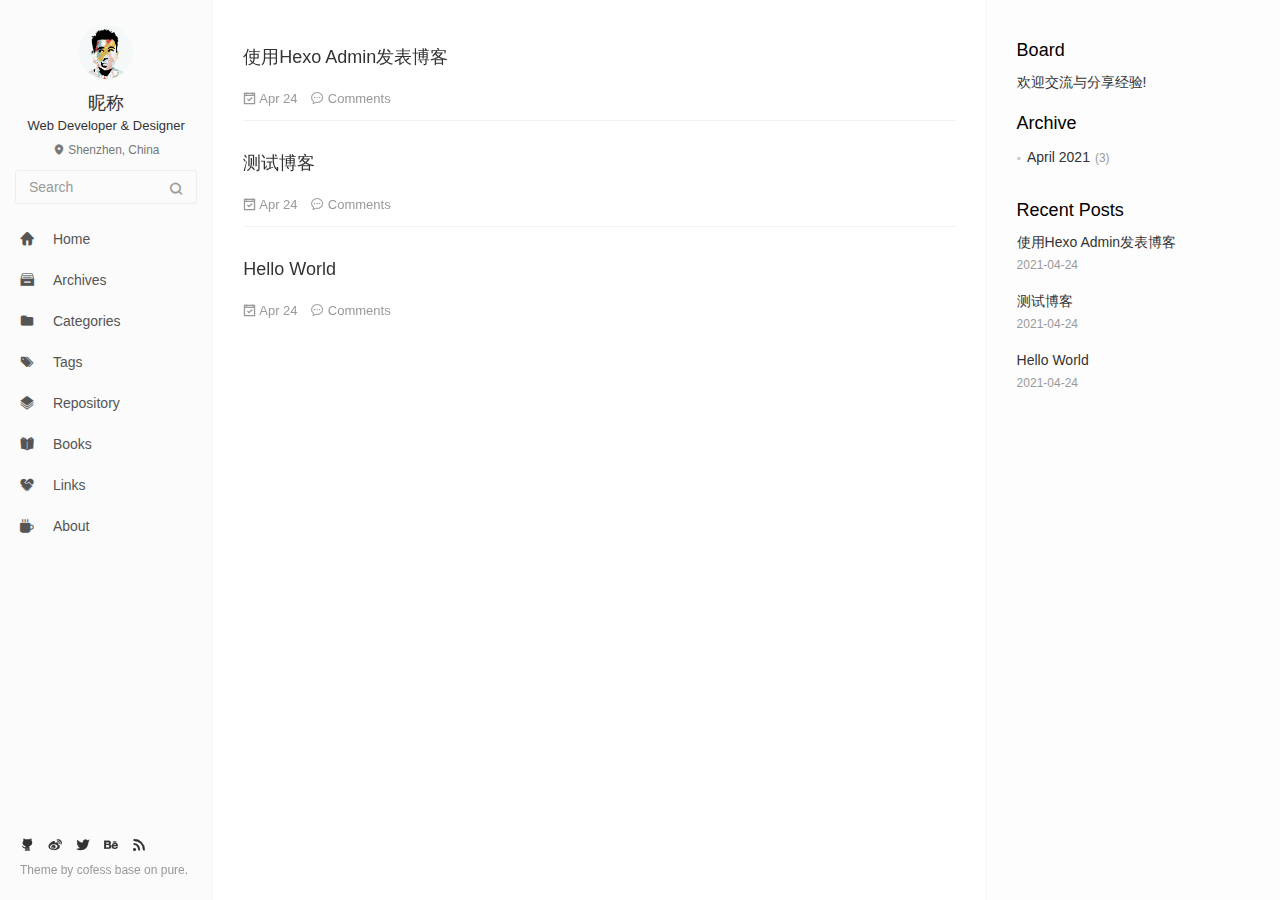
<file: index.html>
<!DOCTYPE html>
<html lang=en>
<head>
  <meta charset="utf-8">
  
  <meta http-equiv="X-UA-Compatible" content="IE=edge,chrome=1">
  <meta name="viewport" content="width=device-width, initial-scale=1, maximum-scale=1, minimum-scale=1, user-scalable=no, minimal-ui">
  <meta name="renderer" content="webkit">
  <meta http-equiv="Cache-Control" content="no-transform" />
  <meta http-equiv="Cache-Control" content="no-siteapp" />
  <meta name="apple-mobile-web-app-capable" content="yes">
  <meta name="apple-mobile-web-app-status-bar-style" content="black">
  <meta name="format-detection" content="telephone=no,email=no,adress=no">
  <!-- Color theme for statusbar -->
  <meta name="theme-color" content="#000000" />
  <!-- 强制页面在当前窗口以独立页面显示,防止别人在框架里调用页面 -->
  <meta http-equiv="window-target" content="_top" />
  
  
  <title>Hexo</title>
  <meta property="og:type" content="website">
<meta property="og:title" content="Hexo">
<meta property="og:url" content="http://example.com/index.html">
<meta property="og:site_name" content="Hexo">
<meta property="og:locale" content="en_US">
<meta property="article:author" content="John Doe">
<meta name="twitter:card" content="summary">
  <!-- Canonical links -->
  <link rel="canonical" href="http://example.com/index.html">
  
    <link rel="alternate" href="/atom.xml" title="Hexo" type="application/atom+xml">
  
  
    <link rel="icon" href="/favicon.png" type="image/x-icon">
  
  
<link rel="stylesheet" href="/css/style.css">

  
  
  
  
<meta name="generator" content="Hexo 5.4.0"></head>


<body class="main-center" itemscope itemtype="http://schema.org/WebPage">
  <header class="header" itemscope itemtype="http://schema.org/WPHeader">
  <div class="slimContent">
    <div class="navbar-header">
      
      
      <div class="profile-block text-center">
        <a id="avatar" href="https://github.com/cofess" target="_blank">
          <img class="img-circle img-rotate" src="/images/avatar.jpg" width="200" height="200">
        </a>
        <h2 id="name" class="hidden-xs hidden-sm">昵称</h2>
        <h3 id="title" class="hidden-xs hidden-sm hidden-md">Web Developer &amp; Designer</h3>
        <small id="location" class="text-muted hidden-xs hidden-sm"><i class="icon icon-map-marker"></i> Shenzhen, China</small>
      </div>
      
      <div class="search" id="search-form-wrap">

    <form class="search-form sidebar-form">
        <div class="input-group">
            <input type="text" class="search-form-input form-control" placeholder="Search" />
            <span class="input-group-btn">
                <button type="submit" class="search-form-submit btn btn-flat" onclick="return false;"><i class="icon icon-search"></i></button>
            </span>
        </div>
    </form>
    <div class="ins-search">
  <div class="ins-search-mask"></div>
  <div class="ins-search-container">
    <div class="ins-input-wrapper">
      <input type="text" class="ins-search-input" placeholder="Type something..." x-webkit-speech />
      <button type="button" class="close ins-close ins-selectable" data-dismiss="modal" aria-label="Close"><span aria-hidden="true">×</span></button>
    </div>
    <div class="ins-section-wrapper">
      <div class="ins-section-container"></div>
    </div>
  </div>
</div>


</div>
      <button class="navbar-toggle collapsed" type="button" data-toggle="collapse" data-target="#main-navbar" aria-controls="main-navbar" aria-expanded="false">
        <span class="sr-only">Toggle navigation</span>
        <span class="icon-bar"></span>
        <span class="icon-bar"></span>
        <span class="icon-bar"></span>
      </button>
    </div>
    <nav id="main-navbar" class="collapse navbar-collapse" itemscope itemtype="http://schema.org/SiteNavigationElement" role="navigation">
      <ul class="nav navbar-nav main-nav ">
        
        
        <li class="menu-item menu-item-home">
          <a href="/.">
            
            <i class="icon icon-home-fill"></i>
            
            <span class="menu-title">Home</span>
          </a>
        </li>
        
        
        <li class="menu-item menu-item-archives">
          <a href="/archives">
            
            <i class="icon icon-archives-fill"></i>
            
            <span class="menu-title">Archives</span>
          </a>
        </li>
        
        
        <li class="menu-item menu-item-categories">
          <a href="/categories">
            
            <i class="icon icon-folder"></i>
            
            <span class="menu-title">Categories</span>
          </a>
        </li>
        
        
        <li class="menu-item menu-item-tags">
          <a href="/tags">
            
            <i class="icon icon-tags"></i>
            
            <span class="menu-title">Tags</span>
          </a>
        </li>
        
        
        <li class="menu-item menu-item-repository">
          <a href="/repository">
            
            <i class="icon icon-project"></i>
            
            <span class="menu-title">Repository</span>
          </a>
        </li>
        
        
        <li class="menu-item menu-item-books">
          <a href="/books">
            
            <i class="icon icon-book-fill"></i>
            
            <span class="menu-title">Books</span>
          </a>
        </li>
        
        
        <li class="menu-item menu-item-links">
          <a href="/links">
            
            <i class="icon icon-friendship"></i>
            
            <span class="menu-title">Links</span>
          </a>
        </li>
        
        
        <li class="menu-item menu-item-about">
          <a href="/about">
            
            <i class="icon icon-cup-fill"></i>
            
            <span class="menu-title">About</span>
          </a>
        </li>
        
      </ul>
      
	
    <ul class="social-links">
    	
        <li><a href="https://github.com/cofess" target="_blank" title="Github" data-toggle=tooltip data-placement=top><i class="icon icon-github"></i></a></li>
        
        <li><a href="http://weibo.com/cofess" target="_blank" title="Weibo" data-toggle=tooltip data-placement=top><i class="icon icon-weibo"></i></a></li>
        
        <li><a href="https://twitter.com/iwebued" target="_blank" title="Twitter" data-toggle=tooltip data-placement=top><i class="icon icon-twitter"></i></a></li>
        
        <li><a href="https://www.behance.net/cofess" target="_blank" title="Behance" data-toggle=tooltip data-placement=top><i class="icon icon-behance"></i></a></li>
        
        <li><a href="/atom.xml" target="_blank" title="Rss" data-toggle=tooltip data-placement=top><i class="icon icon-rss"></i></a></li>
        
    </ul>

    </nav>
  </div>
</header>

  
    <aside class="sidebar" itemscope itemtype="http://schema.org/WPSideBar">
  <div class="slimContent">
    
      <div class="widget">
    <h3 class="widget-title">Board</h3>
    <div class="widget-body">
        <div id="board">
            <div class="content">
                <p>欢迎交流与分享经验!</p>
            </div>
        </div>
    </div>
</div>

    
      

    
      

    
      
    
      
  <div class="widget">
    <h3 class="widget-title">Archive</h3>
    <div class="widget-body">
      <ul class="archive-list"><li class="archive-list-item"><a class="archive-list-link" href="/archives/2021/04/">April 2021</a><span class="archive-list-count">3</span></li></ul>
    </div>
  </div>


    
      
  <div class="widget">
    <h3 class="widget-title">Recent Posts</h3>
    <div class="widget-body">
      <ul class="recent-post-list list-unstyled no-thumbnail">
        
          <li>
            
            <div class="item-inner">
              <p class="item-category">
                
              </p>
              <p class="item-title">
                <a href="/2021/04/24/%E4%BD%BF%E7%94%A8Hexo-Admin%E5%8F%91%E8%A1%A8%E5%8D%9A%E5%AE%A2/" class="title">使用Hexo Admin发表博客</a>
              </p>
              <p class="item-date">
                <time datetime="2021-04-24T14:27:00.000Z" itemprop="datePublished">2021-04-24</time>
              </p>
            </div>
          </li>
          
          <li>
            
            <div class="item-inner">
              <p class="item-category">
                
              </p>
              <p class="item-title">
                <a href="/2021/04/24/%E6%B5%8B%E8%AF%95%E5%8D%9A%E5%AE%A2/" class="title">测试博客</a>
              </p>
              <p class="item-date">
                <time datetime="2021-04-24T04:27:08.000Z" itemprop="datePublished">2021-04-24</time>
              </p>
            </div>
          </li>
          
          <li>
            
            <div class="item-inner">
              <p class="item-category">
                
              </p>
              <p class="item-title">
                <a href="/2021/04/24/hello-world/" class="title">Hello World</a>
              </p>
              <p class="item-date">
                <time datetime="2021-04-24T02:10:54.556Z" itemprop="datePublished">2021-04-24</time>
              </p>
            </div>
          </li>
          
      </ul>
    </div>
  </div>
  

    
  </div>
</aside>

  
  <main class="main" role="main">
  
  <div class="content article-list">
    
      <article class="article article-type-post" itemscope itemtype="http://schema.org/BlogPosting">
  <div class="article-header">
    
  
    <h1 itemprop="name">
      <a class="article-title" href="/2021/04/24/%E4%BD%BF%E7%94%A8Hexo-Admin%E5%8F%91%E8%A1%A8%E5%8D%9A%E5%AE%A2/">使用Hexo Admin发表博客</a>
    </h1>
  

  </div>
  
  <p class="article-meta">
    <span class="article-date">
    <i class="icon icon-calendar-check"></i>
	<a href="/2021/04/24/%E4%BD%BF%E7%94%A8Hexo-Admin%E5%8F%91%E8%A1%A8%E5%8D%9A%E5%AE%A2/" class="article-date">
	  <time datetime="2021-04-24T14:27:00.000Z" itemprop="datePublished">Apr 24</time>
	</a>
</span>
    
    

    <span class="post-comment"><i class="icon icon-comment"></i> <a href="/2021/04/24/%E4%BD%BF%E7%94%A8Hexo-Admin%E5%8F%91%E8%A1%A8%E5%8D%9A%E5%AE%A2/#comments" class="article-comment-link">Comments</a></span>
    
  </p>
</article>

    
      <article class="article article-type-post" itemscope itemtype="http://schema.org/BlogPosting">
  <div class="article-header">
    
  
    <h1 itemprop="name">
      <a class="article-title" href="/2021/04/24/%E6%B5%8B%E8%AF%95%E5%8D%9A%E5%AE%A2/">测试博客</a>
    </h1>
  

  </div>
  
  <p class="article-meta">
    <span class="article-date">
    <i class="icon icon-calendar-check"></i>
	<a href="/2021/04/24/%E6%B5%8B%E8%AF%95%E5%8D%9A%E5%AE%A2/" class="article-date">
	  <time datetime="2021-04-24T04:27:08.000Z" itemprop="datePublished">Apr 24</time>
	</a>
</span>
    
    

    <span class="post-comment"><i class="icon icon-comment"></i> <a href="/2021/04/24/%E6%B5%8B%E8%AF%95%E5%8D%9A%E5%AE%A2/#comments" class="article-comment-link">Comments</a></span>
    
  </p>
</article>

    
      <article class="article article-type-post" itemscope itemtype="http://schema.org/BlogPosting">
  <div class="article-header">
    
  
    <h1 itemprop="name">
      <a class="article-title" href="/2021/04/24/hello-world/">Hello World</a>
    </h1>
  

  </div>
  
  <p class="article-meta">
    <span class="article-date">
    <i class="icon icon-calendar-check"></i>
	<a href="/2021/04/24/hello-world/" class="article-date">
	  <time datetime="2021-04-24T02:10:54.556Z" itemprop="datePublished">Apr 24</time>
	</a>
</span>
    
    

    <span class="post-comment"><i class="icon icon-comment"></i> <a href="/2021/04/24/hello-world/#comments" class="article-comment-link">Comments</a></span>
    
  </p>
</article>

    
  </div>

   
</main>

  <footer class="footer" itemscope itemtype="http://schema.org/WPFooter">
	
	
    <ul class="social-links">
    	
        <li><a href="https://github.com/cofess" target="_blank" title="Github" data-toggle=tooltip data-placement=top><i class="icon icon-github"></i></a></li>
        
        <li><a href="http://weibo.com/cofess" target="_blank" title="Weibo" data-toggle=tooltip data-placement=top><i class="icon icon-weibo"></i></a></li>
        
        <li><a href="https://twitter.com/iwebued" target="_blank" title="Twitter" data-toggle=tooltip data-placement=top><i class="icon icon-twitter"></i></a></li>
        
        <li><a href="https://www.behance.net/cofess" target="_blank" title="Behance" data-toggle=tooltip data-placement=top><i class="icon icon-behance"></i></a></li>
        
        <li><a href="/atom.xml" target="_blank" title="Rss" data-toggle=tooltip data-placement=top><i class="icon icon-rss"></i></a></li>
        
    </ul>

    <div class="copyright">
    	
        <div class="publishby">
        	Theme by <a href="https://github.com/cofess" target="_blank"> cofess </a>base on <a href="https://github.com/cofess/hexo-theme-pure" target="_blank">pure</a>.
        </div>
    </div>
</footer>
  <script src="//cdn.jsdelivr.net/npm/jquery@1.12.4/dist/jquery.min.js"></script>
<script>
window.jQuery || document.write('<script src="js/jquery.min.js"><\/script>')
</script>

<script src="/js/plugin.min.js"></script>


<script src="/js/application.js"></script>


    <script>
(function (window) {
    var INSIGHT_CONFIG = {
        TRANSLATION: {
            POSTS: 'Posts',
            PAGES: 'Pages',
            CATEGORIES: 'Categories',
            TAGS: 'Tags',
            UNTITLED: '(Untitled)',
        },
        ROOT_URL: '/',
        CONTENT_URL: '/content.json',
    };
    window.INSIGHT_CONFIG = INSIGHT_CONFIG;
})(window);
</script>

<script src="/js/insight.js"></script>






   









</body>
</html>
</file>
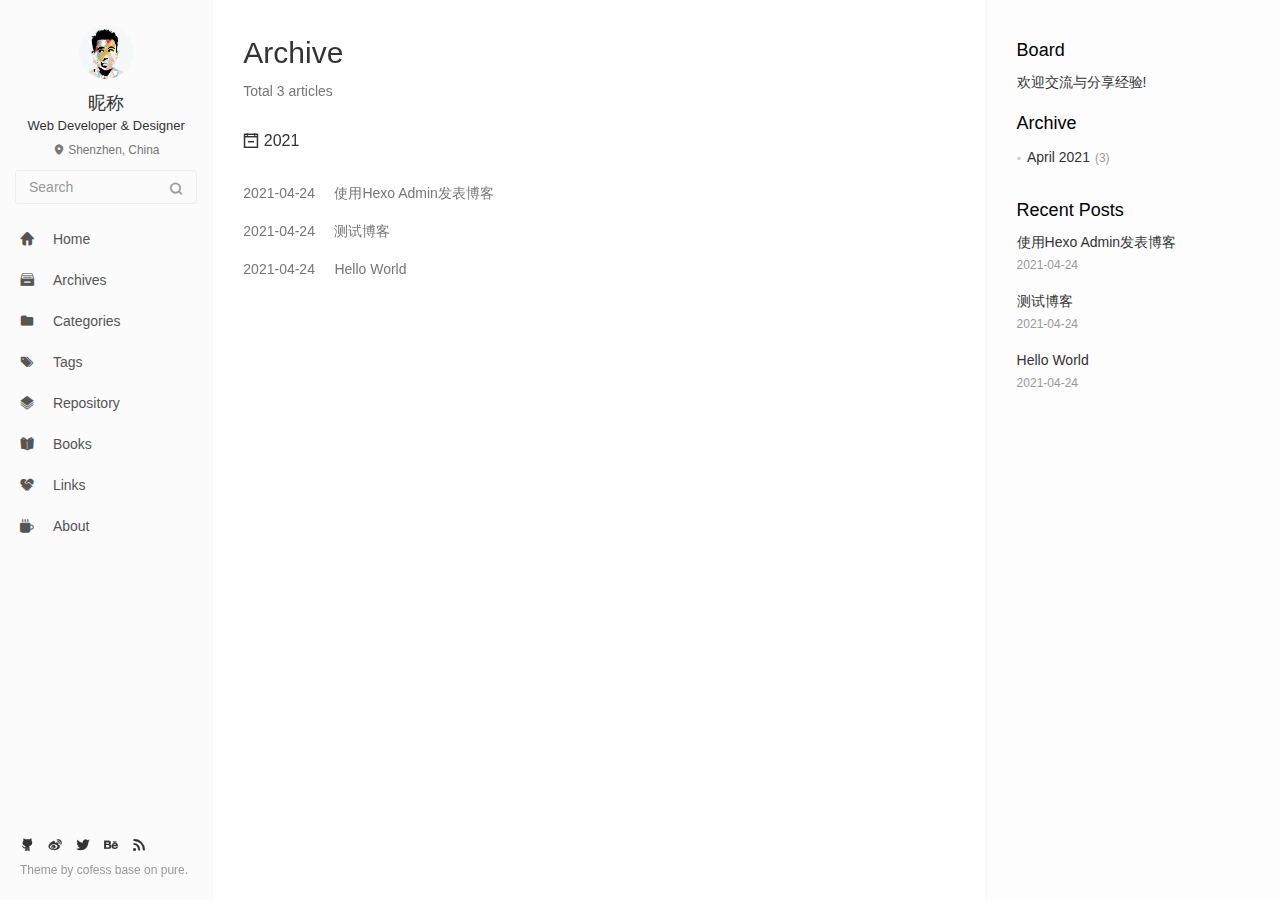
<file: archives/index.html>
<!DOCTYPE html>
<html lang=en>
<head>
  <meta charset="utf-8">
  
  <meta http-equiv="X-UA-Compatible" content="IE=edge,chrome=1">
  <meta name="viewport" content="width=device-width, initial-scale=1, maximum-scale=1, minimum-scale=1, user-scalable=no, minimal-ui">
  <meta name="renderer" content="webkit">
  <meta http-equiv="Cache-Control" content="no-transform" />
  <meta http-equiv="Cache-Control" content="no-siteapp" />
  <meta name="apple-mobile-web-app-capable" content="yes">
  <meta name="apple-mobile-web-app-status-bar-style" content="black">
  <meta name="format-detection" content="telephone=no,email=no,adress=no">
  <!-- Color theme for statusbar -->
  <meta name="theme-color" content="#000000" />
  <!-- 强制页面在当前窗口以独立页面显示,防止别人在框架里调用页面 -->
  <meta http-equiv="window-target" content="_top" />
  
  
  <title>Archive | Hexo</title>
  <meta property="og:type" content="website">
<meta property="og:title" content="Hexo">
<meta property="og:url" content="http://example.com/archives/index.html">
<meta property="og:site_name" content="Hexo">
<meta property="og:locale" content="en_US">
<meta property="article:author" content="John Doe">
<meta name="twitter:card" content="summary">
  <!-- Canonical links -->
  <link rel="canonical" href="http://example.com/archives/index.html">
  
    <link rel="alternate" href="/atom.xml" title="Hexo" type="application/atom+xml">
  
  
    <link rel="icon" href="/favicon.png" type="image/x-icon">
  
  
<link rel="stylesheet" href="/css/style.css">

  
  
  
  
<meta name="generator" content="Hexo 5.4.0"></head>


<body class="main-center" itemscope itemtype="http://schema.org/WebPage">
  <header class="header" itemscope itemtype="http://schema.org/WPHeader">
  <div class="slimContent">
    <div class="navbar-header">
      
      
      <div class="profile-block text-center">
        <a id="avatar" href="https://github.com/cofess" target="_blank">
          <img class="img-circle img-rotate" src="/images/avatar.jpg" width="200" height="200">
        </a>
        <h2 id="name" class="hidden-xs hidden-sm">昵称</h2>
        <h3 id="title" class="hidden-xs hidden-sm hidden-md">Web Developer &amp; Designer</h3>
        <small id="location" class="text-muted hidden-xs hidden-sm"><i class="icon icon-map-marker"></i> Shenzhen, China</small>
      </div>
      
      <div class="search" id="search-form-wrap">

    <form class="search-form sidebar-form">
        <div class="input-group">
            <input type="text" class="search-form-input form-control" placeholder="Search" />
            <span class="input-group-btn">
                <button type="submit" class="search-form-submit btn btn-flat" onclick="return false;"><i class="icon icon-search"></i></button>
            </span>
        </div>
    </form>
    <div class="ins-search">
  <div class="ins-search-mask"></div>
  <div class="ins-search-container">
    <div class="ins-input-wrapper">
      <input type="text" class="ins-search-input" placeholder="Type something..." x-webkit-speech />
      <button type="button" class="close ins-close ins-selectable" data-dismiss="modal" aria-label="Close"><span aria-hidden="true">×</span></button>
    </div>
    <div class="ins-section-wrapper">
      <div class="ins-section-container"></div>
    </div>
  </div>
</div>


</div>
      <button class="navbar-toggle collapsed" type="button" data-toggle="collapse" data-target="#main-navbar" aria-controls="main-navbar" aria-expanded="false">
        <span class="sr-only">Toggle navigation</span>
        <span class="icon-bar"></span>
        <span class="icon-bar"></span>
        <span class="icon-bar"></span>
      </button>
    </div>
    <nav id="main-navbar" class="collapse navbar-collapse" itemscope itemtype="http://schema.org/SiteNavigationElement" role="navigation">
      <ul class="nav navbar-nav main-nav ">
        
        
        <li class="menu-item menu-item-home">
          <a href="/.">
            
            <i class="icon icon-home-fill"></i>
            
            <span class="menu-title">Home</span>
          </a>
        </li>
        
        
        <li class="menu-item menu-item-archives">
          <a href="/archives">
            
            <i class="icon icon-archives-fill"></i>
            
            <span class="menu-title">Archives</span>
          </a>
        </li>
        
        
        <li class="menu-item menu-item-categories">
          <a href="/categories">
            
            <i class="icon icon-folder"></i>
            
            <span class="menu-title">Categories</span>
          </a>
        </li>
        
        
        <li class="menu-item menu-item-tags">
          <a href="/tags">
            
            <i class="icon icon-tags"></i>
            
            <span class="menu-title">Tags</span>
          </a>
        </li>
        
        
        <li class="menu-item menu-item-repository">
          <a href="/repository">
            
            <i class="icon icon-project"></i>
            
            <span class="menu-title">Repository</span>
          </a>
        </li>
        
        
        <li class="menu-item menu-item-books">
          <a href="/books">
            
            <i class="icon icon-book-fill"></i>
            
            <span class="menu-title">Books</span>
          </a>
        </li>
        
        
        <li class="menu-item menu-item-links">
          <a href="/links">
            
            <i class="icon icon-friendship"></i>
            
            <span class="menu-title">Links</span>
          </a>
        </li>
        
        
        <li class="menu-item menu-item-about">
          <a href="/about">
            
            <i class="icon icon-cup-fill"></i>
            
            <span class="menu-title">About</span>
          </a>
        </li>
        
      </ul>
      
	
    <ul class="social-links">
    	
        <li><a href="https://github.com/cofess" target="_blank" title="Github" data-toggle=tooltip data-placement=top><i class="icon icon-github"></i></a></li>
        
        <li><a href="http://weibo.com/cofess" target="_blank" title="Weibo" data-toggle=tooltip data-placement=top><i class="icon icon-weibo"></i></a></li>
        
        <li><a href="https://twitter.com/iwebued" target="_blank" title="Twitter" data-toggle=tooltip data-placement=top><i class="icon icon-twitter"></i></a></li>
        
        <li><a href="https://www.behance.net/cofess" target="_blank" title="Behance" data-toggle=tooltip data-placement=top><i class="icon icon-behance"></i></a></li>
        
        <li><a href="/atom.xml" target="_blank" title="Rss" data-toggle=tooltip data-placement=top><i class="icon icon-rss"></i></a></li>
        
    </ul>

    </nav>
  </div>
</header>

  
    <aside class="sidebar" itemscope itemtype="http://schema.org/WPSideBar">
  <div class="slimContent">
    
      <div class="widget">
    <h3 class="widget-title">Board</h3>
    <div class="widget-body">
        <div id="board">
            <div class="content">
                <p>欢迎交流与分享经验!</p>
            </div>
        </div>
    </div>
</div>

    
      

    
      

    
      
    
      
  <div class="widget">
    <h3 class="widget-title">Archive</h3>
    <div class="widget-body">
      <ul class="archive-list"><li class="archive-list-item"><a class="archive-list-link" href="/archives/2021/04/">April 2021</a><span class="archive-list-count">3</span></li></ul>
    </div>
  </div>


    
      
  <div class="widget">
    <h3 class="widget-title">Recent Posts</h3>
    <div class="widget-body">
      <ul class="recent-post-list list-unstyled no-thumbnail">
        
          <li>
            
            <div class="item-inner">
              <p class="item-category">
                
              </p>
              <p class="item-title">
                <a href="/2021/04/24/%E4%BD%BF%E7%94%A8Hexo-Admin%E5%8F%91%E8%A1%A8%E5%8D%9A%E5%AE%A2/" class="title">使用Hexo Admin发表博客</a>
              </p>
              <p class="item-date">
                <time datetime="2021-04-24T14:27:00.000Z" itemprop="datePublished">2021-04-24</time>
              </p>
            </div>
          </li>
          
          <li>
            
            <div class="item-inner">
              <p class="item-category">
                
              </p>
              <p class="item-title">
                <a href="/2021/04/24/%E6%B5%8B%E8%AF%95%E5%8D%9A%E5%AE%A2/" class="title">测试博客</a>
              </p>
              <p class="item-date">
                <time datetime="2021-04-24T04:27:08.000Z" itemprop="datePublished">2021-04-24</time>
              </p>
            </div>
          </li>
          
          <li>
            
            <div class="item-inner">
              <p class="item-category">
                
              </p>
              <p class="item-title">
                <a href="/2021/04/24/hello-world/" class="title">Hello World</a>
              </p>
              <p class="item-date">
                <time datetime="2021-04-24T02:10:54.556Z" itemprop="datePublished">2021-04-24</time>
              </p>
            </div>
          </li>
          
      </ul>
    </div>
  </div>
  

    
  </div>
</aside>

  
  
<main class="main" role="main">
  	<article class="content article article-archives article-type-list" itemscope="">
	    <header class="article-header">
	      <h1 itemprop="title">Archive</h1>
	      <p class="text-muted">Total 3 articles</p>
	    </header>
	    <div class="article-body">
	      
  
  
    
    
      
      
      <section class="panel panel-default b-no">
        <div class="panel-heading" role="tab">
          <h3 class="panel-title">
            <a data-toggle="collapse" href="#collapse2021" aria-expanded="true">
              <i class="icon icon-calendar-plus text-active"></i><i class="icon icon-calendar-minus text"></i>
              2021
            </a>
            <!-- <a href="/archives/2021" class="archive-year">2021</a> -->
          </h3>
        </div>
        <div id="collapse2021" class="panel-collapse collapse in" role="tabpanel" aria-labelledby="heading2021">
        <div class="panel-body">
          <div class="collection">
    
    
<a href="/2021/04/24/%E4%BD%BF%E7%94%A8Hexo-Admin%E5%8F%91%E8%A1%A8%E5%8D%9A%E5%AE%A2/" class="collection-item" target="_blank" itemprop="url">
  <time datetime="2021-04-24T14:27:00.000Z" itemprop="datePublished">2021-04-24</time>
  <span>&nbsp;&nbsp;&nbsp;</span> 使用Hexo Admin发表博客
</a>


  
    
    
    
<a href="/2021/04/24/%E6%B5%8B%E8%AF%95%E5%8D%9A%E5%AE%A2/" class="collection-item" target="_blank" itemprop="url">
  <time datetime="2021-04-24T04:27:08.000Z" itemprop="datePublished">2021-04-24</time>
  <span>&nbsp;&nbsp;&nbsp;</span> 测试博客
</a>


  
    
    
    
<a href="/2021/04/24/hello-world/" class="collection-item" target="_blank" itemprop="url">
  <time datetime="2021-04-24T02:10:54.556Z" itemprop="datePublished">2021-04-24</time>
  <span>&nbsp;&nbsp;&nbsp;</span> Hello World
</a>


  
  
    </div></div></div></section>
  

	    </div>
  	</article>
  	 	
</main>

  <footer class="footer" itemscope itemtype="http://schema.org/WPFooter">
	
	
    <ul class="social-links">
    	
        <li><a href="https://github.com/cofess" target="_blank" title="Github" data-toggle=tooltip data-placement=top><i class="icon icon-github"></i></a></li>
        
        <li><a href="http://weibo.com/cofess" target="_blank" title="Weibo" data-toggle=tooltip data-placement=top><i class="icon icon-weibo"></i></a></li>
        
        <li><a href="https://twitter.com/iwebued" target="_blank" title="Twitter" data-toggle=tooltip data-placement=top><i class="icon icon-twitter"></i></a></li>
        
        <li><a href="https://www.behance.net/cofess" target="_blank" title="Behance" data-toggle=tooltip data-placement=top><i class="icon icon-behance"></i></a></li>
        
        <li><a href="/atom.xml" target="_blank" title="Rss" data-toggle=tooltip data-placement=top><i class="icon icon-rss"></i></a></li>
        
    </ul>

    <div class="copyright">
    	
        <div class="publishby">
        	Theme by <a href="https://github.com/cofess" target="_blank"> cofess </a>base on <a href="https://github.com/cofess/hexo-theme-pure" target="_blank">pure</a>.
        </div>
    </div>
</footer>
  <script src="//cdn.jsdelivr.net/npm/jquery@1.12.4/dist/jquery.min.js"></script>
<script>
window.jQuery || document.write('<script src="js/jquery.min.js"><\/script>')
</script>

<script src="/js/plugin.min.js"></script>


<script src="/js/application.js"></script>


    <script>
(function (window) {
    var INSIGHT_CONFIG = {
        TRANSLATION: {
            POSTS: 'Posts',
            PAGES: 'Pages',
            CATEGORIES: 'Categories',
            TAGS: 'Tags',
            UNTITLED: '(Untitled)',
        },
        ROOT_URL: '/',
        CONTENT_URL: '/content.json',
    };
    window.INSIGHT_CONFIG = INSIGHT_CONFIG;
})(window);
</script>

<script src="/js/insight.js"></script>












</body>
</html>
</file>
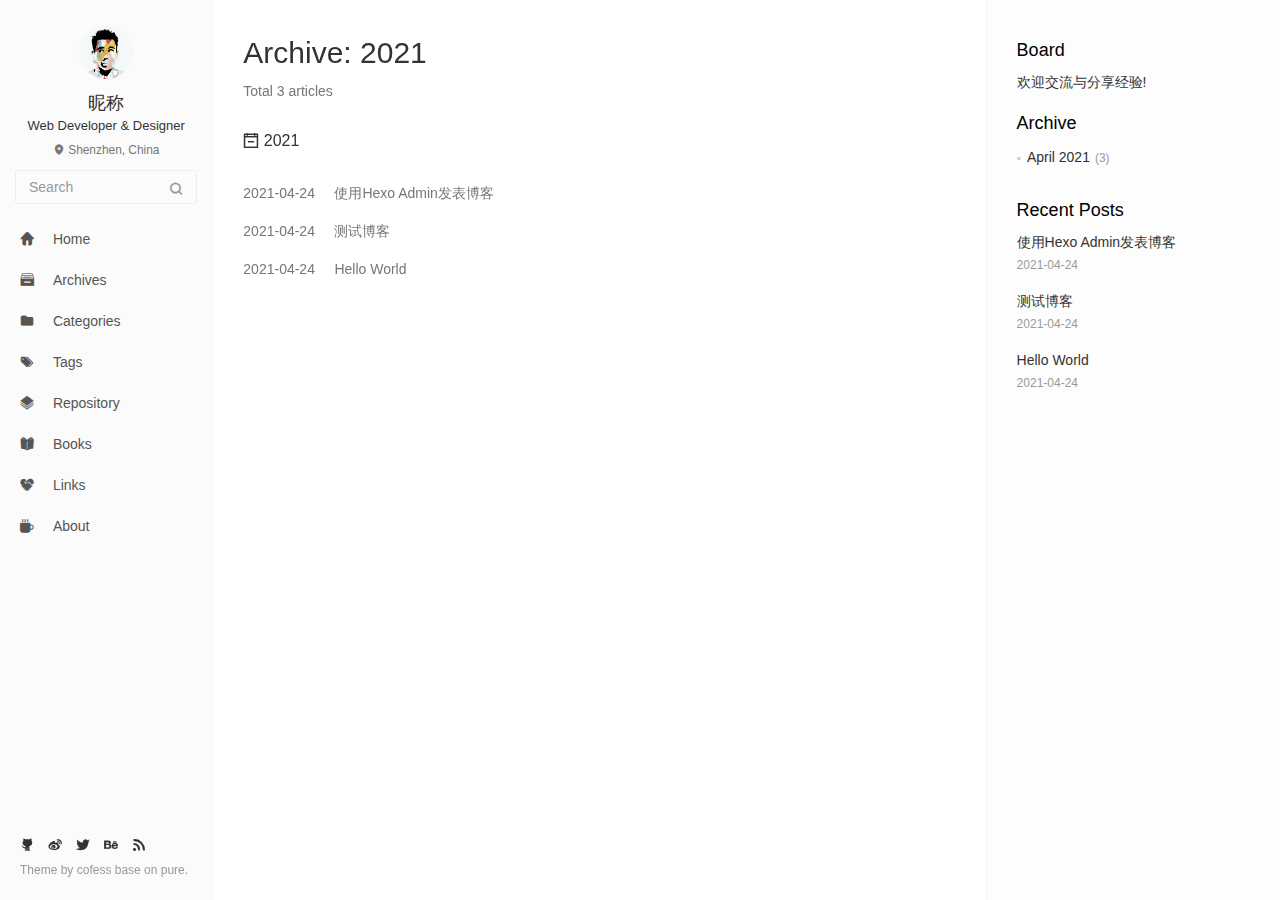
<file: archives/2021/index.html>
<!DOCTYPE html>
<html lang=en>
<head>
  <meta charset="utf-8">
  
  <meta http-equiv="X-UA-Compatible" content="IE=edge,chrome=1">
  <meta name="viewport" content="width=device-width, initial-scale=1, maximum-scale=1, minimum-scale=1, user-scalable=no, minimal-ui">
  <meta name="renderer" content="webkit">
  <meta http-equiv="Cache-Control" content="no-transform" />
  <meta http-equiv="Cache-Control" content="no-siteapp" />
  <meta name="apple-mobile-web-app-capable" content="yes">
  <meta name="apple-mobile-web-app-status-bar-style" content="black">
  <meta name="format-detection" content="telephone=no,email=no,adress=no">
  <!-- Color theme for statusbar -->
  <meta name="theme-color" content="#000000" />
  <!-- 强制页面在当前窗口以独立页面显示,防止别人在框架里调用页面 -->
  <meta http-equiv="window-target" content="_top" />
  
  
  <title>Archive: 2021 | Hexo</title>
  <meta property="og:type" content="website">
<meta property="og:title" content="Hexo">
<meta property="og:url" content="http://example.com/archives/2021/index.html">
<meta property="og:site_name" content="Hexo">
<meta property="og:locale" content="en_US">
<meta property="article:author" content="John Doe">
<meta name="twitter:card" content="summary">
  <!-- Canonical links -->
  <link rel="canonical" href="http://example.com/archives/2021/index.html">
  
    <link rel="alternate" href="/atom.xml" title="Hexo" type="application/atom+xml">
  
  
    <link rel="icon" href="/favicon.png" type="image/x-icon">
  
  
<link rel="stylesheet" href="/css/style.css">

  
  
  
  
<meta name="generator" content="Hexo 5.4.0"></head>


<body class="main-center" itemscope itemtype="http://schema.org/WebPage">
  <header class="header" itemscope itemtype="http://schema.org/WPHeader">
  <div class="slimContent">
    <div class="navbar-header">
      
      
      <div class="profile-block text-center">
        <a id="avatar" href="https://github.com/cofess" target="_blank">
          <img class="img-circle img-rotate" src="/images/avatar.jpg" width="200" height="200">
        </a>
        <h2 id="name" class="hidden-xs hidden-sm">昵称</h2>
        <h3 id="title" class="hidden-xs hidden-sm hidden-md">Web Developer &amp; Designer</h3>
        <small id="location" class="text-muted hidden-xs hidden-sm"><i class="icon icon-map-marker"></i> Shenzhen, China</small>
      </div>
      
      <div class="search" id="search-form-wrap">

    <form class="search-form sidebar-form">
        <div class="input-group">
            <input type="text" class="search-form-input form-control" placeholder="Search" />
            <span class="input-group-btn">
                <button type="submit" class="search-form-submit btn btn-flat" onclick="return false;"><i class="icon icon-search"></i></button>
            </span>
        </div>
    </form>
    <div class="ins-search">
  <div class="ins-search-mask"></div>
  <div class="ins-search-container">
    <div class="ins-input-wrapper">
      <input type="text" class="ins-search-input" placeholder="Type something..." x-webkit-speech />
      <button type="button" class="close ins-close ins-selectable" data-dismiss="modal" aria-label="Close"><span aria-hidden="true">×</span></button>
    </div>
    <div class="ins-section-wrapper">
      <div class="ins-section-container"></div>
    </div>
  </div>
</div>


</div>
      <button class="navbar-toggle collapsed" type="button" data-toggle="collapse" data-target="#main-navbar" aria-controls="main-navbar" aria-expanded="false">
        <span class="sr-only">Toggle navigation</span>
        <span class="icon-bar"></span>
        <span class="icon-bar"></span>
        <span class="icon-bar"></span>
      </button>
    </div>
    <nav id="main-navbar" class="collapse navbar-collapse" itemscope itemtype="http://schema.org/SiteNavigationElement" role="navigation">
      <ul class="nav navbar-nav main-nav ">
        
        
        <li class="menu-item menu-item-home">
          <a href="/.">
            
            <i class="icon icon-home-fill"></i>
            
            <span class="menu-title">Home</span>
          </a>
        </li>
        
        
        <li class="menu-item menu-item-archives">
          <a href="/archives">
            
            <i class="icon icon-archives-fill"></i>
            
            <span class="menu-title">Archives</span>
          </a>
        </li>
        
        
        <li class="menu-item menu-item-categories">
          <a href="/categories">
            
            <i class="icon icon-folder"></i>
            
            <span class="menu-title">Categories</span>
          </a>
        </li>
        
        
        <li class="menu-item menu-item-tags">
          <a href="/tags">
            
            <i class="icon icon-tags"></i>
            
            <span class="menu-title">Tags</span>
          </a>
        </li>
        
        
        <li class="menu-item menu-item-repository">
          <a href="/repository">
            
            <i class="icon icon-project"></i>
            
            <span class="menu-title">Repository</span>
          </a>
        </li>
        
        
        <li class="menu-item menu-item-books">
          <a href="/books">
            
            <i class="icon icon-book-fill"></i>
            
            <span class="menu-title">Books</span>
          </a>
        </li>
        
        
        <li class="menu-item menu-item-links">
          <a href="/links">
            
            <i class="icon icon-friendship"></i>
            
            <span class="menu-title">Links</span>
          </a>
        </li>
        
        
        <li class="menu-item menu-item-about">
          <a href="/about">
            
            <i class="icon icon-cup-fill"></i>
            
            <span class="menu-title">About</span>
          </a>
        </li>
        
      </ul>
      
	
    <ul class="social-links">
    	
        <li><a href="https://github.com/cofess" target="_blank" title="Github" data-toggle=tooltip data-placement=top><i class="icon icon-github"></i></a></li>
        
        <li><a href="http://weibo.com/cofess" target="_blank" title="Weibo" data-toggle=tooltip data-placement=top><i class="icon icon-weibo"></i></a></li>
        
        <li><a href="https://twitter.com/iwebued" target="_blank" title="Twitter" data-toggle=tooltip data-placement=top><i class="icon icon-twitter"></i></a></li>
        
        <li><a href="https://www.behance.net/cofess" target="_blank" title="Behance" data-toggle=tooltip data-placement=top><i class="icon icon-behance"></i></a></li>
        
        <li><a href="/atom.xml" target="_blank" title="Rss" data-toggle=tooltip data-placement=top><i class="icon icon-rss"></i></a></li>
        
    </ul>

    </nav>
  </div>
</header>

  
    <aside class="sidebar" itemscope itemtype="http://schema.org/WPSideBar">
  <div class="slimContent">
    
      <div class="widget">
    <h3 class="widget-title">Board</h3>
    <div class="widget-body">
        <div id="board">
            <div class="content">
                <p>欢迎交流与分享经验!</p>
            </div>
        </div>
    </div>
</div>

    
      

    
      

    
      
    
      
  <div class="widget">
    <h3 class="widget-title">Archive</h3>
    <div class="widget-body">
      <ul class="archive-list"><li class="archive-list-item"><a class="archive-list-link" href="/archives/2021/04/">April 2021</a><span class="archive-list-count">3</span></li></ul>
    </div>
  </div>


    
      
  <div class="widget">
    <h3 class="widget-title">Recent Posts</h3>
    <div class="widget-body">
      <ul class="recent-post-list list-unstyled no-thumbnail">
        
          <li>
            
            <div class="item-inner">
              <p class="item-category">
                
              </p>
              <p class="item-title">
                <a href="/2021/04/24/%E4%BD%BF%E7%94%A8Hexo-Admin%E5%8F%91%E8%A1%A8%E5%8D%9A%E5%AE%A2/" class="title">使用Hexo Admin发表博客</a>
              </p>
              <p class="item-date">
                <time datetime="2021-04-24T14:27:00.000Z" itemprop="datePublished">2021-04-24</time>
              </p>
            </div>
          </li>
          
          <li>
            
            <div class="item-inner">
              <p class="item-category">
                
              </p>
              <p class="item-title">
                <a href="/2021/04/24/%E6%B5%8B%E8%AF%95%E5%8D%9A%E5%AE%A2/" class="title">测试博客</a>
              </p>
              <p class="item-date">
                <time datetime="2021-04-24T04:27:08.000Z" itemprop="datePublished">2021-04-24</time>
              </p>
            </div>
          </li>
          
          <li>
            
            <div class="item-inner">
              <p class="item-category">
                
              </p>
              <p class="item-title">
                <a href="/2021/04/24/hello-world/" class="title">Hello World</a>
              </p>
              <p class="item-date">
                <time datetime="2021-04-24T02:10:54.556Z" itemprop="datePublished">2021-04-24</time>
              </p>
            </div>
          </li>
          
      </ul>
    </div>
  </div>
  

    
  </div>
</aside>

  
  
<main class="main" role="main">
  	<article class="content article article-archives article-type-list" itemscope="">
	    <header class="article-header">
	      <h1 itemprop="title">Archive: 2021</h1>
	      <p class="text-muted">Total 3 articles</p>
	    </header>
	    <div class="article-body">
	      
  
  
    
    
      
      
      <section class="panel panel-default b-no">
        <div class="panel-heading" role="tab">
          <h3 class="panel-title">
            <a data-toggle="collapse" href="#collapse2021" aria-expanded="true">
              <i class="icon icon-calendar-plus text-active"></i><i class="icon icon-calendar-minus text"></i>
              2021
            </a>
            <!-- <a href="/archives/2021" class="archive-year">2021</a> -->
          </h3>
        </div>
        <div id="collapse2021" class="panel-collapse collapse in" role="tabpanel" aria-labelledby="heading2021">
        <div class="panel-body">
          <div class="collection">
    
    
<a href="/2021/04/24/%E4%BD%BF%E7%94%A8Hexo-Admin%E5%8F%91%E8%A1%A8%E5%8D%9A%E5%AE%A2/" class="collection-item" target="_blank" itemprop="url">
  <time datetime="2021-04-24T14:27:00.000Z" itemprop="datePublished">2021-04-24</time>
  <span>&nbsp;&nbsp;&nbsp;</span> 使用Hexo Admin发表博客
</a>


  
    
    
    
<a href="/2021/04/24/%E6%B5%8B%E8%AF%95%E5%8D%9A%E5%AE%A2/" class="collection-item" target="_blank" itemprop="url">
  <time datetime="2021-04-24T04:27:08.000Z" itemprop="datePublished">2021-04-24</time>
  <span>&nbsp;&nbsp;&nbsp;</span> 测试博客
</a>


  
    
    
    
<a href="/2021/04/24/hello-world/" class="collection-item" target="_blank" itemprop="url">
  <time datetime="2021-04-24T02:10:54.556Z" itemprop="datePublished">2021-04-24</time>
  <span>&nbsp;&nbsp;&nbsp;</span> Hello World
</a>


  
  
    </div></div></div></section>
  

	    </div>
  	</article>
  	 	
</main>

  <footer class="footer" itemscope itemtype="http://schema.org/WPFooter">
	
	
    <ul class="social-links">
    	
        <li><a href="https://github.com/cofess" target="_blank" title="Github" data-toggle=tooltip data-placement=top><i class="icon icon-github"></i></a></li>
        
        <li><a href="http://weibo.com/cofess" target="_blank" title="Weibo" data-toggle=tooltip data-placement=top><i class="icon icon-weibo"></i></a></li>
        
        <li><a href="https://twitter.com/iwebued" target="_blank" title="Twitter" data-toggle=tooltip data-placement=top><i class="icon icon-twitter"></i></a></li>
        
        <li><a href="https://www.behance.net/cofess" target="_blank" title="Behance" data-toggle=tooltip data-placement=top><i class="icon icon-behance"></i></a></li>
        
        <li><a href="/atom.xml" target="_blank" title="Rss" data-toggle=tooltip data-placement=top><i class="icon icon-rss"></i></a></li>
        
    </ul>

    <div class="copyright">
    	
        <div class="publishby">
        	Theme by <a href="https://github.com/cofess" target="_blank"> cofess </a>base on <a href="https://github.com/cofess/hexo-theme-pure" target="_blank">pure</a>.
        </div>
    </div>
</footer>
  <script src="//cdn.jsdelivr.net/npm/jquery@1.12.4/dist/jquery.min.js"></script>
<script>
window.jQuery || document.write('<script src="js/jquery.min.js"><\/script>')
</script>

<script src="/js/plugin.min.js"></script>


<script src="/js/application.js"></script>


    <script>
(function (window) {
    var INSIGHT_CONFIG = {
        TRANSLATION: {
            POSTS: 'Posts',
            PAGES: 'Pages',
            CATEGORIES: 'Categories',
            TAGS: 'Tags',
            UNTITLED: '(Untitled)',
        },
        ROOT_URL: '/',
        CONTENT_URL: '/content.json',
    };
    window.INSIGHT_CONFIG = INSIGHT_CONFIG;
})(window);
</script>

<script src="/js/insight.js"></script>












</body>
</html>
</file>
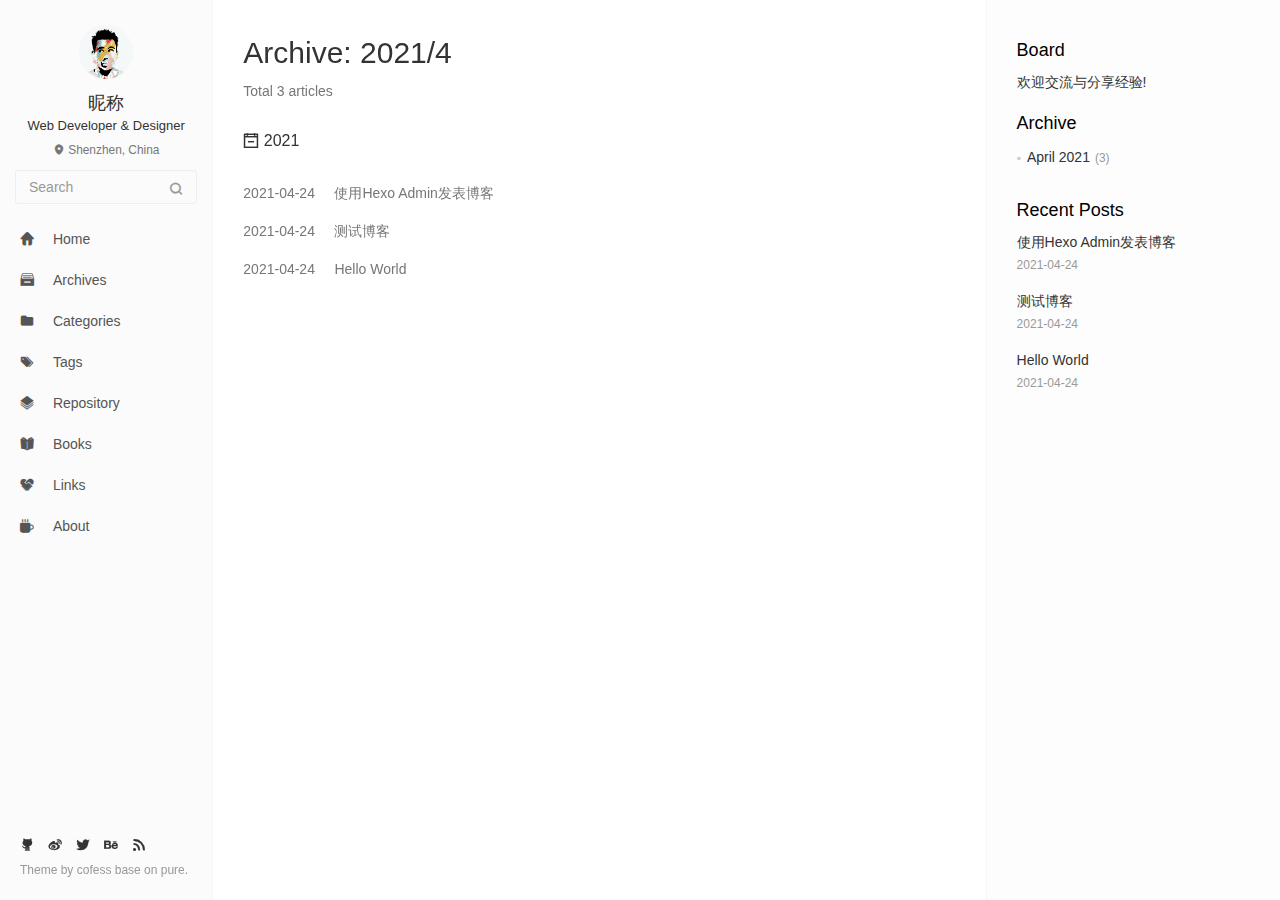
<file: archives/2021/04/index.html>
<!DOCTYPE html>
<html lang=en>
<head>
  <meta charset="utf-8">
  
  <meta http-equiv="X-UA-Compatible" content="IE=edge,chrome=1">
  <meta name="viewport" content="width=device-width, initial-scale=1, maximum-scale=1, minimum-scale=1, user-scalable=no, minimal-ui">
  <meta name="renderer" content="webkit">
  <meta http-equiv="Cache-Control" content="no-transform" />
  <meta http-equiv="Cache-Control" content="no-siteapp" />
  <meta name="apple-mobile-web-app-capable" content="yes">
  <meta name="apple-mobile-web-app-status-bar-style" content="black">
  <meta name="format-detection" content="telephone=no,email=no,adress=no">
  <!-- Color theme for statusbar -->
  <meta name="theme-color" content="#000000" />
  <!-- 强制页面在当前窗口以独立页面显示,防止别人在框架里调用页面 -->
  <meta http-equiv="window-target" content="_top" />
  
  
  <title>Archive: 2021/4 | Hexo</title>
  <meta property="og:type" content="website">
<meta property="og:title" content="Hexo">
<meta property="og:url" content="http://example.com/archives/2021/04/index.html">
<meta property="og:site_name" content="Hexo">
<meta property="og:locale" content="en_US">
<meta property="article:author" content="John Doe">
<meta name="twitter:card" content="summary">
  <!-- Canonical links -->
  <link rel="canonical" href="http://example.com/archives/2021/04/index.html">
  
    <link rel="alternate" href="/atom.xml" title="Hexo" type="application/atom+xml">
  
  
    <link rel="icon" href="/favicon.png" type="image/x-icon">
  
  
<link rel="stylesheet" href="/css/style.css">

  
  
  
  
<meta name="generator" content="Hexo 5.4.0"></head>


<body class="main-center" itemscope itemtype="http://schema.org/WebPage">
  <header class="header" itemscope itemtype="http://schema.org/WPHeader">
  <div class="slimContent">
    <div class="navbar-header">
      
      
      <div class="profile-block text-center">
        <a id="avatar" href="https://github.com/cofess" target="_blank">
          <img class="img-circle img-rotate" src="/images/avatar.jpg" width="200" height="200">
        </a>
        <h2 id="name" class="hidden-xs hidden-sm">昵称</h2>
        <h3 id="title" class="hidden-xs hidden-sm hidden-md">Web Developer &amp; Designer</h3>
        <small id="location" class="text-muted hidden-xs hidden-sm"><i class="icon icon-map-marker"></i> Shenzhen, China</small>
      </div>
      
      <div class="search" id="search-form-wrap">

    <form class="search-form sidebar-form">
        <div class="input-group">
            <input type="text" class="search-form-input form-control" placeholder="Search" />
            <span class="input-group-btn">
                <button type="submit" class="search-form-submit btn btn-flat" onclick="return false;"><i class="icon icon-search"></i></button>
            </span>
        </div>
    </form>
    <div class="ins-search">
  <div class="ins-search-mask"></div>
  <div class="ins-search-container">
    <div class="ins-input-wrapper">
      <input type="text" class="ins-search-input" placeholder="Type something..." x-webkit-speech />
      <button type="button" class="close ins-close ins-selectable" data-dismiss="modal" aria-label="Close"><span aria-hidden="true">×</span></button>
    </div>
    <div class="ins-section-wrapper">
      <div class="ins-section-container"></div>
    </div>
  </div>
</div>


</div>
      <button class="navbar-toggle collapsed" type="button" data-toggle="collapse" data-target="#main-navbar" aria-controls="main-navbar" aria-expanded="false">
        <span class="sr-only">Toggle navigation</span>
        <span class="icon-bar"></span>
        <span class="icon-bar"></span>
        <span class="icon-bar"></span>
      </button>
    </div>
    <nav id="main-navbar" class="collapse navbar-collapse" itemscope itemtype="http://schema.org/SiteNavigationElement" role="navigation">
      <ul class="nav navbar-nav main-nav ">
        
        
        <li class="menu-item menu-item-home">
          <a href="/.">
            
            <i class="icon icon-home-fill"></i>
            
            <span class="menu-title">Home</span>
          </a>
        </li>
        
        
        <li class="menu-item menu-item-archives">
          <a href="/archives">
            
            <i class="icon icon-archives-fill"></i>
            
            <span class="menu-title">Archives</span>
          </a>
        </li>
        
        
        <li class="menu-item menu-item-categories">
          <a href="/categories">
            
            <i class="icon icon-folder"></i>
            
            <span class="menu-title">Categories</span>
          </a>
        </li>
        
        
        <li class="menu-item menu-item-tags">
          <a href="/tags">
            
            <i class="icon icon-tags"></i>
            
            <span class="menu-title">Tags</span>
          </a>
        </li>
        
        
        <li class="menu-item menu-item-repository">
          <a href="/repository">
            
            <i class="icon icon-project"></i>
            
            <span class="menu-title">Repository</span>
          </a>
        </li>
        
        
        <li class="menu-item menu-item-books">
          <a href="/books">
            
            <i class="icon icon-book-fill"></i>
            
            <span class="menu-title">Books</span>
          </a>
        </li>
        
        
        <li class="menu-item menu-item-links">
          <a href="/links">
            
            <i class="icon icon-friendship"></i>
            
            <span class="menu-title">Links</span>
          </a>
        </li>
        
        
        <li class="menu-item menu-item-about">
          <a href="/about">
            
            <i class="icon icon-cup-fill"></i>
            
            <span class="menu-title">About</span>
          </a>
        </li>
        
      </ul>
      
	
    <ul class="social-links">
    	
        <li><a href="https://github.com/cofess" target="_blank" title="Github" data-toggle=tooltip data-placement=top><i class="icon icon-github"></i></a></li>
        
        <li><a href="http://weibo.com/cofess" target="_blank" title="Weibo" data-toggle=tooltip data-placement=top><i class="icon icon-weibo"></i></a></li>
        
        <li><a href="https://twitter.com/iwebued" target="_blank" title="Twitter" data-toggle=tooltip data-placement=top><i class="icon icon-twitter"></i></a></li>
        
        <li><a href="https://www.behance.net/cofess" target="_blank" title="Behance" data-toggle=tooltip data-placement=top><i class="icon icon-behance"></i></a></li>
        
        <li><a href="/atom.xml" target="_blank" title="Rss" data-toggle=tooltip data-placement=top><i class="icon icon-rss"></i></a></li>
        
    </ul>

    </nav>
  </div>
</header>

  
    <aside class="sidebar" itemscope itemtype="http://schema.org/WPSideBar">
  <div class="slimContent">
    
      <div class="widget">
    <h3 class="widget-title">Board</h3>
    <div class="widget-body">
        <div id="board">
            <div class="content">
                <p>欢迎交流与分享经验!</p>
            </div>
        </div>
    </div>
</div>

    
      

    
      

    
      
    
      
  <div class="widget">
    <h3 class="widget-title">Archive</h3>
    <div class="widget-body">
      <ul class="archive-list"><li class="archive-list-item"><a class="archive-list-link" href="/archives/2021/04/">April 2021</a><span class="archive-list-count">3</span></li></ul>
    </div>
  </div>


    
      
  <div class="widget">
    <h3 class="widget-title">Recent Posts</h3>
    <div class="widget-body">
      <ul class="recent-post-list list-unstyled no-thumbnail">
        
          <li>
            
            <div class="item-inner">
              <p class="item-category">
                
              </p>
              <p class="item-title">
                <a href="/2021/04/24/%E4%BD%BF%E7%94%A8Hexo-Admin%E5%8F%91%E8%A1%A8%E5%8D%9A%E5%AE%A2/" class="title">使用Hexo Admin发表博客</a>
              </p>
              <p class="item-date">
                <time datetime="2021-04-24T14:27:00.000Z" itemprop="datePublished">2021-04-24</time>
              </p>
            </div>
          </li>
          
          <li>
            
            <div class="item-inner">
              <p class="item-category">
                
              </p>
              <p class="item-title">
                <a href="/2021/04/24/%E6%B5%8B%E8%AF%95%E5%8D%9A%E5%AE%A2/" class="title">测试博客</a>
              </p>
              <p class="item-date">
                <time datetime="2021-04-24T04:27:08.000Z" itemprop="datePublished">2021-04-24</time>
              </p>
            </div>
          </li>
          
          <li>
            
            <div class="item-inner">
              <p class="item-category">
                
              </p>
              <p class="item-title">
                <a href="/2021/04/24/hello-world/" class="title">Hello World</a>
              </p>
              <p class="item-date">
                <time datetime="2021-04-24T02:10:54.556Z" itemprop="datePublished">2021-04-24</time>
              </p>
            </div>
          </li>
          
      </ul>
    </div>
  </div>
  

    
  </div>
</aside>

  
  
<main class="main" role="main">
  	<article class="content article article-archives article-type-list" itemscope="">
	    <header class="article-header">
	      <h1 itemprop="title">Archive: 2021/4</h1>
	      <p class="text-muted">Total 3 articles</p>
	    </header>
	    <div class="article-body">
	      
  
  
    
    
      
      
      <section class="panel panel-default b-no">
        <div class="panel-heading" role="tab">
          <h3 class="panel-title">
            <a data-toggle="collapse" href="#collapse2021" aria-expanded="true">
              <i class="icon icon-calendar-plus text-active"></i><i class="icon icon-calendar-minus text"></i>
              2021
            </a>
            <!-- <a href="/archives/2021" class="archive-year">2021</a> -->
          </h3>
        </div>
        <div id="collapse2021" class="panel-collapse collapse in" role="tabpanel" aria-labelledby="heading2021">
        <div class="panel-body">
          <div class="collection">
    
    
<a href="/2021/04/24/%E4%BD%BF%E7%94%A8Hexo-Admin%E5%8F%91%E8%A1%A8%E5%8D%9A%E5%AE%A2/" class="collection-item" target="_blank" itemprop="url">
  <time datetime="2021-04-24T14:27:00.000Z" itemprop="datePublished">2021-04-24</time>
  <span>&nbsp;&nbsp;&nbsp;</span> 使用Hexo Admin发表博客
</a>


  
    
    
    
<a href="/2021/04/24/%E6%B5%8B%E8%AF%95%E5%8D%9A%E5%AE%A2/" class="collection-item" target="_blank" itemprop="url">
  <time datetime="2021-04-24T04:27:08.000Z" itemprop="datePublished">2021-04-24</time>
  <span>&nbsp;&nbsp;&nbsp;</span> 测试博客
</a>


  
    
    
    
<a href="/2021/04/24/hello-world/" class="collection-item" target="_blank" itemprop="url">
  <time datetime="2021-04-24T02:10:54.556Z" itemprop="datePublished">2021-04-24</time>
  <span>&nbsp;&nbsp;&nbsp;</span> Hello World
</a>


  
  
    </div></div></div></section>
  

	    </div>
  	</article>
  	 	
</main>

  <footer class="footer" itemscope itemtype="http://schema.org/WPFooter">
	
	
    <ul class="social-links">
    	
        <li><a href="https://github.com/cofess" target="_blank" title="Github" data-toggle=tooltip data-placement=top><i class="icon icon-github"></i></a></li>
        
        <li><a href="http://weibo.com/cofess" target="_blank" title="Weibo" data-toggle=tooltip data-placement=top><i class="icon icon-weibo"></i></a></li>
        
        <li><a href="https://twitter.com/iwebued" target="_blank" title="Twitter" data-toggle=tooltip data-placement=top><i class="icon icon-twitter"></i></a></li>
        
        <li><a href="https://www.behance.net/cofess" target="_blank" title="Behance" data-toggle=tooltip data-placement=top><i class="icon icon-behance"></i></a></li>
        
        <li><a href="/atom.xml" target="_blank" title="Rss" data-toggle=tooltip data-placement=top><i class="icon icon-rss"></i></a></li>
        
    </ul>

    <div class="copyright">
    	
        <div class="publishby">
        	Theme by <a href="https://github.com/cofess" target="_blank"> cofess </a>base on <a href="https://github.com/cofess/hexo-theme-pure" target="_blank">pure</a>.
        </div>
    </div>
</footer>
  <script src="//cdn.jsdelivr.net/npm/jquery@1.12.4/dist/jquery.min.js"></script>
<script>
window.jQuery || document.write('<script src="js/jquery.min.js"><\/script>')
</script>

<script src="/js/plugin.min.js"></script>


<script src="/js/application.js"></script>


    <script>
(function (window) {
    var INSIGHT_CONFIG = {
        TRANSLATION: {
            POSTS: 'Posts',
            PAGES: 'Pages',
            CATEGORIES: 'Categories',
            TAGS: 'Tags',
            UNTITLED: '(Untitled)',
        },
        ROOT_URL: '/',
        CONTENT_URL: '/content.json',
    };
    window.INSIGHT_CONFIG = INSIGHT_CONFIG;
})(window);
</script>

<script src="/js/insight.js"></script>












</body>
</html>
</file>
<file: css/style.css>
@charset "UTF-8";

/**
 * global variables and mixins
 */

/**
 * font family
 */

/**
 * 
 */

/* Mixins */

/**
 * bootstrap
 */

/*!
 * Bootstrap v3.3.7 (http://getbootstrap.com)
 * Copyright 2011-2016 Twitter, Inc.
 * Licensed under MIT (https://github.com/twbs/bootstrap/blob/master/LICENSE)
 */

/*! normalize.css v3.0.3 | MIT License | github.com/necolas/normalize.css */

html {
  font-family: sans-serif;
  -ms-text-size-adjust: 100%;
  -webkit-text-size-adjust: 100%;
}

body {
  margin: 0;
}

article,
aside,
details,
figcaption,
figure,
footer,
header,
hgroup,
main,
menu,
nav,
section,
summary {
  display: block;
}

audio,
canvas,
progress,
video {
  display: inline-block;
  vertical-align: baseline;
}

audio:not([controls]) {
  display: none;
  height: 0;
}

[hidden],
template {
  display: none;
}

a {
  background-color: transparent;
}

a:active,
a:hover {
  outline: 0;
}

abbr[title] {
  border-bottom: 1px dotted;
}

b,
strong {
  font-weight: bold;
}

dfn {
  font-style: italic;
}

h1 {
  font-size: 2em;
  margin: 0.67em 0;
}

mark {
  background: #ff0;
  color: #000;
}

small {
  font-size: 80%;
}

sub,
sup {
  font-size: 75%;
  line-height: 0;
  position: relative;
  vertical-align: baseline;
}

sup {
  top: -0.5em;
}

sub {
  bottom: -0.25em;
}

img {
  border: 0;
}

svg:not(:root) {
  overflow: hidden;
}

figure {
  margin: 1em 40px;
}

hr {
  -webkit-box-sizing: content-box;
  box-sizing: content-box;
  height: 0;
}

pre {
  overflow: auto;
}

code,
kbd,
pre,
samp {
  font-family: monospace,monospace;
  font-size: 1em;
}

button,
input,
optgroup,
select,
textarea {
  color: inherit;
  font: inherit;
  margin: 0;
}

button {
  overflow: visible;
}

button,
select {
  text-transform: none;
}

button,
html input[type="button"],
input[type="reset"],
input[type="submit"] {
  -webkit-appearance: button;
  cursor: pointer;
}

button[disabled],
html input[disabled] {
  cursor: default;
}

button::-moz-focus-inner,
input::-moz-focus-inner {
  border: 0;
  padding: 0;
}

input {
  line-height: normal;
}

input[type="checkbox"],
input[type="radio"] {
  -webkit-box-sizing: border-box;
  box-sizing: border-box;
  padding: 0;
}

input[type="number"]::-webkit-inner-spin-button,
input[type="number"]::-webkit-outer-spin-button {
  height: auto;
}

input[type="search"] {
  -webkit-appearance: textfield;
  -webkit-box-sizing: content-box;
  box-sizing: content-box;
}

input[type="search"]::-webkit-search-cancel-button,
input[type="search"]::-webkit-search-decoration {
  -webkit-appearance: none;
}

fieldset {
  border: 1px solid #c0c0c0;
  margin: 0 2px;
  padding: 0.35em 0.625em 0.75em;
}

legend {
  border: 0;
  padding: 0;
}

textarea {
  overflow: auto;
}

optgroup {
  font-weight: bold;
}

table {
  border-collapse: collapse;
  border-spacing: 0;
}

td,
th {
  padding: 0;
}

/*! Source: https://github.com/h5bp/html5-boilerplate/blob/master/src/css/main.css */

* {
  -webkit-box-sizing: border-box;
  box-sizing: border-box;
}

*:before,
*:after {
  -webkit-box-sizing: border-box;
  box-sizing: border-box;
}

html {
  font-size: 10px;
  -webkit-tap-highlight-color: transparent;
}

input,
button,
select,
textarea {
  font-family: inherit;
  font-size: inherit;
  line-height: inherit;
}

a {
  color: #2196f3;
  text-decoration: none;
}

a:hover,
a:focus {
  color: #0a6ebd;
  text-decoration: underline;
}

a:focus {
  outline: 5px auto -webkit-focus-ring-color;
  outline-offset: -2px;
}

figure {
  margin: 0;
}

img {
  vertical-align: middle;
}

.img-responsive {
  display: block;
  max-width: 100%;
  height: auto;
}

.img-rounded {
  border-radius: 6px;
}

.img-thumbnail {
  padding: 4px;
  line-height: 1.57143;
  background-color: #fff;
  border: 1px solid #ddd;
  border-radius: 4px;
  -webkit-transition: all 0.2s ease-in-out;
  transition: all 0.2s ease-in-out;
  display: inline-block;
  max-width: 100%;
  height: auto;
}

.img-circle {
  border-radius: 50%;
}

hr {
  margin-top: 21px;
  margin-bottom: 21px;
  border: 0;
  border-top: 1px solid #eeeeee;
}

.sr-only {
  position: absolute;
  width: 1px;
  height: 1px;
  margin: -1px;
  padding: 0;
  overflow: hidden;
  clip: rect(0, 0, 0, 0);
  border: 0;
}

.sr-only-focusable:active,
.sr-only-focusable:focus {
  position: static;
  width: auto;
  height: auto;
  margin: 0;
  overflow: visible;
  clip: auto;
}

[role="button"] {
  cursor: pointer;
}

h1,
h2,
h3,
h4,
h5,
h6,
.h1,
.h2,
.h3,
.h4,
.h5,
.h6 {
  font-family: inherit;
  font-weight: 500;
  line-height: 1.1;
  color: inherit;
}

h1 small,
h1 .small,
h2 small,
h2 .small,
h3 small,
h3 .small,
h4 small,
h4 .small,
h5 small,
h5 .small,
h6 small,
h6 .small,
.h1 small,
.h1 .small,
.h2 small,
.h2 .small,
.h3 small,
.h3 .small,
.h4 small,
.h4 .small,
.h5 small,
.h5 .small,
.h6 small,
.h6 .small {
  font-weight: normal;
  line-height: 1;
  color: #777777;
}

h1,
.h1,
h2,
.h2,
h3,
.h3 {
  margin-top: 21px;
  margin-bottom: 10.5px;
}

h1 small,
h1 .small,
.h1 small,
.h1 .small,
h2 small,
h2 .small,
.h2 small,
.h2 .small,
h3 small,
h3 .small,
.h3 small,
.h3 .small {
  font-size: 65%;
}

h4,
.h4,
h5,
.h5,
h6,
.h6 {
  margin-top: 10.5px;
  margin-bottom: 10.5px;
}

h4 small,
h4 .small,
.h4 small,
.h4 .small,
h5 small,
h5 .small,
.h5 small,
.h5 .small,
h6 small,
h6 .small,
.h6 small,
.h6 .small {
  font-size: 75%;
}

h1,
.h1 {
  font-size: 30px;
}

h2,
.h2 {
  font-size: 26px;
}

h3,
.h3 {
  font-size: 22px;
}

h4,
.h4 {
  font-size: 18px;
}

h5,
.h5 {
  font-size: 14px;
}

h6,
.h6 {
  font-size: 12px;
}

p {
  margin: 0 0 10.5px;
}

.lead {
  margin-bottom: 21px;
  font-size: 16px;
  font-weight: 300;
  line-height: 1.4;
}

small,
.small {
  font-size: 85%;
}

mark,
.mark {
  background-color: #fcf8e3;
  padding: .2em;
}

.text-left {
  text-align: left;
}

.text-right {
  text-align: right;
}

.text-center {
  text-align: center;
}

.text-justify {
  text-align: justify;
}

.text-nowrap {
  white-space: nowrap;
}

.text-lowercase {
  text-transform: lowercase;
}

.text-uppercase,
.initialism {
  text-transform: uppercase;
}

.text-capitalize {
  text-transform: capitalize;
}

.text-muted {
  color: #777777 !important;
}

.text-primary {
  color: #2196f3;
}

a.text-primary:hover,
a.text-primary:focus {
  color: #0c7cd5;
}

.text-success {
  color: #3c763d;
}

a.text-success:hover,
a.text-success:focus {
  color: #2b542c;
}

.text-info {
  color: #31708f;
}

a.text-info:hover,
a.text-info:focus {
  color: #245269;
}

.text-warning {
  color: #8a6d3b;
}

a.text-warning:hover,
a.text-warning:focus {
  color: #66512c;
}

.text-danger {
  color: #a94442;
}

a.text-danger:hover,
a.text-danger:focus {
  color: #843534;
}

.bg-primary {
  color: #fff;
}

.bg-primary {
  background-color: #2196f3;
}

a.bg-primary:hover,
a.bg-primary:focus {
  background-color: #0c7cd5;
}

.bg-success {
  background-color: #dff0d8;
}

a.bg-success:hover,
a.bg-success:focus {
  background-color: #c1e2b3;
}

.bg-info {
  background-color: #d9edf7;
}

a.bg-info:hover,
a.bg-info:focus {
  background-color: #afd9ee;
}

.bg-warning {
  background-color: #fcf8e3;
}

a.bg-warning:hover,
a.bg-warning:focus {
  background-color: #f7ecb5;
}

.bg-danger {
  background-color: #f2dede;
}

a.bg-danger:hover,
a.bg-danger:focus {
  background-color: #e4b9b9;
}

.page-header {
  padding-bottom: 9.5px;
  margin: 42px 0 21px;
  border-bottom: 1px solid #eeeeee;
}

ul,
ol {
  margin-top: 0;
  margin-bottom: 10.5px;
}

ul ul,
ul ol,
ol ul,
ol ol {
  margin-bottom: 0;
}

.list-unstyled {
  padding-left: 0;
  list-style: none;
}

.list-inline {
  padding-left: 0;
  list-style: none;
  margin-left: -5px;
}

.list-inline > li {
  display: inline-block;
  padding-left: 5px;
  padding-right: 5px;
}

dl {
  margin-top: 0;
  margin-bottom: 21px;
}

dt,
dd {
  line-height: 1.57143;
}

dt {
  font-weight: bold;
}

dd {
  margin-left: 0;
}

.dl-horizontal dd:before,
.dl-horizontal dd:after {
  content: " ";
  display: table;
}

.dl-horizontal dd:after {
  clear: both;
}

abbr[title],
abbr[data-original-title] {
  cursor: help;
  border-bottom: 1px dotted #777777;
}

.initialism {
  font-size: 90%;
}

blockquote {
  padding: 10.5px 16px;
  margin: 0 0 21px;
  border: 1px dotted #eeeeee;
  border-left: 3px solid #eeeeee;
  background-color: #fbfbfb;
}

blockquote p:last-child,
blockquote ul:last-child,
blockquote ol:last-child {
  margin-bottom: 0;
}

blockquote footer,
blockquote small,
blockquote .small {
  display: block;
  font-size: 80%;
  line-height: 1.57143;
  color: #777777;
}

blockquote footer:before,
blockquote small:before,
blockquote .small:before {
  content: '\2014 \00A0';
}

.blockquote-reverse,
blockquote.pull-right {
  padding-right: 15px;
  padding-left: 0;
  border-right: 5px solid #eeeeee;
  border-left: 0;
  text-align: right;
}

.blockquote-reverse footer:before,
.blockquote-reverse small:before,
.blockquote-reverse .small:before,
blockquote.pull-right footer:before,
blockquote.pull-right small:before,
blockquote.pull-right .small:before {
  content: '';
}

.blockquote-reverse footer:after,
.blockquote-reverse small:after,
.blockquote-reverse .small:after,
blockquote.pull-right footer:after,
blockquote.pull-right small:after,
blockquote.pull-right .small:after {
  content: '\00A0 \2014';
}

address {
  margin-bottom: 21px;
  font-style: normal;
  line-height: 1.57143;
}

.container {
  margin-right: auto;
  margin-left: auto;
  padding-left: 15px;
  padding-right: 15px;
}

.container:before,
.container:after {
  content: " ";
  display: table;
}

.container:after {
  clear: both;
}

.container-fluid {
  margin-right: auto;
  margin-left: auto;
  padding-left: 15px;
  padding-right: 15px;
}

.container-fluid:before,
.container-fluid:after {
  content: " ";
  display: table;
}

.container-fluid:after {
  clear: both;
}

.row {
  margin-left: -15px;
  margin-right: -15px;
}

.row:before,
.row:after {
  content: " ";
  display: table;
}

.row:after {
  clear: both;
}

.col-xs-1,
.col-sm-1,
.col-md-1,
.col-lg-1,
.col-xs-2,
.col-sm-2,
.col-md-2,
.col-lg-2,
.col-xs-3,
.col-sm-3,
.col-md-3,
.col-lg-3,
.col-xs-4,
.col-sm-4,
.col-md-4,
.col-lg-4,
.col-xs-5,
.col-sm-5,
.col-md-5,
.col-lg-5,
.col-xs-6,
.col-sm-6,
.col-md-6,
.col-lg-6,
.col-xs-7,
.col-sm-7,
.col-md-7,
.col-lg-7,
.col-xs-8,
.col-sm-8,
.col-md-8,
.col-lg-8,
.col-xs-9,
.col-sm-9,
.col-md-9,
.col-lg-9,
.col-xs-10,
.col-sm-10,
.col-md-10,
.col-lg-10,
.col-xs-11,
.col-sm-11,
.col-md-11,
.col-lg-11,
.col-xs-12,
.col-sm-12,
.col-md-12,
.col-lg-12 {
  position: relative;
  min-height: 1px;
  padding-left: 15px;
  padding-right: 15px;
}

.col-xs-1,
.col-xs-2,
.col-xs-3,
.col-xs-4,
.col-xs-5,
.col-xs-6,
.col-xs-7,
.col-xs-8,
.col-xs-9,
.col-xs-10,
.col-xs-11,
.col-xs-12 {
  float: left;
}

.col-xs-1 {
  width: 8.33333%;
}

.col-xs-2 {
  width: 16.66667%;
}

.col-xs-3 {
  width: 25%;
}

.col-xs-4 {
  width: 33.33333%;
}

.col-xs-5 {
  width: 41.66667%;
}

.col-xs-6 {
  width: 50%;
}

.col-xs-7 {
  width: 58.33333%;
}

.col-xs-8 {
  width: 66.66667%;
}

.col-xs-9 {
  width: 75%;
}

.col-xs-10 {
  width: 83.33333%;
}

.col-xs-11 {
  width: 91.66667%;
}

.col-xs-12 {
  width: 100%;
}

.col-xs-pull-0 {
  right: auto;
}

.col-xs-pull-1 {
  right: 8.33333%;
}

.col-xs-pull-2 {
  right: 16.66667%;
}

.col-xs-pull-3 {
  right: 25%;
}

.col-xs-pull-4 {
  right: 33.33333%;
}

.col-xs-pull-5 {
  right: 41.66667%;
}

.col-xs-pull-6 {
  right: 50%;
}

.col-xs-pull-7 {
  right: 58.33333%;
}

.col-xs-pull-8 {
  right: 66.66667%;
}

.col-xs-pull-9 {
  right: 75%;
}

.col-xs-pull-10 {
  right: 83.33333%;
}

.col-xs-pull-11 {
  right: 91.66667%;
}

.col-xs-pull-12 {
  right: 100%;
}

.col-xs-push-0 {
  left: auto;
}

.col-xs-push-1 {
  left: 8.33333%;
}

.col-xs-push-2 {
  left: 16.66667%;
}

.col-xs-push-3 {
  left: 25%;
}

.col-xs-push-4 {
  left: 33.33333%;
}

.col-xs-push-5 {
  left: 41.66667%;
}

.col-xs-push-6 {
  left: 50%;
}

.col-xs-push-7 {
  left: 58.33333%;
}

.col-xs-push-8 {
  left: 66.66667%;
}

.col-xs-push-9 {
  left: 75%;
}

.col-xs-push-10 {
  left: 83.33333%;
}

.col-xs-push-11 {
  left: 91.66667%;
}

.col-xs-push-12 {
  left: 100%;
}

.col-xs-offset-0 {
  margin-left: 0%;
}

.col-xs-offset-1 {
  margin-left: 8.33333%;
}

.col-xs-offset-2 {
  margin-left: 16.66667%;
}

.col-xs-offset-3 {
  margin-left: 25%;
}

.col-xs-offset-4 {
  margin-left: 33.33333%;
}

.col-xs-offset-5 {
  margin-left: 41.66667%;
}

.col-xs-offset-6 {
  margin-left: 50%;
}

.col-xs-offset-7 {
  margin-left: 58.33333%;
}

.col-xs-offset-8 {
  margin-left: 66.66667%;
}

.col-xs-offset-9 {
  margin-left: 75%;
}

.col-xs-offset-10 {
  margin-left: 83.33333%;
}

.col-xs-offset-11 {
  margin-left: 91.66667%;
}

.col-xs-offset-12 {
  margin-left: 100%;
}

.btn {
  display: inline-block;
  margin-bottom: 0;
  font-weight: normal;
  text-align: center;
  vertical-align: middle;
  -ms-touch-action: manipulation;
  touch-action: manipulation;
  cursor: pointer;
  background-image: none;
  border: 1px solid transparent;
  white-space: nowrap;
  padding: 6px 12px;
  font-size: 14px;
  line-height: 1.57143;
  border-radius: 4px;
  -webkit-user-select: none;
  -moz-user-select: none;
  -ms-user-select: none;
  user-select: none;
}

.btn:focus,
.btn.focus,
.btn:active:focus,
.btn:active.focus,
.btn.active:focus,
.btn.active.focus {
  outline: 5px auto -webkit-focus-ring-color;
  outline-offset: -2px;
}

.btn:hover,
.btn:focus,
.btn.focus {
  color: #333;
  text-decoration: none;
}

.btn:active,
.btn.active {
  outline: 0;
  background-image: none;
  -webkit-box-shadow: inset 0 3px 5px rgba(0, 0, 0, 0.125);
  box-shadow: inset 0 3px 5px rgba(0, 0, 0, 0.125);
}

.btn.disabled,
.btn[disabled],
fieldset[disabled] .btn {
  cursor: not-allowed;
  opacity: 0.65;
  filter: alpha(opacity=65);
  -webkit-box-shadow: none;
  box-shadow: none;
}

a.btn.disabled,
fieldset[disabled] a.btn {
  pointer-events: none;
}

.btn-default {
  color: #333;
  background-color: #fff;
  border-color: #ccc;
}

.btn-default:focus,
.btn-default.focus {
  color: #333;
  background-color: #e6e6e6;
  border-color: #8c8c8c;
}

.btn-default:hover {
  color: #333;
  background-color: #e6e6e6;
  border-color: #adadad;
}

.btn-default:active,
.btn-default.active,
.open > .btn-default.dropdown-toggle {
  color: #333;
  background-color: #e6e6e6;
  border-color: #adadad;
}

.btn-default:active:hover,
.btn-default:active:focus,
.btn-default:active.focus,
.btn-default.active:hover,
.btn-default.active:focus,
.btn-default.active.focus,
.open > .btn-default.dropdown-toggle:hover,
.open > .btn-default.dropdown-toggle:focus,
.open > .btn-default.dropdown-toggle.focus {
  color: #333;
  background-color: #d4d4d4;
  border-color: #8c8c8c;
}

.btn-default:active,
.btn-default.active,
.open > .btn-default.dropdown-toggle {
  background-image: none;
}

.btn-default.disabled:hover,
.btn-default.disabled:focus,
.btn-default.disabled.focus,
.btn-default[disabled]:hover,
.btn-default[disabled]:focus,
.btn-default[disabled].focus,
fieldset[disabled] .btn-default:hover,
fieldset[disabled] .btn-default:focus,
fieldset[disabled] .btn-default.focus {
  background-color: #fff;
  border-color: #ccc;
}

.btn-default .badge {
  color: #fff;
  background-color: #333;
}

.btn-primary {
  color: #fff;
  background-color: #2196f3;
  border-color: #0d8aee;
}

.btn-primary:focus,
.btn-primary.focus {
  color: #fff;
  background-color: #0c7cd5;
  border-color: #064475;
}

.btn-primary:hover {
  color: #fff;
  background-color: #0c7cd5;
  border-color: #0a68b4;
}

.btn-primary:active,
.btn-primary.active,
.open > .btn-primary.dropdown-toggle {
  color: #fff;
  background-color: #0c7cd5;
  border-color: #0a68b4;
}

.btn-primary:active:hover,
.btn-primary:active:focus,
.btn-primary:active.focus,
.btn-primary.active:hover,
.btn-primary.active:focus,
.btn-primary.active.focus,
.open > .btn-primary.dropdown-toggle:hover,
.open > .btn-primary.dropdown-toggle:focus,
.open > .btn-primary.dropdown-toggle.focus {
  color: #fff;
  background-color: #0a68b4;
  border-color: #064475;
}

.btn-primary:active,
.btn-primary.active,
.open > .btn-primary.dropdown-toggle {
  background-image: none;
}

.btn-primary.disabled:hover,
.btn-primary.disabled:focus,
.btn-primary.disabled.focus,
.btn-primary[disabled]:hover,
.btn-primary[disabled]:focus,
.btn-primary[disabled].focus,
fieldset[disabled] .btn-primary:hover,
fieldset[disabled] .btn-primary:focus,
fieldset[disabled] .btn-primary.focus {
  background-color: #2196f3;
  border-color: #0d8aee;
}

.btn-primary .badge {
  color: #2196f3;
  background-color: #fff;
}

.btn-success {
  color: #fff;
  background-color: #5cb85c;
  border-color: #4cae4c;
}

.btn-success:focus,
.btn-success.focus {
  color: #fff;
  background-color: #449d44;
  border-color: #255625;
}

.btn-success:hover {
  color: #fff;
  background-color: #449d44;
  border-color: #398439;
}

.btn-success:active,
.btn-success.active,
.open > .btn-success.dropdown-toggle {
  color: #fff;
  background-color: #449d44;
  border-color: #398439;
}

.btn-success:active:hover,
.btn-success:active:focus,
.btn-success:active.focus,
.btn-success.active:hover,
.btn-success.active:focus,
.btn-success.active.focus,
.open > .btn-success.dropdown-toggle:hover,
.open > .btn-success.dropdown-toggle:focus,
.open > .btn-success.dropdown-toggle.focus {
  color: #fff;
  background-color: #398439;
  border-color: #255625;
}

.btn-success:active,
.btn-success.active,
.open > .btn-success.dropdown-toggle {
  background-image: none;
}

.btn-success.disabled:hover,
.btn-success.disabled:focus,
.btn-success.disabled.focus,
.btn-success[disabled]:hover,
.btn-success[disabled]:focus,
.btn-success[disabled].focus,
fieldset[disabled] .btn-success:hover,
fieldset[disabled] .btn-success:focus,
fieldset[disabled] .btn-success.focus {
  background-color: #5cb85c;
  border-color: #4cae4c;
}

.btn-success .badge {
  color: #5cb85c;
  background-color: #fff;
}

.btn-info {
  color: #fff;
  background-color: #56CCF2;
  border-color: #3ec5f0;
}

.btn-info:focus,
.btn-info.focus {
  color: #fff;
  background-color: #27beee;
  border-color: #0d7ea3;
}

.btn-info:hover {
  color: #fff;
  background-color: #27beee;
  border-color: #11aee0;
}

.btn-info:active,
.btn-info.active,
.open > .btn-info.dropdown-toggle {
  color: #fff;
  background-color: #27beee;
  border-color: #11aee0;
}

.btn-info:active:hover,
.btn-info:active:focus,
.btn-info:active.focus,
.btn-info.active:hover,
.btn-info.active:focus,
.btn-info.active.focus,
.open > .btn-info.dropdown-toggle:hover,
.open > .btn-info.dropdown-toggle:focus,
.open > .btn-info.dropdown-toggle.focus {
  color: #fff;
  background-color: #11aee0;
  border-color: #0d7ea3;
}

.btn-info:active,
.btn-info.active,
.open > .btn-info.dropdown-toggle {
  background-image: none;
}

.btn-info.disabled:hover,
.btn-info.disabled:focus,
.btn-info.disabled.focus,
.btn-info[disabled]:hover,
.btn-info[disabled]:focus,
.btn-info[disabled].focus,
fieldset[disabled] .btn-info:hover,
fieldset[disabled] .btn-info:focus,
fieldset[disabled] .btn-info.focus {
  background-color: #56CCF2;
  border-color: #3ec5f0;
}

.btn-info .badge {
  color: #56CCF2;
  background-color: #fff;
}

.btn-warning {
  color: #fff;
  background-color: #F09819;
  border-color: #e18b0f;
}

.btn-warning:focus,
.btn-warning.focus {
  color: #fff;
  background-color: #c97c0d;
  border-color: #694107;
}

.btn-warning:hover {
  color: #fff;
  background-color: #c97c0d;
  border-color: #a7670b;
}

.btn-warning:active,
.btn-warning.active,
.open > .btn-warning.dropdown-toggle {
  color: #fff;
  background-color: #c97c0d;
  border-color: #a7670b;
}

.btn-warning:active:hover,
.btn-warning:active:focus,
.btn-warning:active.focus,
.btn-warning.active:hover,
.btn-warning.active:focus,
.btn-warning.active.focus,
.open > .btn-warning.dropdown-toggle:hover,
.open > .btn-warning.dropdown-toggle:focus,
.open > .btn-warning.dropdown-toggle.focus {
  color: #fff;
  background-color: #a7670b;
  border-color: #694107;
}

.btn-warning:active,
.btn-warning.active,
.open > .btn-warning.dropdown-toggle {
  background-image: none;
}

.btn-warning.disabled:hover,
.btn-warning.disabled:focus,
.btn-warning.disabled.focus,
.btn-warning[disabled]:hover,
.btn-warning[disabled]:focus,
.btn-warning[disabled].focus,
fieldset[disabled] .btn-warning:hover,
fieldset[disabled] .btn-warning:focus,
fieldset[disabled] .btn-warning.focus {
  background-color: #F09819;
  border-color: #e18b0f;
}

.btn-warning .badge {
  color: #F09819;
  background-color: #fff;
}

.btn-danger {
  color: #fff;
  background-color: #FF512F;
  border-color: #ff3c16;
}

.btn-danger:focus,
.btn-danger.focus {
  color: #fff;
  background-color: #fb2900;
  border-color: #951800;
}

.btn-danger:hover {
  color: #fff;
  background-color: #fb2900;
  border-color: #d72300;
}

.btn-danger:active,
.btn-danger.active,
.open > .btn-danger.dropdown-toggle {
  color: #fff;
  background-color: #fb2900;
  border-color: #d72300;
}

.btn-danger:active:hover,
.btn-danger:active:focus,
.btn-danger:active.focus,
.btn-danger.active:hover,
.btn-danger.active:focus,
.btn-danger.active.focus,
.open > .btn-danger.dropdown-toggle:hover,
.open > .btn-danger.dropdown-toggle:focus,
.open > .btn-danger.dropdown-toggle.focus {
  color: #fff;
  background-color: #d72300;
  border-color: #951800;
}

.btn-danger:active,
.btn-danger.active,
.open > .btn-danger.dropdown-toggle {
  background-image: none;
}

.btn-danger.disabled:hover,
.btn-danger.disabled:focus,
.btn-danger.disabled.focus,
.btn-danger[disabled]:hover,
.btn-danger[disabled]:focus,
.btn-danger[disabled].focus,
fieldset[disabled] .btn-danger:hover,
fieldset[disabled] .btn-danger:focus,
fieldset[disabled] .btn-danger.focus {
  background-color: #FF512F;
  border-color: #ff3c16;
}

.btn-danger .badge {
  color: #FF512F;
  background-color: #fff;
}

.btn-link {
  color: #2196f3;
  font-weight: normal;
  border-radius: 0;
}

.btn-link,
.btn-link:active,
.btn-link.active,
.btn-link[disabled],
fieldset[disabled] .btn-link {
  background-color: transparent;
  -webkit-box-shadow: none;
  box-shadow: none;
}

.btn-link,
.btn-link:hover,
.btn-link:focus,
.btn-link:active {
  border-color: transparent;
}

.btn-link:hover,
.btn-link:focus {
  color: #0a6ebd;
  text-decoration: underline;
  background-color: transparent;
}

.btn-link[disabled]:hover,
.btn-link[disabled]:focus,
fieldset[disabled] .btn-link:hover,
fieldset[disabled] .btn-link:focus {
  color: #777777;
  text-decoration: none;
}

.btn-lg {
  padding: 10px 16px;
  font-size: 18px;
  line-height: 1.33333;
  border-radius: 6px;
}

.btn-sm {
  padding: 5px 10px;
  font-size: 12px;
  line-height: 1.5;
  border-radius: 3px;
}

.btn-xs {
  padding: 1px 5px;
  font-size: 12px;
  line-height: 1.5;
  border-radius: 3px;
}

.btn-block {
  display: block;
  width: 100%;
}

.btn-block + .btn-block {
  margin-top: 5px;
}

input[type="submit"].btn-block,
input[type="reset"].btn-block,
input[type="button"].btn-block {
  width: 100%;
}

.fade {
  opacity: 0;
  -webkit-transition: opacity 0.15s linear;
  transition: opacity 0.15s linear;
}

.fade.in {
  opacity: 1;
}

.collapse {
  display: none;
}

.collapse.in {
  display: block;
}

tr.collapse.in {
  display: table-row;
}

tbody.collapse.in {
  display: table-row-group;
}

.collapsing {
  position: relative;
  height: 0;
  overflow: hidden;
  -webkit-transition-property: height,visibility;
  transition-property: height,visibility;
  -webkit-transition-duration: 0.35s;
  transition-duration: 0.35s;
  -webkit-transition-timing-function: ease;
  transition-timing-function: ease;
}

.caret {
  display: inline-block;
  width: 0;
  height: 0;
  margin-left: 2px;
  vertical-align: middle;
  border-top: 4px dashed;
  border-top: 4px solid \9;
  border-right: 4px solid transparent;
  border-left: 4px solid transparent;
}

.dropup,
.dropdown {
  position: relative;
}

.dropdown-toggle:focus {
  outline: 0;
}

.dropdown-menu {
  position: absolute;
  top: 100%;
  left: 0;
  z-index: 1000;
  display: none;
  float: left;
  min-width: 160px;
  padding: 5px 0;
  margin: 2px 0 0;
  list-style: none;
  font-size: 14px;
  text-align: left;
  background-color: #fff;
  border: 1px solid #ccc;
  border: 1px solid rgba(0, 0, 0, 0.15);
  border-radius: 4px;
  -webkit-box-shadow: 0 6px 12px rgba(0, 0, 0, 0.175);
  box-shadow: 0 6px 12px rgba(0, 0, 0, 0.175);
  background-clip: padding-box;
}

.dropdown-menu.pull-right {
  right: 0;
  left: auto;
}

.dropdown-menu .divider {
  height: 1px;
  margin: 9.5px 0;
  overflow: hidden;
  background-color: #e5e5e5;
}

.dropdown-menu > li > a {
  display: block;
  padding: 3px 20px;
  clear: both;
  font-weight: normal;
  line-height: 1.57143;
  color: #333333;
  white-space: nowrap;
}

.dropdown-menu > li > a:hover,
.dropdown-menu > li > a:focus {
  text-decoration: none;
  color: #262626;
  background-color: #f5f5f5;
}

.dropdown-menu > .active > a,
.dropdown-menu > .active > a:hover,
.dropdown-menu > .active > a:focus {
  color: #fff;
  text-decoration: none;
  outline: 0;
  background-color: #2196f3;
}

.dropdown-menu > .disabled > a,
.dropdown-menu > .disabled > a:hover,
.dropdown-menu > .disabled > a:focus {
  color: #777777;
}

.dropdown-menu > .disabled > a:hover,
.dropdown-menu > .disabled > a:focus {
  text-decoration: none;
  background-color: transparent;
  background-image: none;
  filter: progid:DXImageTransform.Microsoft.gradient(enabled = false);
  cursor: not-allowed;
}

.open > .dropdown-menu {
  display: block;
}

.open > a {
  outline: 0;
}

.dropdown-menu-right {
  left: auto;
  right: 0;
}

.dropdown-menu-left {
  left: 0;
  right: auto;
}

.dropdown-header {
  display: block;
  padding: 3px 20px;
  font-size: 12px;
  line-height: 1.57143;
  color: #777777;
  white-space: nowrap;
}

.dropdown-backdrop {
  position: fixed;
  left: 0;
  right: 0;
  bottom: 0;
  top: 0;
  z-index: 990;
}

.pull-right > .dropdown-menu {
  right: 0;
  left: auto;
}

.dropup .caret,
.navbar-fixed-bottom .dropdown .caret {
  border-top: 0;
  border-bottom: 4px dashed;
  border-bottom: 4px solid \9;
  content: "";
}

.dropup .dropdown-menu,
.navbar-fixed-bottom .dropdown .dropdown-menu {
  top: auto;
  bottom: 100%;
  margin-bottom: 2px;
}

.input-group {
  position: relative;
  display: table;
  border-collapse: separate;
}

.input-group[class*="col-"] {
  float: none;
  padding-left: 0;
  padding-right: 0;
}

.input-group .form-control {
  position: relative;
  z-index: 2;
  float: left;
  width: 100%;
  margin-bottom: 0;
}

.input-group .form-control:focus {
  z-index: 3;
}

.input-group-addon,
.input-group-btn,
.input-group .form-control {
  display: table-cell;
}

.input-group-addon:not(:first-child):not(:last-child),
.input-group-btn:not(:first-child):not(:last-child),
.input-group .form-control:not(:first-child):not(:last-child) {
  border-radius: 0;
}

.input-group-addon,
.input-group-btn {
  width: 1%;
  white-space: nowrap;
  vertical-align: middle;
}

.input-group-addon {
  padding: 6px 12px;
  font-size: 14px;
  font-weight: normal;
  line-height: 1;
  color: #555555;
  text-align: center;
  background-color: #eeeeee;
  border: 1px solid #ccc;
  border-radius: 4px;
}

.input-group-addon.input-sm,
.input-group-sm > .input-group-addon,
.input-group-sm > .input-group-btn > .input-group-addon.btn {
  padding: 5px 10px;
  font-size: 12px;
  border-radius: 3px;
}

.input-group-addon.input-lg,
.input-group-lg > .input-group-addon,
.input-group-lg > .input-group-btn > .input-group-addon.btn {
  padding: 10px 16px;
  font-size: 18px;
  border-radius: 6px;
}

.input-group-addon input[type="radio"],
.input-group-addon input[type="checkbox"] {
  margin-top: 0;
}

.input-group .form-control:first-child,
.input-group-addon:first-child,
.input-group-btn:first-child > .btn,
.input-group-btn:first-child > .btn-group > .btn,
.input-group-btn:first-child > .dropdown-toggle,
.input-group-btn:last-child > .btn:not(:last-child):not(.dropdown-toggle),
.input-group-btn:last-child > .btn-group:not(:last-child) > .btn {
  border-bottom-right-radius: 0;
  border-top-right-radius: 0;
}

.input-group-addon:first-child {
  border-right: 0;
}

.input-group .form-control:last-child,
.input-group-addon:last-child,
.input-group-btn:last-child > .btn,
.input-group-btn:last-child > .btn-group > .btn,
.input-group-btn:last-child > .dropdown-toggle,
.input-group-btn:first-child > .btn:not(:first-child),
.input-group-btn:first-child > .btn-group:not(:first-child) > .btn {
  border-bottom-left-radius: 0;
  border-top-left-radius: 0;
}

.input-group-addon:last-child {
  border-left: 0;
}

.input-group-btn {
  position: relative;
  font-size: 0;
  white-space: nowrap;
}

.input-group-btn > .btn {
  position: relative;
}

.input-group-btn > .btn + .btn {
  margin-left: -1px;
}

.input-group-btn > .btn:hover,
.input-group-btn > .btn:focus,
.input-group-btn > .btn:active {
  z-index: 2;
}

.input-group-btn:first-child > .btn,
.input-group-btn:first-child > .btn-group {
  margin-right: -1px;
}

.input-group-btn:last-child > .btn,
.input-group-btn:last-child > .btn-group {
  z-index: 2;
  margin-left: -1px;
}

.nav {
  margin-bottom: 0;
  padding-left: 0;
  list-style: none;
}

.nav:before,
.nav:after {
  content: " ";
  display: table;
}

.nav:after {
  clear: both;
}

.nav > li {
  position: relative;
  display: block;
}

.nav > li > a {
  position: relative;
  display: block;
  padding: 10px 15px;
}

.nav > li > a:hover,
.nav > li > a:focus {
  text-decoration: none;
  background-color: #eeeeee;
}

.nav > li.disabled > a {
  color: #777777;
}

.nav > li.disabled > a:hover,
.nav > li.disabled > a:focus {
  color: #777777;
  text-decoration: none;
  background-color: transparent;
  cursor: not-allowed;
}

.nav .open > a,
.nav .open > a:hover,
.nav .open > a:focus {
  background-color: #eeeeee;
  border-color: #2196f3;
}

.nav .nav-divider {
  height: 1px;
  margin: 9.5px 0;
  overflow: hidden;
  background-color: #e5e5e5;
}

.nav > li > a > img {
  max-width: none;
}

.nav-tabs {
  border-bottom: 1px solid #f2f2f2;
}

.nav-tabs > li {
  float: left;
  margin-bottom: -1px;
}

.nav-tabs > li > a {
  margin-right: 2px;
  line-height: 1.57143;
  border: 1px solid transparent;
  border-radius: 4px 4px 0 0;
}

.nav-tabs > li > a:hover {
  border-color: #eeeeee #eeeeee #f2f2f2;
}

.nav-tabs > li.active > a,
.nav-tabs > li.active > a:hover,
.nav-tabs > li.active > a:focus {
  color: #555555;
  background-color: #fff;
  border: 1px solid #f2f2f2;
  border-bottom-color: transparent;
  cursor: default;
}

.nav-pills > li {
  float: left;
}

.nav-pills > li > a {
  border-radius: 4px;
}

.nav-pills > li + li {
  margin-left: 2px;
}

.nav-pills > li.active > a,
.nav-pills > li.active > a:hover,
.nav-pills > li.active > a:focus {
  color: #fff;
  background-color: #2196f3;
}

.nav-stacked > li {
  float: none;
}

.nav-stacked > li + li {
  margin-top: 2px;
  margin-left: 0;
}

.nav-justified,
.nav-tabs.nav-justified {
  width: 100%;
}

.nav-justified > li,
.nav-tabs.nav-justified > li {
  float: none;
}

.nav-justified > li > a,
.nav-tabs.nav-justified > li > a {
  text-align: center;
  margin-bottom: 5px;
}

.nav-justified > .dropdown .dropdown-menu {
  top: auto;
  left: auto;
}

.nav-tabs-justified,
.nav-tabs.nav-justified {
  border-bottom: 0;
}

.nav-tabs-justified > li > a,
.nav-tabs.nav-justified > li > a {
  margin-right: 0;
  border-radius: 4px;
}

.nav-tabs-justified > .active > a,
.nav-tabs.nav-justified > .active > a,
.nav-tabs-justified > .active > a:hover,
.nav-tabs.nav-justified > .active > a:hover,
.nav-tabs-justified > .active > a:focus,
.nav-tabs.nav-justified > .active > a:focus {
  border: 1px solid #f2f2f2;
}

.tab-content > .tab-pane {
  display: none;
}

.tab-content > .active {
  display: block;
}

.nav-tabs .dropdown-menu {
  margin-top: -1px;
  border-top-right-radius: 0;
  border-top-left-radius: 0;
}

.navbar {
  position: relative;
  min-height: 50px;
  margin-bottom: 21px;
  border: 1px solid transparent;
}

.navbar:before,
.navbar:after {
  content: " ";
  display: table;
}

.navbar:after {
  clear: both;
}

.navbar-header:before,
.navbar-header:after {
  content: " ";
  display: table;
}

.navbar-header:after {
  clear: both;
}

.navbar-collapse {
  overflow-x: visible;
  padding-right: 15px;
  padding-left: 15px;
  border-top: 1px solid transparent;
  -webkit-box-shadow: inset 0 1px 0 rgba(255, 255, 255, 0.1);
  box-shadow: inset 0 1px 0 rgba(255, 255, 255, 0.1);
  -webkit-overflow-scrolling: touch;
}

.navbar-collapse:before,
.navbar-collapse:after {
  content: " ";
  display: table;
}

.navbar-collapse:after {
  clear: both;
}

.navbar-collapse.in {
  overflow-y: auto;
}

.navbar-fixed-top .navbar-collapse,
.navbar-fixed-bottom .navbar-collapse {
  max-height: 340px;
}

.container > .navbar-header,
.container > .navbar-collapse,
.container-fluid > .navbar-header,
.container-fluid > .navbar-collapse {
  margin-right: -15px;
  margin-left: -15px;
}

.navbar-static-top {
  z-index: 1000;
  border-width: 0 0 1px;
}

.navbar-fixed-top,
.navbar-fixed-bottom {
  position: fixed;
  right: 0;
  left: 0;
  z-index: 1030;
}

.navbar-fixed-top {
  top: 0;
  border-width: 0 0 1px;
}

.navbar-fixed-bottom {
  bottom: 0;
  margin-bottom: 0;
  border-width: 1px 0 0;
}

.navbar-brand {
  float: left;
  padding: 14.5px 15px;
  font-size: 18px;
  line-height: 21px;
  height: 50px;
}

.navbar-brand:hover,
.navbar-brand:focus {
  text-decoration: none;
}

.navbar-brand > img {
  display: block;
}

.navbar-toggle {
  position: relative;
  float: right;
  margin-right: 15px;
  padding: 10px 10px;
  margin-top: 8px;
  margin-bottom: 8px;
  background-color: transparent;
  background-image: none;
  border: 1px solid transparent;
  border-radius: 4px;
}

.navbar-toggle:focus {
  outline: 0;
}

.navbar-toggle .icon-bar {
  display: block;
  width: 22px;
  height: 2px;
  border-radius: 1px;
}

.navbar-toggle .icon-bar + .icon-bar {
  margin-top: 3px;
}

.navbar-nav {
  margin: 7.25px -15px;
}

.navbar-nav > li > a {
  padding-top: 10px;
  padding-bottom: 10px;
  line-height: 21px;
}

.navbar-form {
  margin-left: -15px;
  margin-right: -15px;
  padding: 10px 15px;
  border-top: 1px solid transparent;
  border-bottom: 1px solid transparent;
  -webkit-box-shadow: inset 0 1px 0 rgba(255, 255, 255, 0.1),0 1px 0 rgba(255, 255, 255, 0.1);
  box-shadow: inset 0 1px 0 rgba(255, 255, 255, 0.1),0 1px 0 rgba(255, 255, 255, 0.1);
  margin-top: 7.5px;
  margin-bottom: 7.5px;
}

.navbar-nav > li > .dropdown-menu {
  margin-top: 0;
  border-top-right-radius: 0;
  border-top-left-radius: 0;
}

.navbar-fixed-bottom .navbar-nav > li > .dropdown-menu {
  margin-bottom: 0;
  border-top-right-radius: 4px;
  border-top-left-radius: 4px;
  border-bottom-right-radius: 0;
  border-bottom-left-radius: 0;
}

.navbar-btn {
  margin-top: 7.5px;
  margin-bottom: 7.5px;
}

.navbar-btn.btn-sm {
  margin-top: 10px;
  margin-bottom: 10px;
}

.navbar-btn.btn-xs {
  margin-top: 14px;
  margin-bottom: 14px;
}

.navbar-text {
  margin-top: 14.5px;
  margin-bottom: 14.5px;
}

.navbar-default {
  background-color: #f8f8f8;
  border-color: #e7e7e7;
}

.navbar-default .navbar-brand {
  color: #777;
}

.navbar-default .navbar-brand:hover,
.navbar-default .navbar-brand:focus {
  color: #5e5e5e;
  background-color: transparent;
}

.navbar-default .navbar-text {
  color: #777;
}

.navbar-default .navbar-nav > li > a {
  color: #777;
}

.navbar-default .navbar-nav > li > a:hover,
.navbar-default .navbar-nav > li > a:focus {
  color: #333;
  background-color: transparent;
}

.navbar-default .navbar-nav > .active > a,
.navbar-default .navbar-nav > .active > a:hover,
.navbar-default .navbar-nav > .active > a:focus {
  color: #555;
  background-color: #e7e7e7;
}

.navbar-default .navbar-nav > .disabled > a,
.navbar-default .navbar-nav > .disabled > a:hover,
.navbar-default .navbar-nav > .disabled > a:focus {
  color: #ccc;
  background-color: transparent;
}

.navbar-default .navbar-toggle {
  border-color: #ddd;
}

.navbar-default .navbar-toggle:hover,
.navbar-default .navbar-toggle:focus {
  background-color: #ddd;
}

.navbar-default .navbar-toggle .icon-bar {
  background-color: #888;
}

.navbar-default .navbar-collapse,
.navbar-default .navbar-form {
  border-color: #e7e7e7;
}

.navbar-default .navbar-nav > .open > a,
.navbar-default .navbar-nav > .open > a:hover,
.navbar-default .navbar-nav > .open > a:focus {
  background-color: #e7e7e7;
  color: #555;
}

.navbar-default .navbar-link {
  color: #777;
}

.navbar-default .navbar-link:hover {
  color: #333;
}

.navbar-default .btn-link {
  color: #777;
}

.navbar-default .btn-link:hover,
.navbar-default .btn-link:focus {
  color: #333;
}

.navbar-default .btn-link[disabled]:hover,
.navbar-default .btn-link[disabled]:focus,
fieldset[disabled] .navbar-default .btn-link:hover,
fieldset[disabled] .navbar-default .btn-link:focus {
  color: #ccc;
}

.navbar-inverse {
  background-color: #222;
  border-color: #090909;
}

.navbar-inverse .navbar-brand {
  color: #9d9d9d;
}

.navbar-inverse .navbar-brand:hover,
.navbar-inverse .navbar-brand:focus {
  color: #fff;
  background-color: transparent;
}

.navbar-inverse .navbar-text {
  color: #9d9d9d;
}

.navbar-inverse .navbar-nav > li > a {
  color: #9d9d9d;
}

.navbar-inverse .navbar-nav > li > a:hover,
.navbar-inverse .navbar-nav > li > a:focus {
  color: #fff;
  background-color: transparent;
}

.navbar-inverse .navbar-nav > .active > a,
.navbar-inverse .navbar-nav > .active > a:hover,
.navbar-inverse .navbar-nav > .active > a:focus {
  color: #fff;
  background-color: #090909;
}

.navbar-inverse .navbar-nav > .disabled > a,
.navbar-inverse .navbar-nav > .disabled > a:hover,
.navbar-inverse .navbar-nav > .disabled > a:focus {
  color: #444;
  background-color: transparent;
}

.navbar-inverse .navbar-toggle {
  border-color: #333;
}

.navbar-inverse .navbar-toggle:hover,
.navbar-inverse .navbar-toggle:focus {
  background-color: #333;
}

.navbar-inverse .navbar-toggle .icon-bar {
  background-color: #fff;
}

.navbar-inverse .navbar-collapse,
.navbar-inverse .navbar-form {
  border-color: #101010;
}

.navbar-inverse .navbar-nav > .open > a,
.navbar-inverse .navbar-nav > .open > a:hover,
.navbar-inverse .navbar-nav > .open > a:focus {
  background-color: #090909;
  color: #fff;
}

.navbar-inverse .navbar-link {
  color: #9d9d9d;
}

.navbar-inverse .navbar-link:hover {
  color: #fff;
}

.navbar-inverse .btn-link {
  color: #9d9d9d;
}

.navbar-inverse .btn-link:hover,
.navbar-inverse .btn-link:focus {
  color: #fff;
}

.navbar-inverse .btn-link[disabled]:hover,
.navbar-inverse .btn-link[disabled]:focus,
fieldset[disabled] .navbar-inverse .btn-link:hover,
fieldset[disabled] .navbar-inverse .btn-link:focus {
  color: #444;
}

.pager {
  padding-left: 0;
  margin: 21px 0;
  list-style: none;
  text-align: center;
}

.pager:before,
.pager:after {
  content: " ";
  display: table;
}

.pager:after {
  clear: both;
}

.pager li {
  display: inline;
}

.pager li > a,
.pager li > span {
  display: inline-block;
  padding: 5px 14px;
  background-color: #fff;
  border: 1px solid #ddd;
  border-radius: 15px;
}

.pager li > a:hover,
.pager li > a:focus {
  text-decoration: none;
  background-color: #eeeeee;
}

.pager .next > a,
.pager .next > span {
  float: right;
}

.pager .previous > a,
.pager .previous > span {
  float: left;
}

.pager .disabled > a,
.pager .disabled > a:hover,
.pager .disabled > a:focus,
.pager .disabled > span {
  color: #777777;
  background-color: #fff;
  cursor: not-allowed;
}

.badge {
  display: inline-block;
  min-width: 10px;
  padding: 3px 7px;
  font-size: 12px;
  font-weight: bold;
  color: #fff;
  line-height: 1;
  vertical-align: middle;
  white-space: nowrap;
  text-align: center;
  background-color: #777777;
  border-radius: 10px;
}

.badge:empty {
  display: none;
}

.btn .badge {
  position: relative;
  top: -1px;
}

.btn-xs .badge,
.btn-group-xs > .btn .badge {
  top: 0;
  padding: 1px 5px;
}

.list-group-item.active > .badge,
.nav-pills > .active > a > .badge {
  color: #2196f3;
  background-color: #fff;
}

.list-group-item > .badge {
  float: right;
}

.list-group-item > .badge + .badge {
  margin-right: 5px;
}

.nav-pills > li > a > .badge {
  margin-left: 3px;
}

a.badge:hover,
a.badge:focus {
  color: #fff;
  text-decoration: none;
  cursor: pointer;
}

.thumbnail {
  display: block;
  padding: 4px;
  margin-bottom: 21px;
  line-height: 1.57143;
  background-color: #fff;
  border: 1px solid #ddd;
  border-radius: 4px;
  -webkit-transition: border 0.2s ease-in-out;
  transition: border 0.2s ease-in-out;
}

.thumbnail > img,
.thumbnail a > img {
  display: block;
  max-width: 100%;
  height: auto;
  margin-left: auto;
  margin-right: auto;
}

.thumbnail .caption {
  padding: 9px;
  color: #333333;
}

a.thumbnail:hover,
a.thumbnail:focus,
a.thumbnail.active {
  border-color: #2196f3;
}

.media {
  margin-top: 15px;
}

.media:first-child {
  margin-top: 0;
}

.media,
.media-body {
  zoom: 1;
  overflow: hidden;
}

.media-body {
  width: 10000px;
}

.media-object {
  display: block;
}

.media-object.img-thumbnail {
  max-width: none;
}

.media-right,
.media > .pull-right {
  padding-left: 10px;
}

.media-left,
.media > .pull-left {
  padding-right: 10px;
}

.media-left,
.media-right,
.media-body {
  display: table-cell;
  vertical-align: top;
}

.media-middle {
  vertical-align: middle;
}

.media-middle .media-left,
.media-middle .media-right,
.media-middle .media-body {
  vertical-align: middle;
}

.media-bottom {
  vertical-align: bottom;
}

.media-bottom .media-left,
.media-bottom .media-right,
.media-bottom .media-body {
  vertical-align: bottom;
}

.media-heading {
  margin-top: 0;
  margin-bottom: 5px;
}

.media-list {
  padding-left: 0;
  list-style: none;
}

.embed-responsive {
  position: relative;
  display: block;
  height: 0;
  padding: 0;
  overflow: hidden;
}

.embed-responsive .embed-responsive-item,
.embed-responsive iframe,
.embed-responsive embed,
.embed-responsive object,
.embed-responsive video {
  position: absolute;
  top: 0;
  left: 0;
  bottom: 0;
  height: 100%;
  width: 100%;
  border: 0;
}

.embed-responsive-16by9 {
  padding-bottom: 56.25%;
}

.embed-responsive-4by3 {
  padding-bottom: 75%;
}

.well {
  min-height: 20px;
  padding: 19px;
  margin-bottom: 20px;
  background-color: #f5f5f5;
  border: 1px solid #e3e3e3;
  border-radius: 4px;
  -webkit-box-shadow: inset 0 1px 1px rgba(0, 0, 0, 0.05);
  box-shadow: inset 0 1px 1px rgba(0, 0, 0, 0.05);
}

.well blockquote {
  border-color: #ddd;
  border-color: rgba(0, 0, 0, 0.15);
}

.well-lg {
  padding: 24px;
  border-radius: 6px;
}

.well-sm {
  padding: 9px;
  border-radius: 3px;
}

.close {
  float: right;
  font-size: 24px;
  line-height: 1;
  color: #000;
  text-shadow: 0 1px 0 #fff;
  opacity: 0.2;
  filter: alpha(opacity=20);
}

.close:hover,
.close:focus {
  color: #000;
  text-decoration: none;
  cursor: pointer;
  opacity: 0.5;
  filter: alpha(opacity=50);
}

button.close {
  padding: 0;
  cursor: pointer;
  background: transparent;
  border: 0;
  -webkit-appearance: none;
}

.modal-open {
  overflow: hidden;
}

.modal {
  display: none;
  overflow: hidden;
  position: fixed;
  top: 0;
  right: 0;
  bottom: 0;
  left: 0;
  z-index: 1050;
  -webkit-overflow-scrolling: touch;
  outline: 0;
}

.modal.fade .modal-dialog {
  -webkit-transform: translate(0, -25%);
  -ms-transform: translate(0, -25%);
  transform: translate(0, -25%);
  -webkit-transition: -webkit-transform 0.3s ease-out;
  transition: -webkit-transform 0.3s ease-out;
  transition: transform 0.3s ease-out;
  transition: transform 0.3s ease-out,-webkit-transform 0.3s ease-out;
}

.modal.in .modal-dialog {
  -webkit-transform: translate(0, 0);
  -ms-transform: translate(0, 0);
  transform: translate(0, 0);
}

.modal-open .modal {
  overflow-x: hidden;
  overflow-y: auto;
}

.modal-dialog {
  position: relative;
  width: auto;
  margin: 10px;
}

.modal-content {
  position: relative;
  background-color: #fff;
  border-radius: 6px;
  -webkit-box-shadow: 0 3px 9px rgba(0, 0, 0, 0.05);
  box-shadow: 0 3px 9px rgba(0, 0, 0, 0.05);
  background-clip: padding-box;
  outline: 0;
}

.modal-backdrop {
  position: fixed;
  top: 0;
  right: 0;
  bottom: 0;
  left: 0;
  z-index: 1040;
  background-color: #000;
}

.modal-backdrop.fade {
  opacity: 0;
  filter: alpha(opacity=0);
}

.modal-backdrop.in {
  opacity: 0.5;
  filter: alpha(opacity=50);
}

.modal-header {
  padding: 15px;
  border-bottom: 1px solid #e5e5e5;
}

.modal-header:before,
.modal-header:after {
  content: " ";
  display: table;
}

.modal-header:after {
  clear: both;
}

.modal-header .close {
  margin-top: -2px;
}

.modal-title {
  margin: 0;
  line-height: 1.57143;
}

.modal-body {
  position: relative;
  padding: 15px;
}

.modal-footer {
  padding: 15px;
  text-align: right;
  border-top: 1px solid #e5e5e5;
}

.modal-footer:before,
.modal-footer:after {
  content: " ";
  display: table;
}

.modal-footer:after {
  clear: both;
}

.modal-footer .btn + .btn {
  margin-left: 5px;
  margin-bottom: 0;
}

.modal-footer .btn-group .btn + .btn {
  margin-left: -1px;
}

.modal-footer .btn-block + .btn-block {
  margin-left: 0;
}

.modal-scrollbar-measure {
  position: absolute;
  top: -9999px;
  width: 50px;
  height: 50px;
  overflow: scroll;
}

.tooltip {
  position: absolute;
  z-index: 1070;
  display: block;
  font-family: "PingHei","PingFang SC",Helvetica Neue,"Work Sans","Hiragino Sans GB","Microsoft YaHei",SimSun,sans-serif;
  font-style: normal;
  font-weight: normal;
  letter-spacing: normal;
  line-break: auto;
  line-height: 1.57143;
  text-align: left;
  text-align: start;
  text-decoration: none;
  text-shadow: none;
  text-transform: none;
  white-space: normal;
  word-break: normal;
  word-spacing: normal;
  word-wrap: normal;
  font-size: 12px;
  opacity: 0;
  filter: alpha(opacity=0);
}

.tooltip.in {
  opacity: 0.9;
  filter: alpha(opacity=90);
}

.tooltip.top {
  margin-top: -3px;
  padding: 5px 0;
}

.tooltip.right {
  margin-left: 3px;
  padding: 0 5px;
}

.tooltip.bottom {
  margin-top: 3px;
  padding: 5px 0;
}

.tooltip.left {
  margin-left: -3px;
  padding: 0 5px;
}

.tooltip-inner {
  max-width: 200px;
  padding: 3px 8px;
  color: #fff;
  text-align: center;
  background-color: #000;
  border-radius: 4px;
}

.tooltip-arrow {
  position: absolute;
  width: 0;
  height: 0;
  border-color: transparent;
  border-style: solid;
}

.tooltip.top .tooltip-arrow {
  bottom: 0;
  left: 50%;
  margin-left: -5px;
  border-width: 5px 5px 0;
  border-top-color: #000;
}

.tooltip.top-left .tooltip-arrow {
  bottom: 0;
  right: 5px;
  margin-bottom: -5px;
  border-width: 5px 5px 0;
  border-top-color: #000;
}

.tooltip.top-right .tooltip-arrow {
  bottom: 0;
  left: 5px;
  margin-bottom: -5px;
  border-width: 5px 5px 0;
  border-top-color: #000;
}

.tooltip.right .tooltip-arrow {
  top: 50%;
  left: 0;
  margin-top: -5px;
  border-width: 5px 5px 5px 0;
  border-right-color: #000;
}

.tooltip.left .tooltip-arrow {
  top: 50%;
  right: 0;
  margin-top: -5px;
  border-width: 5px 0 5px 5px;
  border-left-color: #000;
}

.tooltip.bottom .tooltip-arrow {
  top: 0;
  left: 50%;
  margin-left: -5px;
  border-width: 0 5px 5px;
  border-bottom-color: #000;
}

.tooltip.bottom-left .tooltip-arrow {
  top: 0;
  right: 5px;
  margin-top: -5px;
  border-width: 0 5px 5px;
  border-bottom-color: #000;
}

.tooltip.bottom-right .tooltip-arrow {
  top: 0;
  left: 5px;
  margin-top: -5px;
  border-width: 0 5px 5px;
  border-bottom-color: #000;
}

.clearfix:before,
.clearfix:after {
  content: " ";
  display: table;
}

.clearfix:after {
  clear: both;
}

.center-block {
  display: block;
  margin-left: auto;
  margin-right: auto;
}

.pull-right {
  float: right !important;
}

.pull-left {
  float: left !important;
}

.hide {
  display: none !important;
}

.show {
  display: block !important;
}

.invisible {
  visibility: hidden;
}

.text-hide {
  font: 0/0 a;
  color: transparent;
  text-shadow: none;
  background-color: transparent;
  border: 0;
}

.hidden {
  display: none !important;
}

.affix {
  position: fixed;
}

@-ms-viewport {
  width: device-width;
}

.visible-xs {
  display: none !important;
}

.visible-sm {
  display: none !important;
}

.visible-md {
  display: none !important;
}

.visible-lg {
  display: none !important;
}

.visible-xs-block,
.visible-xs-inline,
.visible-xs-inline-block,
.visible-sm-block,
.visible-sm-inline,
.visible-sm-inline-block,
.visible-md-block,
.visible-md-inline,
.visible-md-inline-block,
.visible-lg-block,
.visible-lg-inline,
.visible-lg-inline-block {
  display: none !important;
}

.visible-print {
  display: none !important;
}

.visible-print-block {
  display: none !important;
}

.visible-print-inline {
  display: none !important;
}

.visible-print-inline-block {
  display: none !important;
}

/**
 * application
 */

/*!
 * IE10 viewport hack for Surface/desktop Windows 8 bug
 * Copyright 2014-2015 Twitter, Inc.
 * Licensed under MIT (https://github.com/twbs/bootstrap/blob/master/LICENSE)
 */

/*
 * See the Getting Started docs for more information:
 * http://getbootstrap.com/getting-started/#support-ie10-width
 */

@-ms-viewport {
  width: device-width;
}

@-o-viewport {
  width: device-width;
}

@viewport {
  width: device-width;
}

/*
 * scrollbar
 */

::-webkit-scrollbar {
  width: 6px;
  height: 4px;
  background: transparent;
}

::-webkit-scrollbar-thumb {
  background: rgba(0, 0, 0, 0.15);
}

::-webkit-scrollbar-thumb:window-inactive {
  background: rgba(0, 0, 0, 0.1);
}

::-webkit-scrollbar-thumb:vertical {
  height: 4px;
  background: rgba(0, 0, 0, 0.15);
}

::-webkit-scrollbar-thumb:horizontal {
  width: 4px;
  background: rgba(0, 0, 0, 0.15);
}

::-webkit-scrollbar-thumb:vertical:hover {
  background-color: rgba(0, 0, 0, 0.3);
}

::-webkit-scrollbar-thumb:vertical:active {
  background-color: rgba(0, 0, 0, 0.5);
}

::-webkit-scrollbar-track {
  background: rgba(0, 0, 0, 0.1);
  -webkit-box-shadow: inset 0 0 3px rgba(0, 0, 0, 0.1);
  box-shadow: inset 0 0 3px rgba(0, 0, 0, 0.1);
}

::-webkit-scrollbar-track-piece {
  background: rgba(0, 0, 0, 0.15);
}

*,
*:before,
*:after {
  -webkit-box-sizing: border-box;
  box-sizing: border-box;
}

html,
body {
  position: relative;
  overflow-x: hidden;
}

body {
  padding-right: 0 !important;
  font-family: "PingHei","PingFang SC",Helvetica Neue,"Work Sans","Hiragino Sans GB","Microsoft YaHei",SimSun,sans-serif;
  font-size: 14px;
  line-height: 1.57143;
  color: #333333;
  background-color: #fff;
}

a {
  color: #333333;
  text-decoration: none;
}

a:focus,
a:hover {
  color: #0a6ebd;
  text-decoration: none;
}

a.active {
  color: #0a6ebd;
}

.active > a {
  color: #0a6ebd;
}

input,
button,
select,
textarea,
.btn {
  outline: none !important;
}

input:focus,
input:hover,
input:active,
button:focus,
button:hover,
button:active,
select:focus,
select:hover,
select:active,
textarea:focus,
textarea:hover,
textarea:active,
.btn:focus,
.btn:hover,
.btn:active {
  outline: none !important;
}

/*------------------ Fluidity response ------------------------------*/

img,
canvas,
iframe,
video,
svg {
  max-width: 100%;
  height: auto;
}

/*------------------ clear ------------------------------*/

.clear {
  height: 0;
  font-size: 0;
  line-height: 0;
  overflow: hidden;
  clear: both;
}

.clearfix:before,
.clearfix:after {
  display: table;
  line-height: 0;
  content: "";
}

.clearfix:after {
  clear: both;
}

.clearfix {
  *zoom: 1;
}

/*other*/

.clickable {
  cursor: pointer;
}

.scrollable {
  overflow-x: hidden;
  overflow-y: auto;
}

/*transform*/

.transform-no {
  -ms-transform: none !important;
  -webkit-transform: none !important;
  transform: none !important;
}

/*----------------------------------------------------
 * color
 *---------------------------------------------------*/

.text-dark {
  color: #333 !important;
}

.text-grey {
  color: #999 !important;
}

/*text-white*/

.text-white {
  color: #fff !important;
}

.text-white a:hover,
.text-white a:hover i,
.text-white:hover {
  color: rgba(255, 255, 255, 0.8);
}

.text-white a.list-group-item.active i {
  color: #fff;
}

.text-white .accordion-list p {
  font-size: 12px;
  height: 84px;
  line-height: 21px;
  color: rgba(255, 255, 255, 0.8);
}

/*background-color*/

.bg-no {
  background: none !important;
}

.bg-alpha {
  background-color: transparent !important;
}

.bg-inverse,
.bg-inverse a {
  color: #fff;
}

.btn.bg-inverse:hover,
.btn.bg-inverse:focus,
.btn.bg-inverse.focus {
  color: rgba(255, 255, 255, 0.8);
}

.bg {
  background-color: #f6f6f6 !important;
}

/*----------------------------------------------------
 * z-index
 *---------------------------------------------------*/

.z-no {
  z-index: inherit;
}

.z1 {
  z-index: 1;
}

.z2 {
  z-index: 2;
}

.z3 {
  z-index: 3;
}

.z4 {
  z-index: 4;
}

.zmin {
  z-index: -1;
}

.zmax {
  z-index: 999;
}

/*----------------------------------------------------
 * margin
 *---------------------------------------------------*/

/* All */

.m {
  margin: 5px !important;
}

.m-no {
  margin: 0 !important;
}

.m-0x {
  margin: 10px !important;
}

.m-1x {
  margin: 15px !important;
}

.m-2x {
  margin: 20px !important;
}

.m-3x {
  margin: 30px !important;
}

.m-4x {
  margin: 60px !important;
}

.m-5x {
  margin: 100px !important;
}

/* Vertical */

.mv {
  margin-top: 5px !important;
  margin-bottom: 5px !important;
}

.mv-no {
  margin-top: 0 !important;
  margin-bottom: 0 !important;
}

.mv-0x {
  margin-top: 10px !important;
  margin-bottom: 10px !important;
}

.mv-1x {
  margin-top: 15px !important;
  margin-bottom: 15px !important;
}

.mv-2x {
  margin-top: 20px !important;
  margin-bottom: 20px !important;
}

.mv-3x {
  margin-top: 30px !important;
  margin-bottom: 30px !important;
}

.mv-4x {
  margin-top: 60px !important;
  margin-bottom: 60px !important;
}

.mv-5x {
  margin-top: 100px !important;
  margin-bottom: 100px !important;
}

/* Horizontal */

.mh {
  margin-left: 5px !important;
  margin-right: 5px !important;
}

.mh-no {
  margin-left: 0 !important;
  margin-right: 0 !important;
}

.mh-0x {
  margin-left: 10px !important;
  margin-right: 10px !important;
}

.mh-1x {
  margin-left: 15px !important;
  margin-right: 15px !important;
}

.mh-2x {
  margin-left: 20px !important;
  margin-right: 20px !important;
}

.mh-3x {
  margin-left: 30px !important;
  margin-right: 30px !important;
}

.mh-4x {
  margin-left: 60px !important;
  margin-right: 60px !important;
}

.mh-5x {
  margin-left: 100px !important;
  margin-right: 100px !important;
}

/* margin Top */

.mt {
  margin-top: 5px !important;
}

.mt-no {
  margin-top: 0 !important;
}

.mt-0x {
  margin-top: 10px !important;
}

.mt-1x {
  margin-top: 15px !important;
}

.mt-2x {
  margin-top: 20px !important;
}

.mt-3x {
  margin-top: 30px !important;
}

.mt-4x {
  margin-top: 60px !important;
}

.mt-5x {
  margin-top: 100px !important;
}

/* margin Bottom */

.mb {
  margin-bottom: 5px !important;
}

.mb-no {
  margin-bottom: 0 !important;
}

.mb-0x {
  margin-bottom: 10px !important;
}

.mb-1x {
  margin-bottom: 15px !important;
}

.mb-2x {
  margin-bottom: 20px !important;
}

.mb-3x {
  margin-bottom: 30px !important;
}

.mb-4x {
  margin-bottom: 60px !important;
}

.mb-5x {
  margin-bottom: 100px !important;
}

/* margin left */

.ml {
  margin-left: 5px !important;
}

.ml-no {
  margin-left: 0 !important;
}

.ml-0x {
  margin-left: 10px !important;
}

.ml-1x {
  margin-left: 15px !important;
}

.ml-2x {
  margin-left: 20px !important;
}

.ml-3x {
  margin-left: 30px !important;
}

.ml-4x {
  margin-left: 60px !important;
}

.ml-5x {
  margin-left: 100px !important;
}

/* margin right */

.mr {
  margin-right: 5px !important;
}

.mr-no {
  margin-right: 0 !important;
}

.mr-0x {
  margin-right: 10px !important;
}

.mr-1x {
  margin-right: 15px !important;
}

.mr-2x {
  margin-right: 20px !important;
}

.mr-3x {
  margin-right: 30px !important;
}

.mr-4x {
  margin-right: 60px !important;
}

.mr-5x {
  margin-right: 100px !important;
}

/*----------------------------------------------------
 * padding
 *---------------------------------------------------*/

/* All */

.p {
  padding: 5px !important;
}

.p-no {
  padding: 0 !important;
}

.p-0x {
  padding: 10px !important;
}

.p-1x {
  padding: 15px !important;
}

.p-2x {
  padding: 20px !important;
}

.p-3x {
  padding: 30px !important;
}

.p-4x {
  padding: 60px !important;
}

.p-5x {
  padding: 100px !important;
}

/* Vertical */

.pv {
  padding-top: 5px !important;
  padding-bottom: 5px !important;
}

.pv-no {
  padding-top: 0 !important;
  padding-bottom: 0 !important;
}

.pv-0x {
  padding-top: 10px !important;
  padding-bottom: 10px !important;
}

.pv-1x {
  padding-top: 15px !important;
  padding-bottom: 15px !important;
}

.pv-2x {
  padding-top: 20px !important;
  padding-bottom: 20px !important;
}

.pv-3x {
  padding-top: 30px !important;
  padding-bottom: 30px !important;
}

.pv-4x {
  padding-top: 60px !important;
  padding-bottom: 60px !important;
}

.pv-5x {
  padding-top: 100px !important;
  padding-bottom: 100px !important;
}

/* Horizontal */

.ph {
  padding-left: 5px !important;
  padding-right: 5px !important;
}

.ph-no {
  padding-left: 0 !important;
  padding-right: 0 !important;
}

.ph-0x {
  padding-left: 10px !important;
  padding-right: 10px !important;
}

.ph-1x {
  padding-left: 15px !important;
  padding-right: 15px !important;
}

.ph-2x {
  padding-left: 20px !important;
  padding-right: 20px !important;
}

.ph-3x {
  padding-left: 30px !important;
  padding-right: 30px !important;
}

.ph-4x {
  padding-left: 60px !important;
  padding-right: 60px !important;
}

.ph-5x {
  padding-left: 100px !important;
  padding-right: 100px !important;
}

/* padding Top */

.pt {
  padding-top: 5px !important;
}

.pt-no {
  padding-top: 0 !important;
}

.pt-0x {
  padding-top: 10px !important;
}

.pt-1x {
  padding-top: 15px !important;
}

.pt-2x {
  padding-top: 20px !important;
}

.pt-3x {
  padding-top: 30px !important;
}

.pt-4x {
  padding-top: 60px !important;
}

.pt-5x {
  padding-top: 100px !important;
}

/* padding Bottom */

.pb {
  padding-bottom: 5px !important;
}

.pb-no {
  padding-bottom: 0 !important;
}

.pb-0x {
  padding-bottom: 10px !important;
}

.pb-1x {
  padding-bottom: 15px !important;
}

.pb-2x {
  padding-bottom: 20px !important;
}

.pb-3x {
  padding-bottom: 30px !important;
}

.pb-4x {
  padding-bottom: 60px !important;
}

.pb-5x {
  padding-bottom: 100px !important;
}

/* padding left */

.pl {
  padding-left: 5px !important;
}

.pl-no {
  padding-left: 0 !important;
}

.pl-0x {
  padding-left: 10px !important;
}

.pl-1x {
  padding-left: 15px !important;
}

.pl-2x {
  padding-left: 20px !important;
}

.pl-3x {
  padding-left: 30px !important;
}

.pl-4x {
  padding-left: 60px !important;
}

.pl-5x {
  padding-left: 100px !important;
}

/* padding right */

.pr {
  padding-right: 5px !important;
}

.pr-no {
  padding-right: 0 !important;
}

.pr-0x {
  padding-right: 10px !important;
}

.pr-1x {
  padding-right: 15px !important;
}

.pr-2x {
  padding-right: 20px !important;
}

.pr-3x {
  padding-right: 30px !important;
}

.pr-4x {
  padding-right: 60px !important;
}

.pr-5x {
  padding-right: 100px !important;
}

/*----------------------------------------------------
 * border
 *---------------------------------------------------*/

.b {
  border: 1px solid #ddd;
}

.b-no {
  border: none !important;
}

/*----------------------------------------------------
 * border-radius
 *---------------------------------------------------*/

/*----------------------css border-radius----------------*/

.r-rounded {
  border-radius: 2em !important;
  padding-left: 1em;
  padding-right: 1em;
  overflow: hidden;
}

.r-circle {
  border-radius: 50% !important;
  overflow: hidden;
}

.r-no {
  border-radius: 0 !important;
}

/*----------------------------------------------------
 * width and height
 *---------------------------------------------------*/

.w-auto {
  width: auto !important;
}

.w-full,
.w-full img {
  width: 100% !important;
  max-width: 100% !important;
}

/*----------------------------------------------------
 * text
 *---------------------------------------------------*/

.lh-2x {
  line-height: 2.0;
}

/*-----------------   css text    --------------------*/

.text-break {
  word-break: break-all !important;
  word-wrap: break-word !important;
}

.text-undecorate {
  text-decoration: none !important;
}

.text-underline {
  text-decoration: underline !important;
}

.text-through {
  text-decoration: line-through !important;
}

.text-sub {
  vertical-align: sub !important;
}

.text-super {
  vertical-align: super !important;
}

.text-indent,
.text-indent p,
.text-indent div {
  text-indent: 2em;
}

/*text wrap*/

.text-nowrap {
  /*display: block;*/
  max-width: 100%;
  overflow: hidden !important;
  text-overflow: ellipsis !important;
  white-space: nowrap !important;
  word-wrap: normal !important;
  -moz-binding: url("ellipsis.xml");
}

.text-nowrap-1x {
  display: -webkit-box;
  overflow: hidden;
  text-overflow: ellipsis;
  -webkit-box-orient: vertical;
  -webkit-line-clamp: 1;
  -webkit-box-flex: 1;
  line-height: 24px;
  height: 24px;
  word-break: break-all !important;
  word-wrap: break-word !important;
}

.text-nowrap-2x {
  display: -webkit-box;
  overflow: hidden;
  text-overflow: ellipsis;
  -webkit-box-orient: vertical;
  -webkit-line-clamp: 2;
  line-height: 24px;
  height: 48px;
  word-break: break-all !important;
  word-wrap: break-word !important;
}

.text-nowrap-3x {
  display: -webkit-box;
  overflow: hidden;
  text-overflow: ellipsis;
  -webkit-box-orient: vertical;
  -webkit-line-clamp: 3;
  line-height: 24px;
  height: 72px;
  word-break: break-all !important;
  word-wrap: break-word !important;
}

.text-nowrap-4x {
  display: -webkit-box;
  overflow: hidden;
  text-overflow: ellipsis;
  -webkit-box-orient: vertical;
  -webkit-line-clamp: 4;
  line-height: 24px;
  height: 96px;
  word-break: break-all !important;
  word-wrap: break-word !important;
}

.text-nowrap-5x {
  display: -webkit-box;
  overflow: hidden;
  text-overflow: ellipsis;
  -webkit-box-orient: vertical;
  -webkit-line-clamp: 5;
  line-height: 24px;
  height: 120px;
  word-break: break-all !important;
  word-wrap: break-word !important;
}

/*----------------------------------------------------
 * thumb
 *---------------------------------------------------*/

.thumb {
  width: 16px;
  display: inline-block;
  overflow: hidden;
}

.thumb-xs {
  width: 32px;
  display: inline-block;
  overflow: hidden;
}

.thumb-sm {
  width: 48px;
  display: inline-block;
  overflow: hidden;
}

.thumb-md {
  width: 64px;
  display: inline-block;
  overflow: hidden;
}

.thumb-lg {
  width: 96px;
  display: inline-block;
  overflow: hidden;
}

.thumb-xl {
  width: 128px;
  display: inline-block;
  overflow: hidden;
}

.thumb-wrapper {
  padding: 2px;
  border: 1px solid #dbe2e7;
}

.thumb img,
.thumb-0x img,
.thumb-1x img,
.thumb-2x img,
.thumb-3x img,
.thumb-4x img,
.thumb-5x img,
.thumb-6x img,
.thumb-btn img {
  height: auto;
  max-width: 100%;
  vertical-align: middle;
}

/*----------------------------------------------------
 * img hover style
 *---------------------------------------------------*/

/*img gray*/

img.img-gray,
.img-gray img {
  -webkit-filter: grayscale(100%);
  -moz-filter: grayscale(100%);
  -ms-filter: grayscale(100%);
  -o-filter: grayscale(100%);
  filter: grayscale(100%);
  -webkit-filter: gray;
  filter: gray;
}

img.img-gray:hover,
.img-gray:hover img {
  -webkit-filter: grayscale(0);
  -moz-filter: grayscale(0);
  -ms-filter: grayscale(0);
  -o-filter: grayscale(0);
  filter: grayscale(0);
}

/*img-rotate*/

img.img-rotate,
.img-rotate img {
  -webkit-transition: -webkit-transform 0.3s ease;
  transition: -webkit-transform 0.3s ease;
  transition: transform 0.3s ease;
  transition: transform 0.3s ease,-webkit-transform 0.3s ease;
}

img.img-rotate:hover,
.img-rotate:hover img {
  transform: rotate(360deg);
  -ms-transform: rotate(360deg);
  /* IE 9 */
  -moz-transform: rotate(360deg);
  /* Firefox */
  -webkit-transform: rotate(360deg);
  /* Safari and Chrome */
  -o-transform: rotate(360deg);
}

/*img-burn*/

img.img-burn,
.img-burn img {
  position: relative;
  -webkit-transition: all 0.8s ease-in-out;
  transition: all 0.8s ease-in-out;
}

img.img-burn:hover,
.img-burn:hover img {
  -webkit-transform: scale(1.2) rotate(2deg);
  -ms-transform: scale(1.2) rotate(2deg);
  transform: scale(1.2) rotate(2deg);
}

/*hover-up*/

img.hover-up,
.hover-up img {
  position: relative;
  top: 0;
  -webkit-transition: top .3s ease-out;
  transition: top .3s ease-out;
}

img.hover-up:hover,
.hover-up:hover img {
  top: -6px;
}

/*Button components*/

.text-active,
.active > .text,
.active > .auto .text,
.collapsed > .text,
.collapsed > .auto .text {
  display: none !important;
}

.active > .text-active,
.active > .auto .text-active,
.collapsed > .text-active,
.collapsed > .auto .text-active {
  display: inline-block !important;
}

/*Button components end here*/

/**
 * paper
 */

.shadow-no {
  -webkit-box-shadow: none;
  box-shadow: none;
}

.shadow,
.hover-shadow:hover {
  -webkit-box-shadow: 0 1px 2px rgba(0, 0, 0, 0.05);
  box-shadow: 0 1px 2px rgba(0, 0, 0, 0.05);
}

/*radio*/

.radio {
  margin-left: 20px;
}

.radio label {
  display: inline-block;
  position: relative;
  padding-left: 5px;
}

.radio label:before {
  content: "";
  display: inline-block;
  position: absolute;
  width: 17px;
  height: 17px;
  left: 0;
  margin-left: -20px;
  border: 1px solid #cccccc;
  border-radius: 50%;
  background-color: #fff;
  -webkit-transition: border 0.15s ease-in-out;
  transition: border 0.15s ease-in-out;
}

.radio label:after {
  display: inline-block;
  position: absolute;
  content: " ";
  width: 11px;
  height: 11px;
  left: 3px;
  top: 3px;
  margin-left: -20px;
  border-radius: 50%;
  background-color: #555555;
  -webkit-transform: scale(0, 0);
  -ms-transform: scale(0, 0);
  transform: scale(0, 0);
  -webkit-transition: -webkit-transform 0.1s cubic-bezier(0.8, -0.33, 0.2, 1.33);
  transition: -webkit-transform 0.1s cubic-bezier(0.8, -0.33, 0.2, 1.33);
  transition: transform 0.1s cubic-bezier(0.8, -0.33, 0.2, 1.33);
  transition: transform 0.1s cubic-bezier(0.8, -0.33, 0.2, 1.33),-webkit-transform 0.1s cubic-bezier(0.8, -0.33, 0.2, 1.33);
}

.radio input[type=radio] {
  display: none;
}

.radio input[type=radio]:checked + label:after {
  -webkit-transform: scale(1, 1);
  -ms-transform: scale(1, 1);
  transform: scale(1, 1);
}

.radio input[type=radio]:disabled + label {
  opacity: 0.65;
}

.radio input[type=radio]:disabled + label:before {
  cursor: not-allowed;
}

.hover-grow {
  -webkit-transition: all .2s linear;
  transition: all .2s linear;
}

.hover-grow:hover {
  -webkit-transform: translate3d(0, -2px, 0);
  transform: translate3d(0, -2px, 0);
}

fieldset {
  padding: 0;
  margin: 0;
  border: 0;
  min-width: 0;
}

legend {
  display: block;
  width: 100%;
  padding: 0;
  margin-bottom: 21px;
  font-size: 21px;
  line-height: inherit;
  color: #333333;
  border: 0;
  border-bottom: 1px solid #e5e5e5;
}

label {
  display: inline-block;
  max-width: 100%;
  margin-bottom: 5px;
  font-weight: bold;
}

input[type="search"] {
  -webkit-box-sizing: border-box;
  box-sizing: border-box;
}

input[type="radio"],
input[type="checkbox"] {
  margin: 4px 0 0;
  margin-top: 1px \9;
  line-height: normal;
}

input[type="file"] {
  display: block;
}

input[type="range"] {
  display: block;
  width: 100%;
}

select[multiple],
select[size] {
  height: auto;
}

input[type="file"]:focus,
input[type="radio"]:focus,
input[type="checkbox"]:focus {
  outline: 5px auto -webkit-focus-ring-color;
  outline-offset: -2px;
}

output {
  display: block;
  padding-top: 7px;
  font-size: 14px;
  line-height: 1.57143;
  color: #555555;
}

.form-control {
  display: block;
  width: 100%;
  height: 35px;
  padding: 6px 12px;
  font-size: 14px;
  line-height: 1.57143;
  color: #555555;
  background-color: #fff;
  background-image: none;
  border: 1px solid #ccc;
  border-radius: 4px;
  -webkit-box-shadow: inset 0 1px 1px rgba(0, 0, 0, 0.075);
  box-shadow: inset 0 1px 1px rgba(0, 0, 0, 0.075);
  -webkit-transition: border-color ease-in-out 0.15s,box-shadow ease-in-out 0.15s;
  -webkit-transition: border-color ease-in-out 0.15s,-webkit-box-shadow ease-in-out 0.15s;
  transition: border-color ease-in-out 0.15s,-webkit-box-shadow ease-in-out 0.15s;
  transition: border-color ease-in-out 0.15s,box-shadow ease-in-out 0.15s;
  transition: border-color ease-in-out 0.15s,box-shadow ease-in-out 0.15s,-webkit-box-shadow ease-in-out 0.15s;
}

.form-control:focus {
  border-color: #66afe9;
  outline: 0;
  -webkit-box-shadow: inset 0 1px 1px rgba(0, 0, 0, 0.075),0 0 8px rgba(102, 175, 233, 0.6);
  box-shadow: inset 0 1px 1px rgba(0, 0, 0, 0.075),0 0 8px rgba(102, 175, 233, 0.6);
}

.form-control::-moz-placeholder {
  color: #999;
  opacity: 1;
}

.form-control:-ms-input-placeholder {
  color: #999;
}

.form-control::-webkit-input-placeholder {
  color: #999;
}

.form-control::-ms-expand {
  border: 0;
  background-color: transparent;
}

.form-control[disabled],
.form-control[readonly],
fieldset[disabled] .form-control {
  background-color: #eeeeee;
  opacity: 1;
}

.form-control[disabled],
fieldset[disabled] .form-control {
  cursor: not-allowed;
}

textarea.form-control {
  height: auto;
}

input[type="search"] {
  -webkit-appearance: none;
}

/*
 * Component: list
 * ----------------
 */

.list-disc {
  list-style: disc !important;
}

.list-alpha {
  list-style: upper-alpha !important;
}

.list-decimal {
  list-style: decimal !important;
}

.list-outside {
  list-style-position: outside !important;
}

.list-inside {
  list-style-position: inside !important;
}

.list-square {
  list-style: none;
}

.list-square li:before {
  color: #ccc;
  content: "▪";
  font-size: 12px;
  margin-right: 6px;
  -webkit-transition: 0.2s ease;
  transition: 0.2s ease;
}

.list-circle-num,
.list-square-num {
  counter-reset: list1;
}

.list-circle-num > li,
.list-square-num > li {
  list-style: none outside none;
  margin-bottom: 13px;
}

.list-circle-num > li:before {
  counter-increment: list1;
  content: counter(list1) "";
  width: 24px;
  height: 24px;
  text-align: center;
  border-radius: 12px;
  font-size: 15px;
  border-width: 1px;
  border-style: solid;
  margin: 0 16px 0 0;
  display: inline-block;
  vertical-align: middle;
}

.list-square-num > li:before {
  counter-increment: list1;
  content: counter(list1) "";
  width: 24px;
  height: 24px;
  text-align: center;
  border-radius: 5px;
  font-size: 15px;
  border-width: 1px;
  border-style: solid;
  margin: 0 16px 0 0;
  display: inline-block;
  vertical-align: middle;
}

.list-circle-num > li > ol,
.list-square-num > li > ol {
  counter-reset: list2;
}

.list-circle-num > li > ol > li,
.list-square-num > li > ol > li {
  margin-bottom: 13px;
}

.list-circle-num > li > ol > li:before {
  counter-increment: list2;
  content: counter(list1) "." counter(list2) "";
  width: 24px;
  height: 24px;
  text-align: center;
  border-radius: 12px;
  font-size: 15px;
  border-width: 1px;
  border-style: solid;
  margin: 0 16px 0 0;
  display: inline-block;
  vertical-align: middle;
}

.list-square-num > li > ol > li:before {
  counter-increment: list2;
  content: counter(list1) "." counter(list2) "";
  width: 24px;
  height: 24px;
  text-align: center;
  border-radius: 5px;
  font-size: 15px;
  border-width: 1px;
  border-style: solid;
  margin: 0 16px 0 0;
  display: inline-block;
  vertical-align: middle;
}

.list-circle-num[class*="list-full"] > li::before,
.list-square-num[class*="list-full"] > li::before {
  background: #de4a32;
  color: #ffffff;
}

.label {
  display: inline-block;
  padding: .3em .6em;
  font-size: 75%;
  font-weight: bold;
  line-height: 1;
  color: #777777;
  text-align: center;
  white-space: nowrap;
  vertical-align: baseline;
  border-radius: .25em;
}

.label:empty {
  display: none;
}

.btn .label {
  position: relative;
  top: -1px;
}

a.label:hover,
a.label:focus {
  color: #333333;
  text-decoration: none;
  cursor: pointer;
}

.label-default {
  background-color: #eeeeee;
}

.label-default[href]:hover,
.label-default[href]:focus {
  background-color: #d5d5d5;
}

.label-primary {
  background-color: #2196f3;
  color: #fff;
}

.label-primary[href]:hover,
.label-primary[href]:focus {
  background-color: #0c7cd5;
}

.label-success {
  background-color: #5cb85c;
  color: #fff;
}

.label-success[href]:hover,
.label-success[href]:focus {
  background-color: #449d44;
}

.label-info {
  background-color: #56CCF2;
  color: #fff;
}

.label-info[href]:hover,
.label-info[href]:focus {
  background-color: #27beee;
}

.label-warning {
  background-color: #F09819;
  color: #fff;
}

.label-warning[href]:hover,
.label-warning[href]:focus {
  background-color: #c97c0d;
}

.label-danger {
  background-color: #FF512F;
  color: #fff;
}

.label-danger[href]:hover,
.label-danger[href]:focus {
  background-color: #fb2900;
}

.panel {
  margin-bottom: 21px;
  background-color: #fff;
  border: 1px solid #f2f2f2;
}

.panel .article-title {
  display: -webkit-box;
  overflow: hidden;
  text-overflow: ellipsis;
  -webkit-box-orient: vertical;
  -webkit-line-clamp: 2;
  font-size: 18px;
  line-height: 32px;
  height: 64px;
  word-break: break-all !important;
  word-wrap: break-word !important;
}

.panel-body {
  padding: 15px;
}

.panel-body:before,
.panel-body:after {
  content: " ";
  display: table;
}

.panel-body:after {
  clear: both;
}

.panel-heading {
  padding: 10px 15px;
  border-bottom: 1px solid #f2f2f2;
}

.panel-heading > .dropdown .dropdown-toggle {
  color: inherit;
}

.panel-title {
  margin-top: 0;
  margin-bottom: 0;
  font-size: 16px;
  color: inherit;
}

.panel-title > a,
.panel-title > small,
.panel-title > .small,
.panel-title > small > a,
.panel-title > .small > a {
  color: inherit;
  text-decoration: none;
}

.panel-footer {
  padding: 10px 15px;
  border-top: 1px solid #f2f2f2;
  border-bottom-right-radius: 3px;
  border-bottom-left-radius: 3px;
}

/**
 * panel-group-base
 */

.panel.b-no {
  border: 0;
  margin-bottom: 0;
}

.panel.b-no .panel-heading,
.panel.b-no .panel-body,
.panel.b-no .panel-footer {
  border: 0;
  padding-left: 0;
  padding-right: 0;
}

/* Badger*/

.panel-badger {
  position: relative;
}

.panel-badger:after {
  content: "";
  position: absolute;
  top: 0;
  width: 0;
  height: 0;
  border-width: 4px;
  border-style: solid;
  border-color: #777777 transparent transparent #777777;
}

.panel-badger:hover:after {
  border-color: #2196f3 transparent transparent #2196f3;
}

.badger-danger:after {
  border-color: #FF512F transparent transparent #FF512F;
}

.badger-warning:after {
  border-color: #F09819 transparent transparent #F09819;
}

.badger-success:after {
  border-color: #5cb85c transparent transparent #5cb85c;
}

.badger-info:after {
  border-color: #56CCF2 transparent transparent #56CCF2;
}

.badger-primary:after {
  border-color: #2196f3 transparent transparent #2196f3;
}

/* bg shortcodes */

.bg-gradient-info span,
.bg-gradient-info:before {
  background: #56CCF2;
  background: -webkit-linear-gradient(left, #56CCF2 0%, #2F80ED 80%, #2F80ED 100%);
  background: -webkit-gradient(linear, left top, right top, from(#56CCF2), color-stop(80%, #2F80ED), to(#2F80ED));
  background: linear-gradient(to right, #56CCF2 0%, #2F80ED 80%, #2F80ED 100%);
}

.bg-gradient-primary span,
.bg-gradient-primary:before {
  background: #396afc;
  background: -webkit-linear-gradient(left, #396afc 0%, #2948ff 80%, #2948ff 100%);
  background: -webkit-gradient(linear, left top, right top, from(#396afc), color-stop(80%, #2948ff), to(#2948ff));
  background: linear-gradient(to right, #396afc 0%, #2948ff 80%, #2948ff 100%);
}

.bg-gradient-success span,
.bg-gradient-success:before {
  background: #44ea76;
  background: -webkit-linear-gradient(left, #44ea76 0%, #39fad7 80%, #39fad7 100%);
  background: -webkit-gradient(linear, left top, right top, from(#44ea76), color-stop(80%, #39fad7), to(#39fad7));
  background: linear-gradient(to right, #44ea76 0%, #39fad7 80%, #39fad7 100%);
}

.bg-gradient-warning span,
.bg-gradient-warning:before {
  background: #FF512F;
  background: -webkit-linear-gradient(left, #FF512F 0%, #F09819 80%, #F09819 100%);
  background: -webkit-gradient(linear, left top, right top, from(#FF512F), color-stop(80%, #F09819), to(#F09819));
  background: linear-gradient(to right, #FF512F 0%, #F09819 80%, #F09819 100%);
}

.bg-gradient-danger span,
.bg-gradient-danger:before {
  background: #FF512F;
  background: -webkit-linear-gradient(left, #FF512F 0%, #DD2476 80%, #DD2476 100%);
  background: -webkit-gradient(linear, left top, right top, from(#FF512F), color-stop(80%, #DD2476), to(#DD2476));
  background: linear-gradient(to right, #FF512F 0%, #DD2476 80%, #DD2476 100%);
}

/* Button fancy */

.btn-fancy {
  display: inline-block;
  font-size: 17px;
  letter-spacing: 0.03em;
  text-transform: uppercase;
  color: #ffffff;
  position: relative;
}

.btn-fancy:before {
  content: '';
  display: inline-block;
  height: 40px;
  position: absolute;
  bottom: -5px;
  left: 30px;
  right: 30px;
  z-index: -1;
  -webkit-filter: blur(20px) brightness(0.95);
  filter: blur(20px) brightness(0.95);
  -webkit-transform-style: preserve-3d;
  transform-style: preserve-3d;
  -webkit-transition: all 0.3s ease-out;
  transition: all 0.3s ease-out;
}

.btn-fancy i {
  margin-top: -1px;
  margin-right: 20px;
  font-size: 1.265em;
  vertical-align: middle;
}

.btn-fancy span {
  display: inline-block;
  padding: 18px 60px;
  border-radius: 50em;
  position: relative;
  z-index: 2;
  will-change: transform,filter;
  -webkit-transform-style: preserve-3d;
  transform-style: preserve-3d;
  -webkit-transition: all 0.3s ease-out;
  transition: all 0.3s ease-out;
}

.btn-fancy:focus,
.btn-fancy:active {
  color: #ffffff;
}

.btn-fancy:hover {
  color: #ffffff;
}

.btn-fancy:hover span {
  -webkit-filter: brightness(1.05) contrast(1.05);
  filter: brightness(1.05) contrast(1.05);
  -webkit-transform: scale(0.95);
  -ms-transform: scale(0.95);
  transform: scale(0.95);
}

.btn-fancy:hover:before {
  bottom: 0;
  -webkit-filter: blur(10px) brightness(0.95);
  filter: blur(10px) brightness(0.95);
}

.btn-fancy.pop-onhover:before {
  opacity: 0;
  bottom: 10px;
}

.btn-fancy.pop-onhover:hover:before {
  bottom: -7px;
  opacity: 1;
  -webkit-filter: blur(20px);
  filter: blur(20px);
}

.btn-fancy.pop-onhover:hover span {
  -webkit-transform: scale(1.04);
  -ms-transform: scale(1.04);
  transform: scale(1.04);
}

.btn-fancy.pop-onhover:hover:active span {
  -webkit-filter: brightness(1) contrast(1);
  filter: brightness(1) contrast(1);
  -webkit-transform: scale(1);
  -ms-transform: scale(1);
  transform: scale(1);
  -webkit-transition: all 0.15s ease-out;
  transition: all 0.15s ease-out;
}

.btn-fancy.pop-onhover:hover:active:before {
  bottom: 0;
  -webkit-filter: blur(10px) brightness(0.95);
  filter: blur(10px) brightness(0.95);
  -webkit-transition: all 0.2s ease-out;
  transition: all 0.2s ease-out;
}

/*
 * Component: table
 * css like github
 * ----------------
 */

table {
  border: 1px solid #f2f2f2;
}

table > thead > tr > th,
table > thead > tr > td,
table > tbody > tr > th,
table > tbody > tr > td,
table > tfoot > tr > th,
table > tfoot > tr > td {
  border: 1px solid #f2f2f2;
}

table > tbody > tr:nth-of-type(odd) {
  background-color: #f8f8f8;
}

table > tbody > tr:hover {
  background-color: #fbfbfb;
}

table {
  padding: 0;
  width: 100%;
  max-width: 100%;
  margin: 10px 0;
}

table > thead > tr > th,
table > thead > tr > td,
table > tbody > tr > th,
table > tbody > tr > td,
table > tfoot > tr > th,
table > tfoot > tr > td {
  padding: 6px 13px;
}

table > tbody + tbody {
  border-top: 2px solid #f2f2f2;
}

table table {
  background-color: #fff;
}

.modal button.close {
  position: absolute;
  right: 10px;
  top: 10px;
  z-index: 99;
}

.modal-small .modal-dialog {
  width: 480px;
}

@font-face {
  font-family: "icon";
  src: url("iconfont.eot?t=1525101408939");
  /* IE9*/
  src: url("iconfont.eot?t=1525101408939#iefix") format("embedded-opentype"),url("[data-uri]") format("woff"),url("iconfont.ttf?t=1525101408939") format("truetype"),url("iconfont.svg?t=1525101408939#icon") format("svg");
}

.icon {
  display: inline-block;
  font: normal normal normal 14px/1 icon;
  font-size: inherit;
  text-rendering: auto;
  -webkit-font-smoothing: antialiased;
  -webkit-text-stroke-width: 0.2px;
  -moz-osx-font-smoothing: grayscale;
}

.icon-diandian:before {
  content: "\e63a";
}

.icon-huaban:before {
  content: "\e63c";
}

.icon-code-fork:before {
  content: "\e67a";
}

.icon-more:before {
  content: "\e6c0";
}

.icon-zhihu:before {
  content: "\e6d1";
}

.icon-linkedin:before {
  content: "\e724";
}

.icon-eye-fill:before {
  content: "\e64f";
}

.icon-stackexchange:before {
  content: "\e8b2";
}

.icon-tag:before {
  content: "\e6a3";
}

.icon-starfish:before {
  content: "\e62e";
}

.icon-home:before {
  content: "\e660";
}

.icon-search:before {
  content: "\e61c";
}

.icon-project:before {
  content: "\e63e";
}

.icon-dialog:before {
  content: "\e613";
}

.icon-twitter:before {
  content: "\ec9c";
}

.icon-github:before {
  content: "\e70a";
}

.icon-time:before {
  content: "\e669";
}

.icon-voice:before {
  content: "\e65a";
}

.icon-google:before {
  content: "\e601";
}

.icon-weibo:before {
  content: "\e64b";
}

.icon-segmentfault:before {
  content: "\e610";
}

.icon-star-fill:before {
  content: "\e630";
}

.icon-phone:before {
  content: "\e68a";
}

.icon-cup-fill:before {
  content: "\e614";
}

.icon-jiaju:before {
  content: "\e671";
}

.icon-qzone:before {
  content: "\e603";
}

.icon-home-fill:before {
  content: "\e617";
}

.icon-clock:before {
  content: "\e618";
}

.icon-file:before {
  content: "\e66f";
}

.icon-comment:before {
  content: "\e61a";
}

.icon-cup:before {
  content: "\e62c";
}

.icon-share:before {
  content: "\e66a";
}

.icon-star-half:before {
  content: "\e62f";
}

.icon-star:before {
  content: "\e619";
}

.icon-tencent-weibo:before {
  content: "\e602";
}

.icon-book:before {
  content: "\e79d";
}

.icon-bitbucket:before {
  content: "\e64e";
}

.icon-facebook:before {
  content: "\e6e3";
}

.icon-email:before {
  content: "\e667";
}

.icon-zcool:before {
  content: "\e60c";
}

.icon-social-media:before {
  content: "\e68b";
}

.icon-douban:before {
  content: "\e60f";
}

.icon-coding:before {
  content: "\e600";
}

.icon-github-fill:before {
  content: "\e71d";
}

.icon-qq:before {
  content: "\e611";
}

.icon-shu-fill:before {
  content: "\e615";
}

.icon-pinterest:before {
  content: "\e697";
}

.icon-tags:before {
  content: "\e6c4";
}

.icon-bill:before {
  content: "\e61b";
}

.icon-shu:before {
  content: "\e616";
}

.icon-book-shelf:before {
  content: "\e60d";
}

.icon-target:before {
  content: "\e695";
}

.icon-profile:before {
  content: "\e6e2";
}

.icon-alipay:before {
  content: "\e938";
}

.icon-skype:before {
  content: "\e604";
}

.icon-juejin:before {
  content: "\e605";
}

.icon-code:before {
  content: "\e73f";
}

.icon-list:before {
  content: "\e61e";
}

.icon-map-marker:before {
  content: "\e609";
}

.icon-stackoverflow:before {
  content: "\e606";
}

.icon-hourglass:before {
  content: "\e60e";
}

.icon-behance:before {
  content: "\e67b";
}

.icon-folder-open:before {
  content: "\e6b4";
}

.icon-folder:before {
  content: "\e60a";
}

.icon-menu:before {
  content: "\e607";
}

.icon-users:before {
  content: "\e60b";
}

.icon-eye:before {
  content: "\e657";
}

.icon-wechat:before {
  content: "\e65e";
}

.icon-number:before {
  content: "\e658";
}

.icon-gitlab:before {
  content: "\e67c";
}

.icon-rss:before {
  content: "\e63d";
}

.icon-archives:before {
  content: "\e62d";
}

.icon-68design:before {
  content: "\e608";
}

.icon-dribble:before {
  content: "\e982";
}

.icon-wepay:before {
  content: "\e629";
}

.icon-youdao-note:before {
  content: "\e8a6";
}

.icon-book-fill:before {
  content: "\e659";
}

.icon-hezuo:before {
  content: "\e6e5";
}

.icon-link:before {
  content: "\e635";
}

.icon-archives-fill:before {
  content: "\e694";
}

.icon-anchor:before {
  content: "\e858";
}

.icon-angle-down:before {
  content: "\e85e";
}

.icon-angle-left:before {
  content: "\e85f";
}

.icon-angle-up:before {
  content: "\e860";
}

.icon-angle-right:before {
  content: "\e862";
}

.icon-calendar:before {
  content: "\e895";
}

.icon-calendar-check:before {
  content: "\e896";
}

.icon-calendar-minus:before {
  content: "\e897";
}

.icon-calendar-plus:before {
  content: "\e899";
}

.icon-calendar-times:before {
  content: "\e89a";
}

.icon-close:before {
  content: "\e8c4";
}

.icon-delicious:before {
  content: "\e8e2";
}

.icon-plus:before {
  content: "\e99d";
}

.icon-gg:before {
  content: "\e6fd";
}

.icon-friendship:before {
  content: "\e612";
}

.icon-gitee:before {
  content: "\e61d";
}

pre .comment {
  color: #8e908c;
}

pre .variable,
pre .attribute,
pre .tag,
pre .regexp,
pre .ruby .constant,
pre .xml .tag .title,
pre .xml .pi,
pre .xml .doctype,
pre .html .doctype,
pre .css .id,
pre .css .class,
pre .css .pseudo {
  color: #c82829;
}

pre .number,
pre .preprocessor,
pre .built_in,
pre .literal,
pre .params,
pre .constant {
  color: #f5871f;
}

pre .ruby .class .title,
pre .css .rules .attribute {
  color: #718c00;
}

pre .string,
pre .value,
pre .inheritance,
pre .header,
pre .ruby .symbol,
pre .xml .cdata {
  color: #718c00;
}

pre .title,
pre .css .hexcolor {
  color: #3e999f;
}

pre .function,
pre .python .decorator,
pre .python .title,
pre .ruby .function .title,
pre .ruby .title .keyword,
pre .perl .sub,
pre .javascript .title,
pre .js .title,
pre .coffeescript .title {
  color: #4271ae;
}

pre .keyword,
pre .javascript .function,
pre .js .function {
  color: #8959a8;
}

pre,
.highlight {
  background: #fafafa;
  margin: 10px 0;
  padding: 15px 10px;
  overflow: auto;
  font-size: 13px;
  color: #4d4d4c;
  line-height: 1.5;
}

.highlight .gutter pre,
.gist .gist-file .gist-data .line-numbers {
  color: #666;
}

code {
  text-shadow: 0 1px #fff;
  padding: 0.2em 0.4em;
  margin: 0 0.3em;
  color: #555;
  background: #eee;
  border-radius: 3px;
  font-size: 85%;
}

pre code {
  background: none;
  text-shadow: none;
  padding: 0;
}

.highlight {
  position: relative;
  padding: 32px 10px 0 10px;
  border-radius: 4px;
}

.highlight:before {
  display: block;
  content: ' ';
  height: 32px;
  position: absolute;
  top: 0;
  left: 0;
  right: 0;
  background-color: #f6f6f6;
  padding: 0 10px;
  border-top-left-radius: 4px;
  border-top-right-radius: 4px;
}

.highlight:after {
  content: " ";
  position: absolute;
  border-radius: 50%;
  background: #fc625d;
  width: 10px;
  height: 10px;
  top: 0;
  left: 15px;
  margin-top: 11px;
  -webkit-box-shadow: 20px 0 #fdbc40,40px 0 #35cd4b;
  box-shadow: 20px 0 #fdbc40,40px 0 #35cd4b;
}

.highlight pre {
  border: none;
  margin: 0;
}

.highlight table {
  position: relative;
  border: none;
  width: 100%;
  margin: 0;
  padding: 0;
}

.highlight tr {
  border: none;
}

.highlight td,
.highlight th {
  border: none;
  padding: 0;
}

.highlight td.code,
.highlight th.code {
  width: 100% !important;
}

.highlight figcaption {
  font-size: 0.85em;
  color: #8e908c;
  line-height: 1em;
  margin-bottom: 1em;
}

.highlight figcaption a {
  float: right;
}

.highlight .line {
  height: 24px;
  line-height: 24px;
}

.highlight .gutter pre {
  text-align: right;
  padding-right: 0;
  padding-left: 0;
  color: #ccc;
}

/*
 * Sidebar
 */

/* Hide for mobile, show later */

.header {
  background-color: #fbfbfb;
}

.sidebar {
  background-color: #fdfdfd;
}

.sidebar .slimContent {
  padding: 20px;
}

.main {
  position: relative;
  min-height: 100vh;
  padding: 15px;
}

.main:before,
.main:after {
  content: " ";
  display: table;
}

.main:after {
  clear: both;
}

.footer {
  padding: 20px;
  background-color: #fbfbfb;
}

/*
 * main-center
 */

body.main-center .sidebar {
  left: auto;
  right: 0;
  border-left: 1px solid #f6f6f6;
  border-right: 0;
}

/*
 * main-left
 */

body.main-left .header {
  left: auto;
  right: 0;
  border-left: 1px solid #f6f6f6;
  border-right: 0;
}

body.main-left .sidebar {
  left: auto;
  right: 0;
  border-left: 1px solid #f6f6f6;
  border-right: 0;
}

body.main-left .footer {
  left: auto;
  right: 0;
}

/*
 * main-right
 */

body.no-sidebar .sidebar {
  display: none !important;
}

/**
 * Sidebar navigation
 */

.main-nav {
  float: none !important;
}

.main-nav > li {
  display: block;
  width: 100%;
  position: relative;
}

.main-nav > li > a {
  color: #555555;
}

.main-nav > li .menu-title {
  margin-left: 15px;
}

.main-nav > .active a,
.main-nav > .active a:hover,
.main-nav > .active a:focus {
  color: #333333;
  background: #f4f4f4;
}

/**
 * profile-block
 */

.profile-block {
  padding: 20px 15px 10px 15px;
}

#avatar {
  width: 64px;
  height: 64px;
  display: inline-block;
}

#avatar img {
  width: 100%;
  max-height: 100%;
  height: auto !important;
}

#name {
  font-size: 18px;
  margin-top: 10px;
  margin-bottom: 0;
}

#title {
  font-size: 13px;
  margin-top: 5px;
  margin-bottom: 5px;
}

/**
 * search
 */

.sidebar-form {
  border-radius: 3px;
  border: 1px solid #eee;
  margin: 0 15px 15px 15px;
}

.sidebar-form input[type="text"],
.sidebar-form .btn {
  -webkit-box-shadow: none;
  box-shadow: none;
  background-color: transparent;
  border: 1px solid transparent;
  height: 32px;
}

.sidebar-form input[type="text"]:focus,
.sidebar-form .btn:focus {
  outline: none;
}

.sidebar-form input[type="text"] {
  color: #666;
  border-top-left-radius: 2px;
  border-top-right-radius: 0;
  border-bottom-right-radius: 0;
  border-bottom-left-radius: 2px;
}

.sidebar-form input[type="text"]:focus,
.sidebar-form input[type="text"]:focus + .input-group-btn .btn {
  background-color: #fff;
  color: #666;
}

.sidebar-form .btn {
  color: #999;
  border-top-left-radius: 0;
  border-top-right-radius: 2px;
  border-bottom-right-radius: 2px;
  border-bottom-left-radius: 0;
}

.header {
  /**
 * navbar
 */
}

.header .navbar-collapse {
  padding-left: 0;
  padding-right: 0;
}

.header .navbar-collapse .navbar-nav {
  margin: 0;
}

.header .navbar-toggle .icon-bar {
  background-color: #2196f3;
}

/*
 * Main content
 */

.main .pager {
  text-align: left;
  margin: 10px 0;
}

.main .pager .disabled {
  cursor: not-allowed;
}

.main .pager > a,
.main .pager > .page-number {
  line-height: 32px;
  float: left;
}

.main .pager a {
  color: #666;
  border: 0;
  line-height: 32px;
  padding: 0;
}

.main .pager a:link,
.main .pager a:visited {
  background-color: transparent;
}

.main .pager a:hover {
  color: #0a6ebd;
  background-color: transparent;
}

.main .pager .prev {
  margin-right: 10px;
}

.main .pager .page-number.current {
  color: #2196f3;
}

.main .pager .page-number + .page-number {
  margin-left: 10px;
}

.main .pager .page-number + .next {
  margin-left: 10px;
}

.main .total-article {
  margin: 10px 0;
  line-height: 32px;
  color: #999;
}

.main .page-header {
  margin-top: 0;
}

.main .article-list article {
  border-bottom: 1px solid #f2f2f2;
}

.main .article-list article:last-child {
  border-bottom: 0;
}

.main .article-meta {
  font-size: 13px;
  color: #999;
}

.main .article-meta a {
  color: #999;
}

.main .article-meta a:hover {
  color: #0a6ebd;
  text-decoration: none;
}

.main .article-meta span + span {
  margin-left: 10px;
}

.main .content {
  min-height: 85vh;
}

.main.has-sticky .content {
  margin-bottom: 70px;
}

#comments .gitment-footer-container,
#comments .gitment-footer-project-link {
  display: none !important;
}

.panel .label,
.widget .label {
  font-weight: normal;
}

.widget:before,
.widget:after {
  content: " ";
  display: table;
}

.widget:after {
  clear: both;
}

.widget .widget-title {
  font-size: 18px;
  color: #000;
}

.widget time {
  color: #999;
  font-size: 12px;
  text-transform: uppercase;
}

.widget p {
  margin-bottom: 0;
}

.widget ul {
  margin-left: 0;
  padding-left: 0;
  list-style: none;
}

.widget .category-link {
  color: #0a6ebd;
}

.category-list-count,
.tag-list-count,
.archive-list-count {
  padding-left: 5px;
  color: #999;
  font-size: 0.85em;
}

.category-list-count:before,
.tag-list-count:before,
.archive-list-count:before {
  content: "(";
}

.category-list-count:after,
.tag-list-count:after,
.archive-list-count:after {
  content: ")";
}

.category-list,
.archive-list,
.tag-list {
  line-height: 1.75;
}

.category-list li:before,
.archive-list li:before,
.tag-list li:before {
  color: #ccc;
  content: "▪";
  font-size: 12px;
  margin-right: 6px;
  -webkit-transition: 0.2s ease;
  transition: 0.2s ease;
}

.category-list-child {
  padding-left: 15px;
}

.recent-post-list li + li {
  margin-top: 15px;
}

.recent-post-list li .item-thumb,
.recent-post-list li .item-inner {
  display: table-cell;
  vertical-align: middle;
}

.recent-post-list li .item-thumb {
  opacity: 1;
  padding-right: 10px;
  -webkit-transition: all 0.2s ease;
  transition: all 0.2s ease;
}

.recent-post-list li .item-thumb .thumb {
  width: 50px;
  height: 50px;
  display: block;
  position: relative;
  overflow: hidden;
}

.recent-post-list li .item-thumb .thumb span {
  width: 100%;
  height: 100%;
  display: block;
}

.recent-post-list li .item-thumb .thumb .thumb-image {
  position: absolute;
  background-size: cover;
  background-position: center;
}

.recent-post-list li .item-thumb .thumb .thumb-none {
  background-image: url("../images/thumb-default.png");
  background-size: 100% 100%;
}

.recent-post-list li:hover .item-thumb {
  opacity: 0.8;
}

.sidebar-toc.collapse {
  display: none !important;
}

.sidebar-toc.in {
  display: block !important;
}

.tagcloud a {
  display: inline-block;
  margin-bottom: 0.2em;
  padding: .3em .6em;
  font-size: 75% !important;
  line-height: 1;
  background-color: #eee;
  text-align: center;
  white-space: nowrap;
  vertical-align: baseline;
  border-radius: .25em;
}

.bar .pager .next > a,
.bar .pager .next > span {
  float: none;
}

.bar.bar-footer {
  position: relative;
  background-color: #fff;
  bottom: -15px;
}

.bar.bar-footer:before {
  content: '';
  position: absolute;
  width: -webkit-calc(100% + 30px);
  width: calc(100% + 30px);
  height: 52px;
  left: -15px;
  border-top: 1px solid #f6f6f6;
  border-bottom: 1px solid #fff;
  background-color: #fff;
}

.bar .bar-inner {
  position: relative;
  z-index: 9;
}

.bar .bar-inner:before,
.bar .bar-inner:after {
  content: " ";
  display: table;
}

.bar .bar-inner:after {
  clear: both;
}

.bar .bar-right {
  margin: 10px 0;
  float: right;
}

.toggle-toc {
  cursor: pointer;
  margin-left: 10px;
}

.toggle-toc a {
  display: inline-block;
  line-height: 32px;
  text-align: center;
}

/**
 * footer
 */

.footer {
  color: #999;
}

.footer .copyright {
  font-size: 12px;
}

.footer .copyright a {
  color: #999;
  text-decoration: none;
}

.footer .copyright a:hover {
  color: #0a6ebd;
}

/**
 * .wave-icon
 */

.wave-icon {
  display: inline-block;
  position: relative;
}

.wave-icon .wave-circle {
  display: block;
  border-radius: 50%;
  background-color: transparent;
}

.wave-icon .wave-circle:before,
.wave-icon .wave-circle:after {
  content: '';
  border: 10px solid #2196f3;
  background: #2196f3;
  border-radius: 50%;
  position: absolute;
  top: 50%;
  left: 50%;
  z-index: 1;
}

.wave-icon .wave-circle:before {
  height: 74px;
  width: 74px;
  -webkit-animation: pulse 5s ease-out;
  animation: pulse 5s ease-out;
  -webkit-animation-iteration-count: infinite;
  animation-iteration-count: infinite;
  margin-top: -37px;
  margin-left: -37px;
  opacity: 0;
}

.wave-icon .wave-circle:after {
  height: 98px;
  width: 98px;
  -webkit-animation: pulse 5s ease-out;
  animation: pulse 5s ease-out;
  -webkit-animation-iteration-count: infinite;
  animation-iteration-count: infinite;
  margin-top: -49px;
  margin-left: -49px;
  opacity: 0.3;
}

.wave-icon .icon {
  position: relative;
  display: block;
  width: 50px;
  height: 50px;
  line-height: 50px;
  text-align: center;
  background-color: #2196f3;
  border-radius: 50%;
  font-size: 24px;
  color: #fff;
  z-index: 2;
}

.wave-icon.wave-icon-info .wave-circle:before,
.wave-icon.wave-icon-info .wave-circle:after {
  border: 10px solid #56CCF2;
  background: #56CCF2;
}

.wave-icon.wave-icon-info .icon {
  background-color: #56CCF2;
}

.wave-icon.wave-icon-primary .wave-circle:before,
.wave-icon.wave-icon-primary .wave-circle:after {
  border: 10px solid #2196f3;
  background: #2196f3;
}

.wave-icon.wave-icon-primary .icon {
  background-color: #2196f3;
}

.wave-icon.wave-icon-warning .wave-circle:before,
.wave-icon.wave-icon-warning .wave-circle:after {
  border: 10px solid #F09819;
  background: #F09819;
}

.wave-icon.wave-icon-warning .icon {
  background-color: #F09819;
}

.wave-icon.wave-icon-success .wave-circle:before,
.wave-icon.wave-icon-success .wave-circle:after {
  border: 10px solid #5cb85c;
  background: #5cb85c;
}

.wave-icon.wave-icon-success .icon {
  background-color: #5cb85c;
}

.wave-icon.wave-icon-danger .wave-circle:before,
.wave-icon.wave-icon-danger .wave-circle:after {
  border: 10px solid #FF512F;
  background: #FF512F;
}

.wave-icon.wave-icon-danger .icon {
  background-color: #FF512F;
}

@-webkit-keyframes pulse {
  0% {
    -webkit-transform: scale(0);
    opacity: 0.0;
  }

  25% {
    -webkit-transform: scale(0);
    opacity: 0.1;
  }

  50% {
    -webkit-transform: scale(0.1);
    opacity: 0.3;
  }

  75% {
    -webkit-transform: scale(0.5);
    opacity: 0.5;
  }

  100% {
    -webkit-transform: scale(1);
    opacity: 0.0;
  }
}

.repo-list {
  list-style: none;
  padding-left: 0;
}

.repo {
  position: relative;
  list-style-type: none;
  border: 1px solid #f2f2f2;
  margin-bottom: 15px;
  overflow: hidden;
}

.repo-title {
  padding: 0 15px;
  margin: 15px 0;
  font-size: 16px;
  font-weight: 600;
}

.repo-body {
  display: -webkit-box;
  padding: 0 15px;
  margin: 0 0 20px;
  overflow: hidden;
  text-overflow: ellipsis;
  -webkit-box-orient: vertical;
  -webkit-line-clamp: 2;
  line-height: 1.5em;
  height: 3em;
  word-break: break-all !important;
  word-wrap: break-word !important;
}

.repo-image {
  position: relative;
  display: table;
  width: 101%;
  height: 3px;
  margin: -1px -1px 15px;
  background-color: #666;
}

.repo-meta {
  padding: 0 15px;
  margin-top: 5px;
  margin-bottom: 15px;
  color: #777;
  font-size: 12px;
  text-align: right;
}

.repo-meta:before,
.repo-meta:after {
  content: " ";
  display: table;
}

.repo-meta:after {
  clear: both;
}

.repo-meta .meta + .meta {
  margin-left: 15px;
}

/*
 * Global add-ons
 */

.text-collapsed {
  display: none;
}

.text-in {
  display: inline-block;
}

.collapsed .text-collapsed {
  display: inline-block;
}

.collapsed .text-in {
  display: none;
}

.sub-header {
  padding-bottom: 10px;
  border-bottom: 1px solid #eee;
}

.article-header {
  margin-bottom: 20px;
}

.article-footer {
  margin-top: 20px;
}

/**
 * collection
 */

.collection {
  position: relative;
}

.collection a.collection-item {
  display: block;
  -webkit-transition: .25s;
  transition: .25s;
  color: #777777;
}

.collection a:not(.active):hover {
  color: #333333;
}

.collection .collection-item {
  padding: 8px 0;
  margin: 0;
}

.article-list .article-title {
  font-size: 18px;
}

.article-toc .toc-title {
  font-size: 18px;
  color: #000;
}

.article-toc .toc {
  list-style: none;
  padding-left: 0;
  line-height: 2.0;
}

.article-toc .toc ol {
  list-style: none;
  padding-left: 10px;
}

.article-toc .toc .toc-item {
  position: relative;
}

.article-toc .toc .toc-item .markdownIt-Anchor {
  position: absolute;
  left: 0;
  right: 0;
  top: 0;
  padding: 14px 0;
}

.marked-body h1,
.marked-body h2,
.marked-body h3,
.marked-body h4,
.marked-body h5,
.marked-body h6 {
  margin-top: 24px;
  margin-bottom: 16px;
  font-weight: 600;
  line-height: 1.25;
}

.marked-body h1 {
  padding-bottom: 0.3em;
  font-size: 2em;
  border-bottom: 1px solid #f2f2f2;
}

.marked-body h2 {
  padding-bottom: 0.3em;
  font-size: 1.5em;
  border-bottom: 1px solid #f2f2f2;
}

.marked-body a {
  color: #2196f3;
  text-decoration: none;
}

.marked-body a:focus,
.marked-body a:hover {
  color: #0a6ebd;
  text-decoration: none;
}

.marked-body ul,
.marked-body ol {
  padding-left: 0;
  margin-left: 20px;
}

/*
 * We are hiding the invisible nav outside the screen
 * so we need to avoid the horizontal scroll
 */

body.okayNav-loaded {
  overflow-x: hidden;
}

.okayNav {
  position: relative;
}

.okayNav:before,
.okayNav:after {
  content: " ";
  display: table;
}

.okayNav:after {
  clear: both;
}

.okayNav:not(.loaded) {
  visibility: hidden;
  -webkit-user-select: none;
  -moz-user-select: none;
  -ms-user-select: none;
  user-select: none;
}

.okayNav ul {
  /* We want two navigations - one hidden and one visible */
  float: left;
  padding-left: 0;
}

.okayNav ul li {
  display: inline-block;
  margin-left: 15px;
}

.okayNav a {
  position: relative;
  z-index: 1;
}

.okayNav a.active {
  color: #0a6ebd;
}

.okayNav__nav--visible {
  overflow: hidden;
  white-space: nowrap;
}

.okayNav__nav--visible li {
  display: inline-block;
  margin-left: 15px;
}

.okayNav__nav--visible li:first-child {
  margin-left: 0;
}

.okayNav__nav--visible a {
  /* Link styling for the visible part of the nav */
  display: block;
  -webkit-transition: color 200ms cubic-bezier(0.55, 0, 0.1, 1);
  transition: color 200ms cubic-bezier(0.55, 0, 0.1, 1);
}

.okayNav__nav--visible:empty ~ .okayNav__menu-toggle {
  top: 0;
}

/* Link styling for the off-screen part of the nav */

.okayNav__nav--invisible {
  display: none;
  position: absolute;
  width: 100%;
  top: 24px;
  overflow-y: auto;
  -webkit-overflow-scrolling: touch;
  -webkit-box-shadow: 0 1px 2px rgba(0, 0, 0, 0.05);
  box-shadow: 0 1px 2px rgba(0, 0, 0, 0.05);
  padding-top: 15px;
  padding-bottom: 15px;
  background: #fff;
}

.okayNav__nav--invisible li {
  display: inline-block;
}

.okayNav__nav--invisible li a {
  display: block;
  padding: 6px 15px;
  min-width: 100px;
}

.okayNav__nav--invisible.nav-left {
  left: 0;
}

.okayNav__nav--invisible.nav-right {
  right: 0;
}

.okayNav__nav--invisible.transition-enabled {
  -webkit-transition: -webkit-transform 400ms cubic-bezier(0.55, 0, 0.1, 1);
  transition: -webkit-transform 400ms cubic-bezier(0.55, 0, 0.1, 1);
  transition: transform 400ms cubic-bezier(0.55, 0, 0.1, 1);
  transition: transform 400ms cubic-bezier(0.55, 0, 0.1, 1),-webkit-transform 400ms cubic-bezier(0.55, 0, 0.1, 1);
}

.okayNav__nav--invisible.nav-open {
  display: block;
  z-index: 99;
  border: 1px solid #f2f2f2;
}

/* Kebab icon */

.okayNav__menu-toggle {
  position: relative;
  z-index: 1;
  float: right;
  cursor: pointer;
  -webkit-transition: -webkit-transform 400ms cubic-bezier(0.55, 0, 0.1, 1);
  transition: -webkit-transform 400ms cubic-bezier(0.55, 0, 0.1, 1);
  transition: transform 400ms cubic-bezier(0.55, 0, 0.1, 1);
  transition: transform 400ms cubic-bezier(0.55, 0, 0.1, 1),-webkit-transform 400ms cubic-bezier(0.55, 0, 0.1, 1);
}

.okayNav__menu-toggle.okay-invisible {
  position: absolute;
  -webkit-user-select: none;
  -moz-user-select: none;
  -ms-user-select: none;
  user-select: none;
  pointer-events: none;
  opacity: 0;
}

.okayNav__menu-toggle span {
  background: #666;
  display: inline-block;
  width: 2px;
  height: 2px;
  margin: auto 1px;
  pointer-events: none;
  border-radius: 50%;
  vertical-align: middle;
}

.okayNav__menu-toggle.icon--active {
  /* Kebab icon when off-screen nav is open */
}

.okayNav__menu-toggle.icon--active span {
  background: #0a6ebd;
}

.okayNav a {
  color: #2e2e33;
  font-weight: 400;
}

.okayNav a:hover {
  color: #0a6ebd;
}

/**
 * social-links
 */

.social-links {
  list-style: none;
  padding: 0;
  text-align: left;
}

.social-links li {
  list-style: none;
  display: inline-block;
  margin-left: 10px;
}

.social-links li:first-child {
  margin-left: 0;
}

.header .social-links {
  padding: 10px 20px;
}

.footer .social-links {
  margin-bottom: 5px;
}

@font-face {
  font-family: "socialshare";
  src: url("../fonts/iconfont.eot");
  /* IE9*/
  src: url("../fonts/iconfont.eot?#iefix") format("embedded-opentype"),url("../fonts/iconfont.woff") format("woff"),url("../fonts/iconfont.ttf") format("truetype"),url("../fonts/iconfont.svg#iconfont") format("svg");
}

.social-share {
  display: inline-block;
  font-size: 16px;
}

.social-share a {
  position: relative;
  text-decoration: none;
  margin-left: 16px;
  display: inline-block;
  outline: none;
  line-height: 32px;
}

.social-share .social-share-icon {
  position: relative;
  display: inline-block;
  height: 32px;
  line-height: 32px;
  color: #999;
  text-align: center;
  vertical-align: middle;
  -webkit-transition: background 0.6s ease-out 0s;
  transition: background 0.6s ease-out 0s;
}

.social-share .social-share-icon:hover {
  color: #666;
}

.social-share .icon-weibo:hover {
  color: #ff763b;
}

.social-share .icon-tencent:hover {
  color: #56b6e7;
}

.social-share .icon-qq:hover {
  color: #56b6e7;
}

.social-share .icon-qzone:hover {
  color: #FDBE3D;
}

.social-share .icon-douban:hover {
  color: #33b045;
}

.social-share .icon-linkedin:hover {
  color: #0077B5;
}

.social-share .icon-facebook:hover {
  color: #44619D;
}

.social-share .icon-google:hover {
  color: #db4437;
}

.social-share .icon-twitter:hover {
  color: #55acee;
}

.social-share .icon-diandian:hover {
  color: #307DCA;
}

.social-share .icon-wechat {
  position: relative;
}

.social-share .icon-wechat:hover {
  color: #7bc549;
}

.social-share .icon-wechat .wechat-qrcode {
  display: none;
  border: 1px solid #eee;
  position: absolute;
  z-index: 9;
  top: -209px;
  left: -90px;
  width: 200px;
  height: 200px;
  color: #666;
  font-size: 12px;
  text-align: center;
  background-color: #fff;
  -webkit-transition: all 200ms;
  transition: all 200ms;
  -webkit-tansition: all 350ms;
  -moz-transition: all 350ms;
}

.social-share .icon-wechat .wechat-qrcode.bottom {
  top: 40px;
  left: -84px;
}

.social-share .icon-wechat .wechat-qrcode.bottom:after {
  display: none;
}

.social-share .icon-wechat .wechat-qrcode h4 {
  font-weight: normal;
  height: 26px;
  line-height: 26px;
  font-size: 12px;
  background-color: #f3f3f3;
  margin: 0;
  padding: 0;
  color: #777;
}

.social-share .icon-wechat .wechat-qrcode .qrcode {
  width: 105px;
  margin: 15px auto;
}

.social-share .icon-wechat .wechat-qrcode .qrcode table {
  margin: 0 !important;
}

.social-share .icon-wechat .wechat-qrcode .help p {
  font-weight: normal;
  line-height: 16px;
  padding: 0;
  margin: 0;
}

.social-share .icon-wechat .wechat-qrcode:before {
  content: '';
  position: absolute;
  left: 50%;
  margin-left: -6px;
  bottom: -15px;
  width: 0;
  height: 0;
  border-width: 8px 6px 6px 6px;
  border-style: solid;
  border-color: #eee transparent transparent transparent;
}

.social-share .icon-wechat .wechat-qrcode:after {
  content: '';
  position: absolute;
  left: 50%;
  margin-left: -6px;
  bottom: -13px;
  width: 0;
  height: 0;
  border-width: 8px 6px 6px 6px;
  border-style: solid;
  border-color: #fff transparent transparent transparent;
}

.social-share .icon-wechat:hover .wechat-qrcode {
  display: block;
}

.btn-donate {
  position: absolute;
  bottom: 10px;
  left: 50%;
  margin-left: -25px;
  width: 50px;
  height: 50px;
  line-height: 50px;
  padding: 0;
  border-radius: 50%;
  font-size: 18px;
  cursor: pointer;
  z-index: 99;
}

.btn-donate:focus,
.btn-donate:hover,
.btn-donate:active {
  border-color: transparent !important;
  outline: none !important;
}

.btn-donate.btn-fancy {
  background-color: transparent;
}

.btn-donate.btn-fancy span {
  width: 50px;
  height: 50px;
  padding: 0;
}

.donate {
  overflow: hidden;
}

.donate-box {
  text-align: center;
  padding-top: 30px;
}

.donate-box .donate-head {
  width: 100%;
  height: 80px;
  text-align: center;
  line-height: 60px;
  color: #a3a3a3;
  font-size: 16px;
  position: relative;
}

.donate-box .donate-head:before,
.donate-box .donate-head:after {
  font-family: Arial,Helvetica,sans-serif;
  background: none;
  width: 0px;
  height: 0px;
  font-style: normal;
  color: #eee;
  font-size: 100px;
  position: absolute;
  top: 15px;
}

.donate-box .donate-head:before {
  content: '\201c';
  left: 30px;
}

.donate-box .donate-head:after {
  content: '\201d';
  right: 70px;
}

.donate-box .donate-footer {
  padding-top: 35px;
}

.donate-box .donate-payimg {
  display: inline-block;
  padding: 10px;
  border: 6px solid #ea5f00;
  margin: 0 auto;
  border-radius: 3px;
}

.donate-box .donate-payimg img {
  display: block;
  text-align: center;
  width: 140px;
  height: 140px;
}

.book .media-middle {
  display: inline-block;
  width: 115px;
}

.ins-search {
  display: none;
}

.ins-search.show {
  display: block;
}

.ins-selectable {
  cursor: pointer;
}

.ins-search-mask,
.ins-search-container {
  position: fixed;
}

.ins-search-mask {
  top: 0;
  left: 0;
  width: 100%;
  height: 100%;
  z-index: 1050;
  background: rgba(0, 0, 0, 0.5);
}

.ins-input-wrapper {
  position: relative;
}

.ins-search-input {
  width: 100%;
  border: none;
  outline: none;
  font-size: 16px;
  -webkit-box-shadow: none;
  box-shadow: none;
  font-weight: 200;
  border-radius: 0;
  background: #fff;
  line-height: 20px;
  -webkit-box-sizing: border-box;
  box-sizing: border-box;
  padding: 12px 28px 12px 20px;
  border-bottom: 1px solid #e2e2e2;
  font-family: "Microsoft Yahei Light","Microsoft Yahei",Helvetica,Arial,sans-serif;
}

.ins-close {
  top: 50%;
  right: 6px;
  width: 20px;
  height: 20px;
  font-size: 24px;
  margin-top: -15px;
  position: absolute;
  text-align: center;
  opacity: 1.0;
  color: #666;
  display: inline-block;
}

.ins-close:hover {
  color: #006bde;
}

.ins-search-container {
  left: 50%;
  top: 100px;
  z-index: 1051;
  bottom: 100px;
  -webkit-box-sizing: border-box;
  box-sizing: border-box;
  width: 540px;
  margin-left: -270px;
}

.ins-section-wrapper {
  left: 0;
  right: 0;
  top: 45px;
  bottom: 0;
  overflow-y: auto;
  position: absolute;
}

.ins-section-container {
  position: relative;
  background: #f7f7f7;
}

.ins-section {
  font-size: 14px;
  line-height: 16px;
}

.ins-section .ins-section-header,
.ins-section .ins-search-item {
  padding: 8px 15px;
}

.ins-section .ins-section-header {
  color: #9a9a9a;
  border-bottom: 1px solid #e2e2e2;
}

.ins-section .ins-slug {
  margin-left: 5px;
  color: #9a9a9a;
}

.ins-section .ins-slug:before {
  content: '(';
}

.ins-section .ins-slug:after {
  content: ')';
}

.ins-section .ins-search-item header,
.ins-section .ins-search-item .ins-search-preview {
  overflow: hidden;
  white-space: nowrap;
  text-overflow: ellipsis;
}

.ins-section .ins-search-item header .icon {
  margin-right: 8px;
}

.ins-section .ins-search-item .ins-search-preview {
  height: 15px;
  font-size: 12px;
  color: #9a9a9a;
  margin: 5px 0 0 20px;
}

.ins-section .ins-search-item:hover,
.ins-section .ins-search-item.active {
  color: #fff;
  background: #006bde;
}

.ins-section .ins-search-item:hover .ins-slug,
.ins-section .ins-search-item.active .ins-slug,
.ins-section .ins-search-item:hover .ins-search-preview,
.ins-section .ins-search-item.active .ins-search-preview {
  color: #fff;
}

.theme-black .header,
.theme-blue .header,
.theme-green .header,
.theme-purple .header {
  color: #fff;
}

.theme-black .header a,
.theme-blue .header a,
.theme-green .header a,
.theme-purple .header a {
  color: #efefef;
}

.theme-black .header #location,
.theme-blue .header #location,
.theme-green .header #location,
.theme-purple .header #location {
  color: rgba(255, 255, 255, 0.75) !important;
}

.theme-black .header .navbar-toggle .icon-bar,
.theme-blue .header .navbar-toggle .icon-bar,
.theme-green .header .navbar-toggle .icon-bar,
.theme-purple .header .navbar-toggle .icon-bar {
  background-color: #fff;
}

.theme-black .footer,
.theme-blue .footer,
.theme-green .footer,
.theme-purple .footer {
  color: rgba(255, 255, 255, 0.75);
}

.theme-black .footer a,
.theme-blue .footer a,
.theme-green .footer a,
.theme-purple .footer a {
  color: rgba(255, 255, 255, 0.75);
}

.theme-black .header a:focus,
.theme-black .header a:hover,
.theme-black .header a.active,
.theme-black .footer a:focus,
.theme-black .footer a:hover,
.theme-black .footer a.active,
.theme-blue .header a:focus,
.theme-blue .header a:hover,
.theme-blue .header a.active,
.theme-blue .footer a:focus,
.theme-blue .footer a:hover,
.theme-blue .footer a.active,
.theme-green .header a:focus,
.theme-green .header a:hover,
.theme-green .header a.active,
.theme-green .footer a:focus,
.theme-green .footer a:hover,
.theme-green .footer a.active,
.theme-purple .header a:focus,
.theme-purple .header a:hover,
.theme-purple .header a.active,
.theme-purple .footer a:focus,
.theme-purple .footer a:hover,
.theme-purple .footer a.active {
  color: #fff;
}

.theme-black .main-nav > li > a:focus,
.theme-black .main-nav > li > a:hover,
.theme-black .main-nav > li > a.active,
.theme-blue .main-nav > li > a:focus,
.theme-blue .main-nav > li > a:hover,
.theme-blue .main-nav > li > a.active,
.theme-green .main-nav > li > a:focus,
.theme-green .main-nav > li > a:hover,
.theme-green .main-nav > li > a.active,
.theme-purple .main-nav > li > a:focus,
.theme-purple .main-nav > li > a:hover,
.theme-purple .main-nav > li > a.active {
  color: #fff;
  background: rgba(0, 0, 0, 0.15);
}

.theme-black .main-nav > .active a,
.theme-black .main-nav > .active a:focus,
.theme-black .main-nav > .active a:hover,
.theme-black .main-nav > .active a.active,
.theme-blue .main-nav > .active a,
.theme-blue .main-nav > .active a:focus,
.theme-blue .main-nav > .active a:hover,
.theme-blue .main-nav > .active a.active,
.theme-green .main-nav > .active a,
.theme-green .main-nav > .active a:focus,
.theme-green .main-nav > .active a:hover,
.theme-green .main-nav > .active a.active,
.theme-purple .main-nav > .active a,
.theme-purple .main-nav > .active a:focus,
.theme-purple .main-nav > .active a:hover,
.theme-purple .main-nav > .active a.active {
  color: #fff;
  background: rgba(0, 0, 0, 0.2);
}

.theme-black .search .sidebar-form,
.theme-blue .search .sidebar-form,
.theme-green .search .sidebar-form,
.theme-purple .search .sidebar-form {
  border: 0;
  background: rgba(0, 0, 0, 0.2);
}

.theme-black .search .sidebar-form input::-webkit-input-placeholder,
.theme-blue .search .sidebar-form input::-webkit-input-placeholder,
.theme-green .search .sidebar-form input::-webkit-input-placeholder,
.theme-purple .search .sidebar-form input::-webkit-input-placeholder {
  color: rgba(255, 255, 255, 0.5);
}

.theme-black .search .sidebar-form input:-moz-placeholder,
.theme-blue .search .sidebar-form input:-moz-placeholder,
.theme-green .search .sidebar-form input:-moz-placeholder,
.theme-purple .search .sidebar-form input:-moz-placeholder {
  color: rgba(255, 255, 255, 0.5);
}

.theme-black .search .sidebar-form input::-moz-placeholder,
.theme-blue .search .sidebar-form input::-moz-placeholder,
.theme-green .search .sidebar-form input::-moz-placeholder,
.theme-purple .search .sidebar-form input::-moz-placeholder {
  color: rgba(255, 255, 255, 0.5);
}

.theme-black .search .sidebar-form input:-ms-input-placeholder,
.theme-blue .search .sidebar-form input:-ms-input-placeholder,
.theme-green .search .sidebar-form input:-ms-input-placeholder,
.theme-purple .search .sidebar-form input:-ms-input-placeholder {
  color: rgba(255, 255, 255, 0.5);
}

.theme-black .search input[type="text"],
.theme-blue .search input[type="text"],
.theme-green .search input[type="text"],
.theme-purple .search input[type="text"] {
  color: #666;
}

.theme-black .search input[type="text"] + .input-group-btn .btn,
.theme-blue .search input[type="text"] + .input-group-btn .btn,
.theme-green .search input[type="text"] + .input-group-btn .btn,
.theme-purple .search input[type="text"] + .input-group-btn .btn {
  color: rgba(255, 255, 255, 0.5);
}

.theme-black .search input[type="text"]:focus,
.theme-black .search input[type="text"]:focus + .input-group-btn .btn,
.theme-blue .search input[type="text"]:focus,
.theme-blue .search input[type="text"]:focus + .input-group-btn .btn,
.theme-green .search input[type="text"]:focus,
.theme-green .search input[type="text"]:focus + .input-group-btn .btn,
.theme-purple .search input[type="text"]:focus,
.theme-purple .search input[type="text"]:focus + .input-group-btn .btn {
  background-color: #fff;
  color: #666;
}

.theme-black .header {
  background: #1a2433;
  background: -webkit-linear-gradient(left, #1a2433 0%, #253449 80%, #253449 100%);
  background: -webkit-gradient(linear, left top, right top, from(#1a2433), color-stop(80%, #253449), to(#253449));
  background: linear-gradient(to right, #1a2433 0%, #253449 80%, #253449 100%);
}

.theme-blue .header {
  background: #0062c5;
  background: -webkit-linear-gradient(left, #0062c5 0%, #0073e6 80%, #0073e6 100%);
  background: -webkit-gradient(linear, left top, right top, from(#0062c5), color-stop(80%, #0073e6), to(#0073e6));
  background: linear-gradient(to right, #0062c5 0%, #0073e6 80%, #0073e6 100%);
}

.theme-green .header {
  background: #08a283;
  background: -webkit-linear-gradient(left, #08a283 0%, #0ac29d 80%, #0ac29d 100%);
  background: -webkit-gradient(linear, left top, right top, from(#08a283), color-stop(80%, #0ac29d), to(#0ac29d));
  background: linear-gradient(to right, #08a283 0%, #0ac29d 80%, #0ac29d 100%);
}

.theme-purple .header {
  background: #494683;
  background: -webkit-linear-gradient(left, #494683 0%, #555299 80%, #555299 100%);
  background: -webkit-gradient(linear, left top, right top, from(#494683), color-stop(80%, #555299), to(#555299));
  background: linear-gradient(to right, #494683 0%, #555299 80%, #555299 100%);
}

@media (min-width: 767px) {
  .modal-center {
    text-align: center;
    padding: 0 !important;
  }

  .modal-center:before {
    content: '';
    display: inline-block;
    height: 100%;
    vertical-align: middle;
    margin-right: -4px;
  }

  .modal-center .modal-dialog {
    display: inline-block;
    text-align: left;
    vertical-align: middle;
  }

  .donate-box .donate-footer {
    margin: 0 -15px -16px -15px;
  }
}

@media (min-width: 768px) {
  .lead {
    font-size: 21px;
  }

  .dl-horizontal dt {
    float: left;
    width: 160px;
    clear: left;
    text-align: right;
    overflow: hidden;
    text-overflow: ellipsis;
    white-space: nowrap;
  }

  .dl-horizontal dd {
    margin-left: 180px;
  }

  .container {
    width: 750px;
  }

  .col-sm-1,
  .col-sm-2,
  .col-sm-3,
  .col-sm-4,
  .col-sm-5,
  .col-sm-6,
  .col-sm-7,
  .col-sm-8,
  .col-sm-9,
  .col-sm-10,
  .col-sm-11,
  .col-sm-12 {
    float: left;
  }

  .col-sm-1 {
    width: 8.33333%;
  }

  .col-sm-2 {
    width: 16.66667%;
  }

  .col-sm-3 {
    width: 25%;
  }

  .col-sm-4 {
    width: 33.33333%;
  }

  .col-sm-5 {
    width: 41.66667%;
  }

  .col-sm-6 {
    width: 50%;
  }

  .col-sm-7 {
    width: 58.33333%;
  }

  .col-sm-8 {
    width: 66.66667%;
  }

  .col-sm-9 {
    width: 75%;
  }

  .col-sm-10 {
    width: 83.33333%;
  }

  .col-sm-11 {
    width: 91.66667%;
  }

  .col-sm-12 {
    width: 100%;
  }

  .col-sm-pull-0 {
    right: auto;
  }

  .col-sm-pull-1 {
    right: 8.33333%;
  }

  .col-sm-pull-2 {
    right: 16.66667%;
  }

  .col-sm-pull-3 {
    right: 25%;
  }

  .col-sm-pull-4 {
    right: 33.33333%;
  }

  .col-sm-pull-5 {
    right: 41.66667%;
  }

  .col-sm-pull-6 {
    right: 50%;
  }

  .col-sm-pull-7 {
    right: 58.33333%;
  }

  .col-sm-pull-8 {
    right: 66.66667%;
  }

  .col-sm-pull-9 {
    right: 75%;
  }

  .col-sm-pull-10 {
    right: 83.33333%;
  }

  .col-sm-pull-11 {
    right: 91.66667%;
  }

  .col-sm-pull-12 {
    right: 100%;
  }

  .col-sm-push-0 {
    left: auto;
  }

  .col-sm-push-1 {
    left: 8.33333%;
  }

  .col-sm-push-2 {
    left: 16.66667%;
  }

  .col-sm-push-3 {
    left: 25%;
  }

  .col-sm-push-4 {
    left: 33.33333%;
  }

  .col-sm-push-5 {
    left: 41.66667%;
  }

  .col-sm-push-6 {
    left: 50%;
  }

  .col-sm-push-7 {
    left: 58.33333%;
  }

  .col-sm-push-8 {
    left: 66.66667%;
  }

  .col-sm-push-9 {
    left: 75%;
  }

  .col-sm-push-10 {
    left: 83.33333%;
  }

  .col-sm-push-11 {
    left: 91.66667%;
  }

  .col-sm-push-12 {
    left: 100%;
  }

  .col-sm-offset-0 {
    margin-left: 0%;
  }

  .col-sm-offset-1 {
    margin-left: 8.33333%;
  }

  .col-sm-offset-2 {
    margin-left: 16.66667%;
  }

  .col-sm-offset-3 {
    margin-left: 25%;
  }

  .col-sm-offset-4 {
    margin-left: 33.33333%;
  }

  .col-sm-offset-5 {
    margin-left: 41.66667%;
  }

  .col-sm-offset-6 {
    margin-left: 50%;
  }

  .col-sm-offset-7 {
    margin-left: 58.33333%;
  }

  .col-sm-offset-8 {
    margin-left: 66.66667%;
  }

  .col-sm-offset-9 {
    margin-left: 75%;
  }

  .col-sm-offset-10 {
    margin-left: 83.33333%;
  }

  .col-sm-offset-11 {
    margin-left: 91.66667%;
  }

  .col-sm-offset-12 {
    margin-left: 100%;
  }

  .navbar-right .dropdown-menu {
    right: 0;
    left: auto;
  }

  .navbar-right .dropdown-menu-left {
    left: 0;
    right: auto;
  }

  .nav-justified > li,
  .nav-tabs.nav-justified > li {
    display: table-cell;
    width: 1%;
  }

  .nav-justified > li > a,
  .nav-tabs.nav-justified > li > a {
    margin-bottom: 0;
  }

  .nav-tabs-justified > li > a,
  .nav-tabs.nav-justified > li > a {
    border-bottom: 1px solid #f2f2f2;
    border-radius: 4px 4px 0 0;
  }

  .nav-tabs-justified > .active > a,
  .nav-tabs.nav-justified > .active > a,
  .nav-tabs-justified > .active > a:hover,
  .nav-tabs.nav-justified > .active > a:hover,
  .nav-tabs-justified > .active > a:focus,
  .nav-tabs.nav-justified > .active > a:focus {
    border-bottom-color: #fff;
  }

  .navbar {
    border-radius: 4px;
  }

  .navbar-header {
    float: left;
  }

  .navbar-collapse {
    width: auto;
    border-top: 0;
    -webkit-box-shadow: none;
    box-shadow: none;
  }

  .navbar-collapse.collapse {
    display: block !important;
    height: auto !important;
    padding-bottom: 0;
    overflow: visible !important;
  }

  .navbar-collapse.in {
    overflow-y: visible;
  }

  .navbar-fixed-top .navbar-collapse,
  .navbar-static-top .navbar-collapse,
  .navbar-fixed-bottom .navbar-collapse {
    padding-left: 0;
    padding-right: 0;
  }

  .container > .navbar-header,
  .container > .navbar-collapse,
  .container-fluid > .navbar-header,
  .container-fluid > .navbar-collapse {
    margin-right: 0;
    margin-left: 0;
  }

  .navbar-static-top {
    border-radius: 0;
  }

  .navbar-fixed-top,
  .navbar-fixed-bottom {
    border-radius: 0;
  }

  .navbar > .container .navbar-brand,
  .navbar > .container-fluid .navbar-brand {
    margin-left: -15px;
  }

  .navbar-toggle {
    display: none;
  }

  .navbar-nav {
    float: left;
    margin: 0;
  }

  .navbar-nav > li {
    float: left;
  }

  .navbar-nav > li > a {
    padding-top: 14.5px;
    padding-bottom: 14.5px;
  }

  .navbar-form .form-group {
    display: inline-block;
    margin-bottom: 0;
    vertical-align: middle;
  }

  .navbar-form .form-control {
    display: inline-block;
    width: auto;
    vertical-align: middle;
  }

  .navbar-form .form-control-static {
    display: inline-block;
  }

  .navbar-form .input-group {
    display: inline-table;
    vertical-align: middle;
  }

  .navbar-form .input-group .input-group-addon,
  .navbar-form .input-group .input-group-btn,
  .navbar-form .input-group .form-control {
    width: auto;
  }

  .navbar-form .input-group > .form-control {
    width: 100%;
  }

  .navbar-form .control-label {
    margin-bottom: 0;
    vertical-align: middle;
  }

  .navbar-form .radio,
  .navbar-form .checkbox {
    display: inline-block;
    margin-top: 0;
    margin-bottom: 0;
    vertical-align: middle;
  }

  .navbar-form .radio label,
  .navbar-form .checkbox label {
    padding-left: 0;
  }

  .navbar-form .radio input[type="radio"],
  .navbar-form .checkbox input[type="checkbox"] {
    position: relative;
    margin-left: 0;
  }

  .navbar-form .has-feedback .form-control-feedback {
    top: 0;
  }

  .navbar-form {
    width: auto;
    border: 0;
    margin-left: 0;
    margin-right: 0;
    padding-top: 0;
    padding-bottom: 0;
    -webkit-box-shadow: none;
    box-shadow: none;
  }

  .navbar-text {
    float: left;
    margin-left: 15px;
    margin-right: 15px;
  }

  .navbar-left {
    float: left !important;
  }

  .navbar-right {
    float: right !important;
    margin-right: -15px;
  }

  .navbar-right ~ .navbar-right {
    margin-right: 0;
  }

  .modal-dialog {
    width: 600px;
    margin: 30px auto;
  }

  .modal-content {
    -webkit-box-shadow: 0 5px 15px rgba(0, 0, 0, 0.05);
    box-shadow: 0 5px 15px rgba(0, 0, 0, 0.05);
  }

  .modal-sm {
    width: 300px;
  }

  .header {
    position: fixed;
    top: 0;
    bottom: 0;
    left: 0;
    z-index: 1000;
    display: block;
    padding: 0;
    overflow-y: auto;
    /* Scrollable contents if viewport is shorter than content. */
    border-right: 1px solid #f6f6f6;
    width: 4.16667%;
  }

  .sidebar {
    position: fixed;
    top: 0;
    bottom: 0;
    left: 0;
    display: block;
    padding: 0;
    overflow-x: hidden;
    overflow-y: auto;
    /* Scrollable contents if viewport is shorter than content. */
    border-right: 1px solid #f6f6f6;
    width: 33.33333%;
  }

  .main {
    width: 62.5%;
    padding-right: 20px;
    padding-left: 20px;
  }

  .footer {
    position: fixed;
    left: 0;
    bottom: 0;
    background-color: transparent;
    z-index: 1050;
    width: 4.16667%;
  }

  body.main-center .main {
    margin-left: 4.16667%;
  }

  body.main-left .sidebar {
    margin-right: 4.16667%;
  }

  body.main-right .sidebar {
    margin-left: 4.16667%;
  }

  body.main-right .main {
    margin-left: 37.5%;
  }

  body.no-sidebar.main-left .main {
    width: 95.83333333%;
    margin-right: 4.16667%;
  }

  body.no-sidebar.main-right .main,
  body.no-sidebar.main-center .main {
    width: 95.83333333%;
    margin-left: 4.16667%;
  }

  .header .navbar-header {
    float: none;
  }

  #avatar img {
    padding: 5px;
  }

  .bar.bar-footer:before {
    width: -webkit-calc(100% + 40px);
    width: calc(100% + 40px);
    left: -20px;
  }

  .header .social-links {
    display: none;
  }
}

@media (min-width: 992px) {
  .container {
    width: 970px;
  }

  .col-md-1,
  .col-md-2,
  .col-md-3,
  .col-md-4,
  .col-md-5,
  .col-md-6,
  .col-md-7,
  .col-md-8,
  .col-md-9,
  .col-md-10,
  .col-md-11,
  .col-md-12 {
    float: left;
  }

  .col-md-1 {
    width: 8.33333%;
  }

  .col-md-2 {
    width: 16.66667%;
  }

  .col-md-3 {
    width: 25%;
  }

  .col-md-4 {
    width: 33.33333%;
  }

  .col-md-5 {
    width: 41.66667%;
  }

  .col-md-6 {
    width: 50%;
  }

  .col-md-7 {
    width: 58.33333%;
  }

  .col-md-8 {
    width: 66.66667%;
  }

  .col-md-9 {
    width: 75%;
  }

  .col-md-10 {
    width: 83.33333%;
  }

  .col-md-11 {
    width: 91.66667%;
  }

  .col-md-12 {
    width: 100%;
  }

  .col-md-pull-0 {
    right: auto;
  }

  .col-md-pull-1 {
    right: 8.33333%;
  }

  .col-md-pull-2 {
    right: 16.66667%;
  }

  .col-md-pull-3 {
    right: 25%;
  }

  .col-md-pull-4 {
    right: 33.33333%;
  }

  .col-md-pull-5 {
    right: 41.66667%;
  }

  .col-md-pull-6 {
    right: 50%;
  }

  .col-md-pull-7 {
    right: 58.33333%;
  }

  .col-md-pull-8 {
    right: 66.66667%;
  }

  .col-md-pull-9 {
    right: 75%;
  }

  .col-md-pull-10 {
    right: 83.33333%;
  }

  .col-md-pull-11 {
    right: 91.66667%;
  }

  .col-md-pull-12 {
    right: 100%;
  }

  .col-md-push-0 {
    left: auto;
  }

  .col-md-push-1 {
    left: 8.33333%;
  }

  .col-md-push-2 {
    left: 16.66667%;
  }

  .col-md-push-3 {
    left: 25%;
  }

  .col-md-push-4 {
    left: 33.33333%;
  }

  .col-md-push-5 {
    left: 41.66667%;
  }

  .col-md-push-6 {
    left: 50%;
  }

  .col-md-push-7 {
    left: 58.33333%;
  }

  .col-md-push-8 {
    left: 66.66667%;
  }

  .col-md-push-9 {
    left: 75%;
  }

  .col-md-push-10 {
    left: 83.33333%;
  }

  .col-md-push-11 {
    left: 91.66667%;
  }

  .col-md-push-12 {
    left: 100%;
  }

  .col-md-offset-0 {
    margin-left: 0%;
  }

  .col-md-offset-1 {
    margin-left: 8.33333%;
  }

  .col-md-offset-2 {
    margin-left: 16.66667%;
  }

  .col-md-offset-3 {
    margin-left: 25%;
  }

  .col-md-offset-4 {
    margin-left: 33.33333%;
  }

  .col-md-offset-5 {
    margin-left: 41.66667%;
  }

  .col-md-offset-6 {
    margin-left: 50%;
  }

  .col-md-offset-7 {
    margin-left: 58.33333%;
  }

  .col-md-offset-8 {
    margin-left: 66.66667%;
  }

  .col-md-offset-9 {
    margin-left: 75%;
  }

  .col-md-offset-10 {
    margin-left: 83.33333%;
  }

  .col-md-offset-11 {
    margin-left: 91.66667%;
  }

  .col-md-offset-12 {
    margin-left: 100%;
  }

  .modal-lg {
    width: 900px;
  }

  .header {
    width: 16.66667%;
  }

  .sidebar {
    width: 25%;
  }

  .sidebar .slimContent {
    padding-right: 25px;
    padding-left: 25px;
  }

  .main {
    width: 58.33333%;
    padding-right: 25px;
    padding-left: 25px;
  }

  .footer {
    width: 16.66667%;
  }

  body.main-center .main {
    margin-left: 16.66667%;
  }

  body.main-left .sidebar {
    margin-right: 16.66667%;
  }

  body.main-right .sidebar {
    margin-left: 16.66667%;
  }

  body.main-right .main {
    margin-left: 41.66667%;
  }

  body.no-sidebar.main-left .main {
    width: 83.33333333%;
    margin-right: 16.66667%;
  }

  body.no-sidebar.main-right .main,
  body.no-sidebar.main-center .main {
    width: 83.33333333%;
    margin-left: 16.66667%;
  }

  .bar.bar-footer:before {
    width: -webkit-calc(100% + 50px);
    width: calc(100% + 50px);
    left: -25px;
  }

  .marked-body .headerlink:before,
  .marked-body .markdownIt-Anchor:before {
    display: inline-block;
    width: 18px;
    content: "#";
    color: #0a6ebd;
    text-align: right;
    float: left;
    visibility: hidden;
  }

  .marked-body .headerlink:before {
    margin-left: -15px;
    padding-right: 2px;
  }

  .marked-body .markdownIt-Anchor:before {
    margin-left: -20px;
  }

  .marked-body h1:hover .headerlink:before,
  .marked-body h1:hover .markdownIt-Anchor:before,
  .marked-body h2:hover .headerlink:before,
  .marked-body h2:hover .markdownIt-Anchor:before,
  .marked-body h3:hover .headerlink:before,
  .marked-body h3:hover .markdownIt-Anchor:before,
  .marked-body h4:hover .headerlink:before,
  .marked-body h4:hover .markdownIt-Anchor:before,
  .marked-body h5:hover .headerlink:before,
  .marked-body h5:hover .markdownIt-Anchor:before,
  .marked-body h6:hover .headerlink:before,
  .marked-body h6:hover .markdownIt-Anchor:before {
    visibility: visible;
  }
}

@media (min-width: 1200px) {
  .container {
    width: 1170px;
  }

  .col-lg-1,
  .col-lg-2,
  .col-lg-3,
  .col-lg-4,
  .col-lg-5,
  .col-lg-6,
  .col-lg-7,
  .col-lg-8,
  .col-lg-9,
  .col-lg-10,
  .col-lg-11,
  .col-lg-12 {
    float: left;
  }

  .col-lg-1 {
    width: 8.33333%;
  }

  .col-lg-2 {
    width: 16.66667%;
  }

  .col-lg-3 {
    width: 25%;
  }

  .col-lg-4 {
    width: 33.33333%;
  }

  .col-lg-5 {
    width: 41.66667%;
  }

  .col-lg-6 {
    width: 50%;
  }

  .col-lg-7 {
    width: 58.33333%;
  }

  .col-lg-8 {
    width: 66.66667%;
  }

  .col-lg-9 {
    width: 75%;
  }

  .col-lg-10 {
    width: 83.33333%;
  }

  .col-lg-11 {
    width: 91.66667%;
  }

  .col-lg-12 {
    width: 100%;
  }

  .col-lg-pull-0 {
    right: auto;
  }

  .col-lg-pull-1 {
    right: 8.33333%;
  }

  .col-lg-pull-2 {
    right: 16.66667%;
  }

  .col-lg-pull-3 {
    right: 25%;
  }

  .col-lg-pull-4 {
    right: 33.33333%;
  }

  .col-lg-pull-5 {
    right: 41.66667%;
  }

  .col-lg-pull-6 {
    right: 50%;
  }

  .col-lg-pull-7 {
    right: 58.33333%;
  }

  .col-lg-pull-8 {
    right: 66.66667%;
  }

  .col-lg-pull-9 {
    right: 75%;
  }

  .col-lg-pull-10 {
    right: 83.33333%;
  }

  .col-lg-pull-11 {
    right: 91.66667%;
  }

  .col-lg-pull-12 {
    right: 100%;
  }

  .col-lg-push-0 {
    left: auto;
  }

  .col-lg-push-1 {
    left: 8.33333%;
  }

  .col-lg-push-2 {
    left: 16.66667%;
  }

  .col-lg-push-3 {
    left: 25%;
  }

  .col-lg-push-4 {
    left: 33.33333%;
  }

  .col-lg-push-5 {
    left: 41.66667%;
  }

  .col-lg-push-6 {
    left: 50%;
  }

  .col-lg-push-7 {
    left: 58.33333%;
  }

  .col-lg-push-8 {
    left: 66.66667%;
  }

  .col-lg-push-9 {
    left: 75%;
  }

  .col-lg-push-10 {
    left: 83.33333%;
  }

  .col-lg-push-11 {
    left: 91.66667%;
  }

  .col-lg-push-12 {
    left: 100%;
  }

  .col-lg-offset-0 {
    margin-left: 0%;
  }

  .col-lg-offset-1 {
    margin-left: 8.33333%;
  }

  .col-lg-offset-2 {
    margin-left: 16.66667%;
  }

  .col-lg-offset-3 {
    margin-left: 25%;
  }

  .col-lg-offset-4 {
    margin-left: 33.33333%;
  }

  .col-lg-offset-5 {
    margin-left: 41.66667%;
  }

  .col-lg-offset-6 {
    margin-left: 50%;
  }

  .col-lg-offset-7 {
    margin-left: 58.33333%;
  }

  .col-lg-offset-8 {
    margin-left: 66.66667%;
  }

  .col-lg-offset-9 {
    margin-left: 75%;
  }

  .col-lg-offset-10 {
    margin-left: 83.33333%;
  }

  .col-lg-offset-11 {
    margin-left: 91.66667%;
  }

  .col-lg-offset-12 {
    margin-left: 100%;
  }

  .visible-lg {
    display: block !important;
  }

  table.visible-lg {
    display: table !important;
  }

  tr.visible-lg {
    display: table-row !important;
  }

  th.visible-lg,
  td.visible-lg {
    display: table-cell !important;
  }

  .visible-lg-block {
    display: block !important;
  }

  .visible-lg-inline {
    display: inline !important;
  }

  .visible-lg-inline-block {
    display: inline-block !important;
  }

  .hidden-lg {
    display: none !important;
  }

  .header {
    width: 16.66667%;
  }

  .sidebar {
    width: 23%;
  }

  .sidebar .slimContent {
    padding-right: 30px;
    padding-left: 30px;
  }

  .main {
    width: 60.33333%;
    padding-right: 30px;
    padding-left: 30px;
  }

  .footer {
    width: 16.66667%;
  }

  body.main-center .main {
    margin-left: 16.66667%;
  }

  body.main-left .sidebar {
    margin-right: 16.66667%;
  }

  body.main-right .sidebar {
    margin-left: 16.66667%;
  }

  body.main-right .main {
    margin-left: 39.66667%;
  }

  body.no-sidebar.main-left .main {
    width: 83.33333333%;
    margin-right: 16.66667%;
  }

  body.no-sidebar.main-right .main,
  body.no-sidebar.main-center .main {
    width: 83.33333333%;
    margin-left: 16.66667%;
  }

  .main-nav > li > a {
    padding: 10px 20px;
  }

  .bar.bar-footer:before {
    width: -webkit-calc(100% + 60px);
    width: calc(100% + 60px);
    left: -30px;
  }
}

@media (min-width: 1440px) {
  .header {
    width: 16.66667%;
  }

  .sidebar {
    width: 21%;
  }

  .main {
    width: 62.33333%;
  }

  .footer {
    width: 16.66667%;
  }

  body.main-center .main {
    margin-left: 16.66667%;
  }

  body.main-left .sidebar {
    margin-right: 16.66667%;
  }

  body.main-right .sidebar {
    margin-left: 16.66667%;
  }

  body.main-right .main {
    margin-left: 37.66667%;
  }

  body.no-sidebar.main-left .main {
    width: 83.33333333%;
    margin-right: 16.66667%;
  }

  body.no-sidebar.main-right .main,
  body.no-sidebar.main-center .main {
    width: 83.33333333%;
    margin-left: 16.66667%;
  }

  .header #title {
    font-size: 15px;
  }
}

@media (max-width: 1199px) {
  .main-nav > li > a {
    padding: 6px 20px;
  }

  .bar .pager li a span {
    display: none;
  }

  .footer .copyright {
    display: none;
  }
}

@media (max-width: 767px) {
  .navbar-nav .open .dropdown-menu {
    position: static;
    float: none;
    width: auto;
    margin-top: 0;
    background-color: transparent;
    border: 0;
    -webkit-box-shadow: none;
    box-shadow: none;
  }

  .navbar-nav .open .dropdown-menu > li > a,
  .navbar-nav .open .dropdown-menu .dropdown-header {
    padding: 5px 15px 5px 25px;
  }

  .navbar-nav .open .dropdown-menu > li > a {
    line-height: 21px;
  }

  .navbar-nav .open .dropdown-menu > li > a:hover,
  .navbar-nav .open .dropdown-menu > li > a:focus {
    background-image: none;
  }

  .navbar-form .form-group {
    margin-bottom: 5px;
  }

  .navbar-form .form-group:last-child {
    margin-bottom: 0;
  }

  .navbar-default .navbar-nav .open .dropdown-menu > li > a {
    color: #777;
  }

  .navbar-default .navbar-nav .open .dropdown-menu > li > a:hover,
  .navbar-default .navbar-nav .open .dropdown-menu > li > a:focus {
    color: #333;
    background-color: transparent;
  }

  .navbar-default .navbar-nav .open .dropdown-menu > .active > a,
  .navbar-default .navbar-nav .open .dropdown-menu > .active > a:hover,
  .navbar-default .navbar-nav .open .dropdown-menu > .active > a:focus {
    color: #555;
    background-color: #e7e7e7;
  }

  .navbar-default .navbar-nav .open .dropdown-menu > .disabled > a,
  .navbar-default .navbar-nav .open .dropdown-menu > .disabled > a:hover,
  .navbar-default .navbar-nav .open .dropdown-menu > .disabled > a:focus {
    color: #ccc;
    background-color: transparent;
  }

  .navbar-inverse .navbar-nav .open .dropdown-menu > .dropdown-header {
    border-color: #090909;
  }

  .navbar-inverse .navbar-nav .open .dropdown-menu .divider {
    background-color: #090909;
  }

  .navbar-inverse .navbar-nav .open .dropdown-menu > li > a {
    color: #9d9d9d;
  }

  .navbar-inverse .navbar-nav .open .dropdown-menu > li > a:hover,
  .navbar-inverse .navbar-nav .open .dropdown-menu > li > a:focus {
    color: #fff;
    background-color: transparent;
  }

  .navbar-inverse .navbar-nav .open .dropdown-menu > .active > a,
  .navbar-inverse .navbar-nav .open .dropdown-menu > .active > a:hover,
  .navbar-inverse .navbar-nav .open .dropdown-menu > .active > a:focus {
    color: #fff;
    background-color: #090909;
  }

  .navbar-inverse .navbar-nav .open .dropdown-menu > .disabled > a,
  .navbar-inverse .navbar-nav .open .dropdown-menu > .disabled > a:hover,
  .navbar-inverse .navbar-nav .open .dropdown-menu > .disabled > a:focus {
    color: #444;
    background-color: transparent;
  }

  .visible-xs {
    display: block !important;
  }

  table.visible-xs {
    display: table !important;
  }

  tr.visible-xs {
    display: table-row !important;
  }

  th.visible-xs,
  td.visible-xs {
    display: table-cell !important;
  }

  .visible-xs-block {
    display: block !important;
  }

  .visible-xs-inline {
    display: inline !important;
  }

  .visible-xs-inline-block {
    display: inline-block !important;
  }

  .hidden-xs {
    display: none !important;
  }

  body {
    padding-top: 53px;
  }

  .list-circle-num,
  .list-square-num {
    margin: 0 0 40px;
  }

  .modal-xs-full .modal-dialog,
  .modal-xs-full .modal-content {
    height: 100%;
    width: 100%;
    margin: 0;
    border-radius: 0;
    -webkit-box-shadow: none;
    box-shadow: none;
  }

  .modal-xs-full .modal-dialog .donate-box,
  .modal-xs-full .modal-content .donate-box {
    padding-top: 50px;
  }

  .highlight table:before {
    display: block;
    content: ' ';
    height: 38px;
    position: absolute;
    top: 0;
    left: 0;
    right: 0;
    margin-left: -10px;
    margin-right: -10px;
    margin-top: -38px;
    background-color: #f6f6f6;
    border-top-left-radius: 4px;
    border-top-right-radius: 4px;
  }

  .header {
    position: fixed;
    left: 0;
    right: 0;
    top: 0;
    width: 100%;
    z-index: 1050;
  }

  .header:before,
  .header:after {
    content: " ";
    display: table;
  }

  .header:after {
    clear: both;
  }

  .sidebar {
    display: none;
  }

  .main {
    min-height: auto;
  }

  .main-nav > li > a {
    padding: 10px 20px;
  }

  .sidebar-form {
    border: 0;
    margin: 9px 45px 9px 0;
  }

  .sidebar-form .input-group-btn .btn {
    color: #2196f3;
  }

  .sidebar-form input[type="text"]:focus {
    background-color: transparent;
  }

  .sidebar-form input[type="text"]:focus + .input-group-btn .btn {
    color: #2196f3;
    background-color: transparent;
  }

  .header .navbar-toggle {
    position: absolute;
    top: 0;
    right: 0;
    margin-right: 5px;
  }

  .header .navbar-toggle .icon-bar {
    width: 18px;
  }

  .header .search {
    width: 90%;
    float: right;
  }

  .header .profile-block {
    padding: 0;
    margin: 10px 0;
    width: 8.33333%;
    float: left;
  }

  .header #avatar {
    width: 32px;
    height: 32px;
  }

  .header #name,
  .header #title,
  .header #location {
    display: none;
  }

  #main-navbar {
    position: absolute;
    width: 100%;
    background-color: #fbfbfb;
    border-bottom: 1px solid #f6f6f6;
    z-index: 99;
  }

  .main .content {
    min-height: auto;
  }

  .sidebar-toc.in {
    position: fixed;
    top: 50px;
    bottom: 50px;
    z-index: 9;
  }

  .bar.bar-footer {
    top: auto !important;
    bottom: 0 !important;
  }

  .footer {
    display: none;
    position: static;
  }

  .footer .copyright {
    display: block;
  }

  .social-links .tooltip {
    display: none !important;
    visibility: hidden;
  }

  .theme-black .search input[type="text"]:focus,
  .theme-blue .search input[type="text"]:focus,
  .theme-green .search input[type="text"]:focus,
  .theme-purple .search input[type="text"]:focus {
    background-color: transparent;
  }

  .theme-black .search input[type="text"]:focus + .input-group-btn .btn,
  .theme-blue .search input[type="text"]:focus + .input-group-btn .btn,
  .theme-green .search input[type="text"]:focus + .input-group-btn .btn,
  .theme-purple .search input[type="text"]:focus + .input-group-btn .btn {
    color: rgba(255, 255, 255, 0.5);
    background-color: transparent;
  }

  .theme-black #main-navbar {
    background: #1a2433;
    background: -webkit-linear-gradient(left, #1a2433 0%, #253449 80%, #253449 100%);
    background: -webkit-gradient(linear, left top, right top, from(#1a2433), color-stop(80%, #253449), to(#253449));
    background: linear-gradient(to right, #1a2433 0%, #253449 80%, #253449 100%);
  }

  .theme-blue #main-navbar {
    background: #0062c5;
    background: -webkit-linear-gradient(left, #0062c5 0%, #0073e6 80%, #0073e6 100%);
    background: -webkit-gradient(linear, left top, right top, from(#0062c5), color-stop(80%, #0073e6), to(#0073e6));
    background: linear-gradient(to right, #0062c5 0%, #0073e6 80%, #0073e6 100%);
  }

  .theme-green #main-navbar {
    background: #08a283;
    background: -webkit-linear-gradient(left, #08a283 0%, #0ac29d 80%, #0ac29d 100%);
    background: -webkit-gradient(linear, left top, right top, from(#08a283), color-stop(80%, #0ac29d), to(#0ac29d));
    background: linear-gradient(to right, #08a283 0%, #0ac29d 80%, #0ac29d 100%);
  }

  .theme-purple #main-navbar {
    background: #494683;
    background: -webkit-linear-gradient(left, #494683 0%, #555299 80%, #555299 100%);
    background: -webkit-gradient(linear, left top, right top, from(#494683), color-stop(80%, #555299), to(#555299));
    background: linear-gradient(to right, #494683 0%, #555299 80%, #555299 100%);
  }
}

@media screen and (max-width: 559px),screen and (max-height: 479px) {
  .ins-search-container {
    top: 0;
    left: 0;
    margin: 0;
    width: 100%;
    height: 100%;
    background: #f7f7f7;
  }
}

@media (max-width: 480px) {
  .header #avatar {
    width: 24px;
    height: 24px;
    margin-top: 3px;
    margin-left: 15px;
  }
}

@media (min-width: 768px) and (max-width: 991px) {
  .visible-sm {
    display: block !important;
  }

  table.visible-sm {
    display: table !important;
  }

  tr.visible-sm {
    display: table-row !important;
  }

  th.visible-sm,
  td.visible-sm {
    display: table-cell !important;
  }

  .visible-sm-block {
    display: block !important;
  }

  .visible-sm-inline {
    display: inline !important;
  }

  .visible-sm-inline-block {
    display: inline-block !important;
  }

  .hidden-sm {
    display: none !important;
  }

  .sidebar-form {
    display: none;
  }

  .header .main-nav > li > a {
    text-align: center;
    padding-left: 0;
    padding-right: 0;
  }

  .header .main-nav > li > a span {
    display: none;
  }

  .header .profile-block {
    padding-top: 10px;
    padding-left: 0;
    padding-right: 0;
  }

  .header #avatar {
    width: 32px;
    height: 32px;
  }

  .footer {
    padding-left: 0;
    padding-right: 0;
  }

  .social-links {
    display: block;
    width: 100%;
    text-align: center;
    margin-bottom: 0;
  }

  .social-links:before,
  .social-links:after {
    content: " ";
    display: table;
  }

  .social-links:after {
    clear: both;
  }

  .social-links li {
    display: block;
    margin-left: 0;
    margin-top: 10px;
  }

  .social-links li:before,
  .social-links li:after {
    content: " ";
    display: table;
  }

  .social-links li:after {
    clear: both;
  }

  .social-links .tooltip {
    display: none !important;
    visibility: hidden;
  }
}

@media (min-width: 992px) and (max-width: 1199px) {
  .visible-md {
    display: block !important;
  }

  table.visible-md {
    display: table !important;
  }

  tr.visible-md {
    display: table-row !important;
  }

  th.visible-md,
  td.visible-md {
    display: table-cell !important;
  }

  .visible-md-block {
    display: block !important;
  }

  .visible-md-inline {
    display: inline !important;
  }

  .visible-md-inline-block {
    display: inline-block !important;
  }

  .hidden-md {
    display: none !important;
  }
}

@media print {
  *,
  *:before,
  *:after {
    background: transparent !important;
    color: #000 !important;
    -webkit-box-shadow: none !important;
    box-shadow: none !important;
    text-shadow: none !important;
  }

  a,
  a:visited {
    text-decoration: underline;
  }

  a[href]:after {
    content: " (" attr(href) ")";
  }

  abbr[title]:after {
    content: " (" attr(title) ")";
  }

  a[href^="#"]:after,
  a[href^="javascript:"]:after {
    content: "";
  }

  pre,
  blockquote {
    border: 1px solid #999;
    page-break-inside: avoid;
  }

  thead {
    display: table-header-group;
  }

  tr,
  img {
    page-break-inside: avoid;
  }

  img {
    max-width: 100% !important;
  }

  p,
  h2,
  h3 {
    orphans: 3;
    widows: 3;
  }

  h2,
  h3 {
    page-break-after: avoid;
  }

  .navbar {
    display: none;
  }

  .btn > .caret,
  .dropup > .btn > .caret {
    border-top-color: #000 !important;
  }

  .label {
    border: 1px solid #000;
  }

  .table {
    border-collapse: collapse !important;
  }

  .table td,
  .table th {
    background-color: #fff !important;
  }

  .table-bordered th,
  .table-bordered td {
    border: 1px solid #ddd !important;
  }

  .visible-print {
    display: block !important;
  }

  table.visible-print {
    display: table !important;
  }

  tr.visible-print {
    display: table-row !important;
  }

  th.visible-print,
  td.visible-print {
    display: table-cell !important;
  }

  .visible-print-block {
    display: block !important;
  }

  .visible-print-inline {
    display: inline !important;
  }

  .visible-print-inline-block {
    display: inline-block !important;
  }

  .hidden-print {
    display: none !important;
  }
}

@media (max-device-width: 480px) and (orientation: landscape) {
  .navbar-fixed-top .navbar-collapse,
  .navbar-fixed-bottom .navbar-collapse {
    max-height: 200px;
  }
}
</file>
